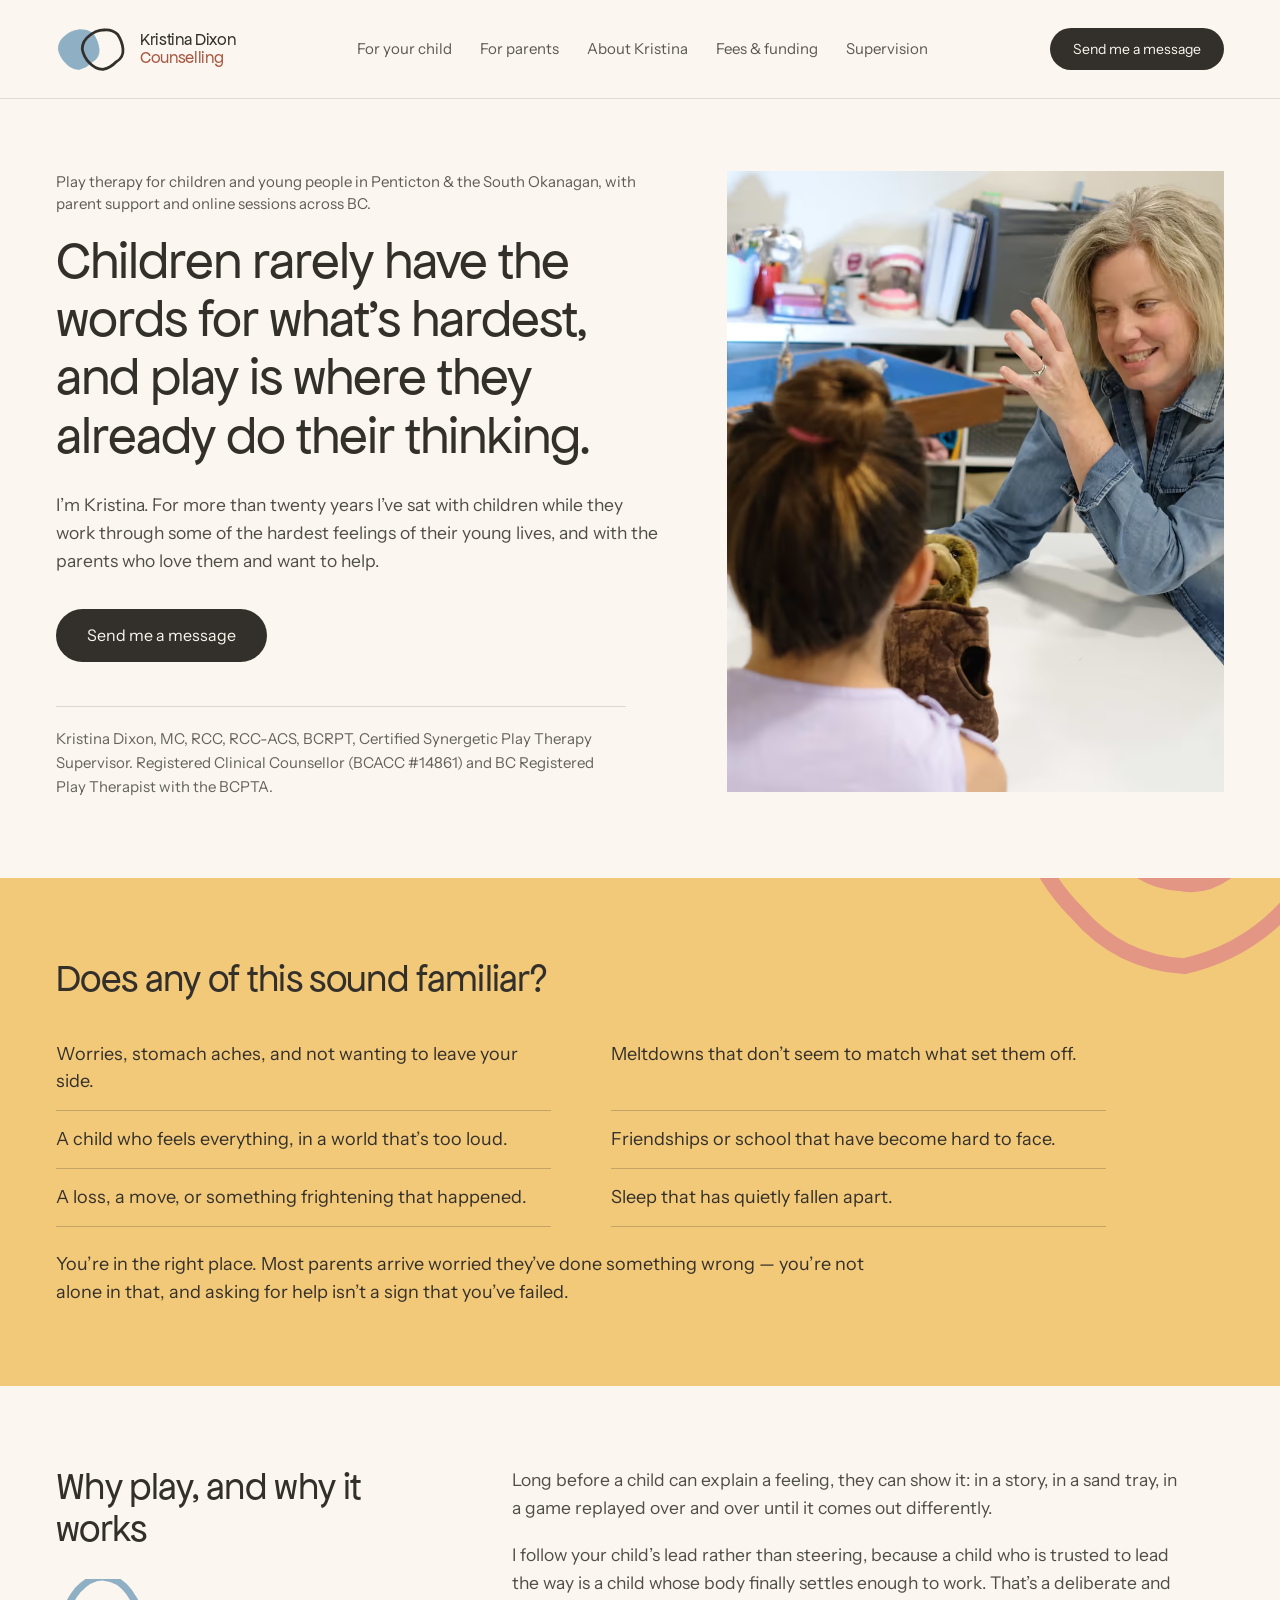
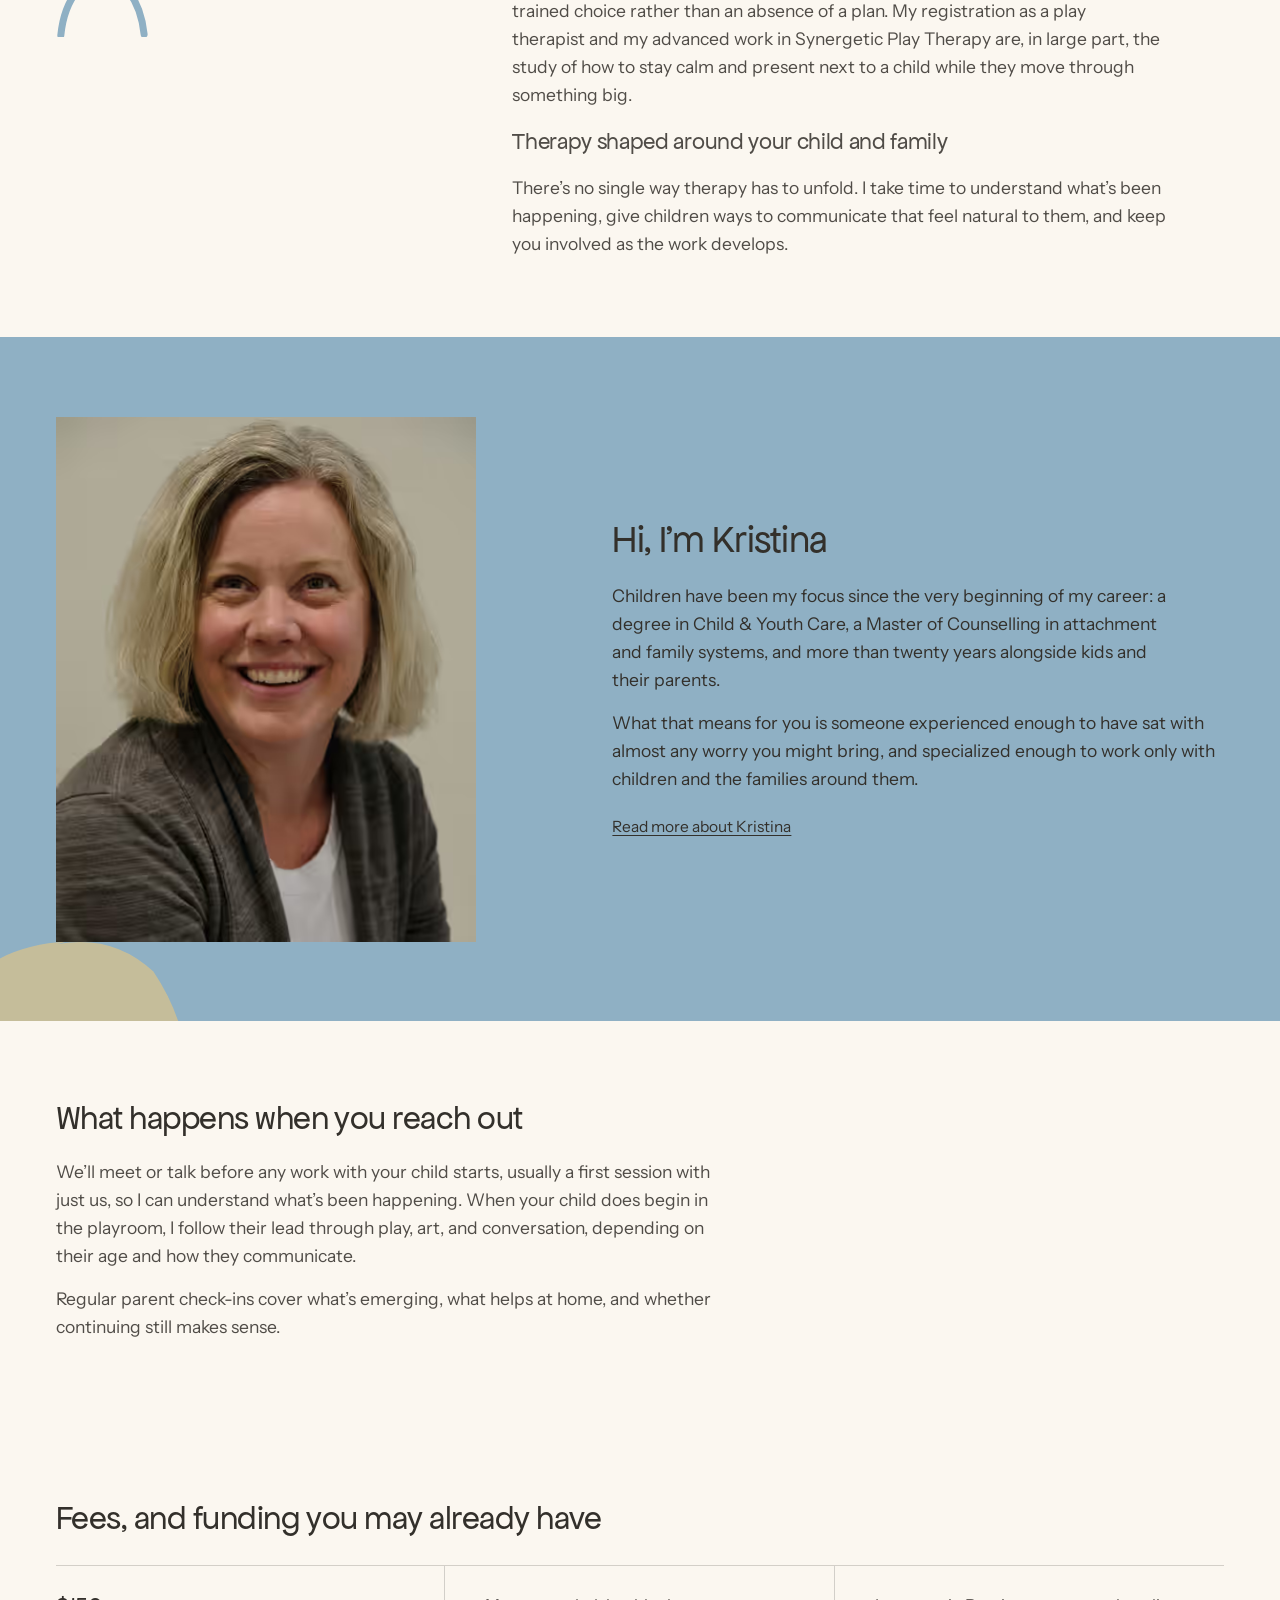
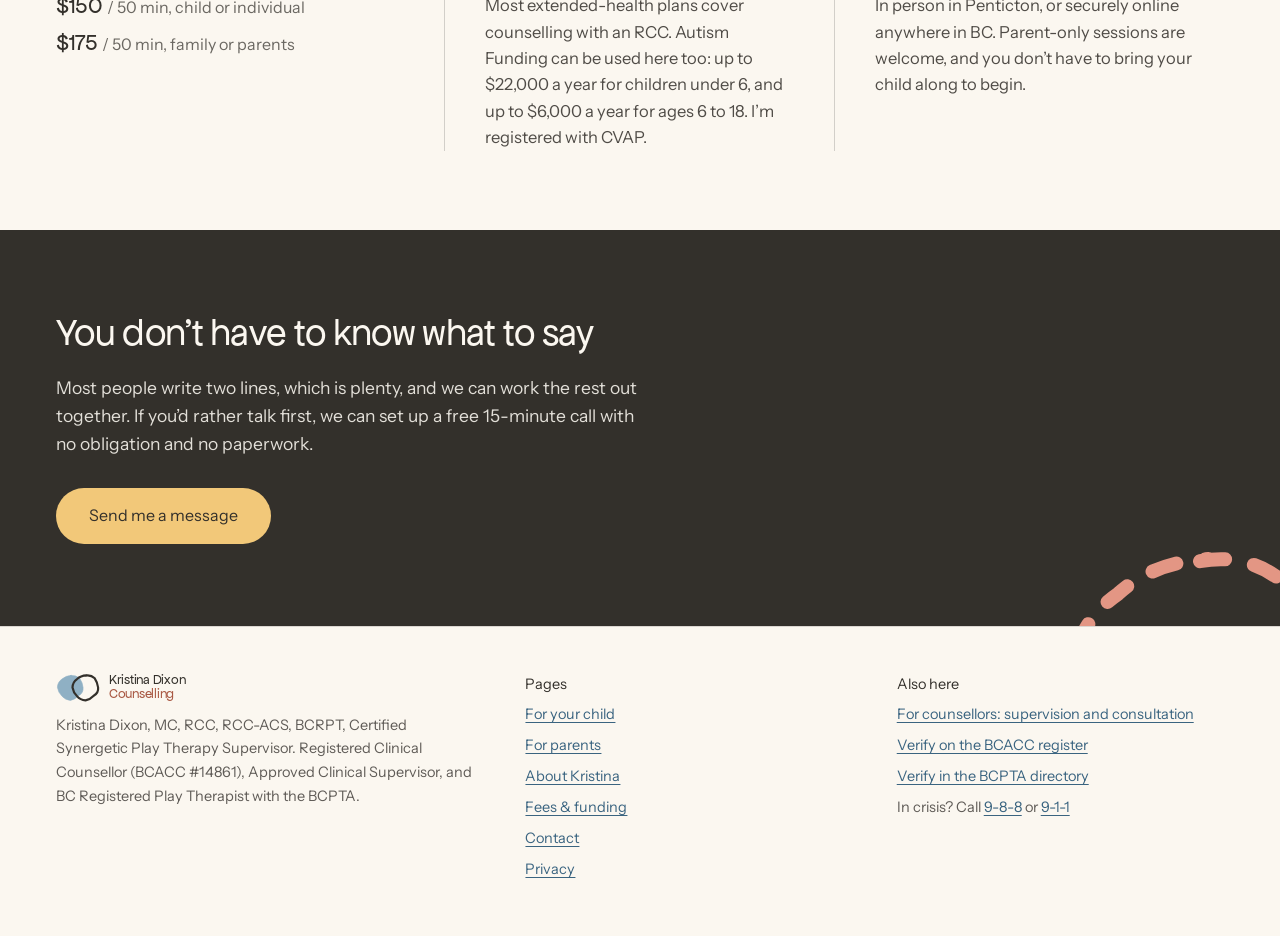
<file: index.html>
<!DOCTYPE html>
<html lang="en-CA">
<head>
<meta charset="utf-8">
<meta name="viewport" content="width=device-width, initial-scale=1">
<title>Play Therapy for Children in Penticton | Kristina Dixon, RCC, BCRPT</title>
<meta name="description" content="Registered Clinical Counsellor and BC Registered Play Therapist with 20+ years' experience, working with children and families in Penticton and the South Okanagan.">
<link rel="canonical" href="https://kristinadixon.ca/">
<meta property="og:type" content="website">
<meta property="og:site_name" content="Kristina Dixon Counselling">
<meta property="og:title" content="Play Therapy for Children in Penticton | Kristina Dixon, RCC, BCRPT">
<meta property="og:description" content="Registered Clinical Counsellor and BC Registered Play Therapist with 20+ years' experience, working with children and families in Penticton and the South Okanagan.">
<meta property="og:url" content="https://kristinadixon.ca/">
<meta property="og:locale" content="en_CA">
<meta property="og:image" content="https://kristinadixon.ca/assets/img/og-home-1200.jpg">
<meta property="og:image:width" content="1200">
<meta property="og:image:height" content="630">
<meta property="og:image:alt" content="A child at the play-room table, seen from over the shoulder, holding a tree-stump puppet among soft toys, with the sand tray behind.">
<meta name="twitter:card" content="summary_large_image">
<meta name="twitter:image" content="https://kristinadixon.ca/assets/img/og-home-1200.jpg">
<meta name="theme-color" content="#FBF7F0">
<link rel="icon" href="favicon.svg" type="image/svg+xml">
<link rel="preload" href="assets/fonts/apfel-grotezk-regular.woff2" as="font" type="font/woff2" crossorigin>
<link rel="preload" href="assets/fonts/instrument-sans-latin.woff2" as="font" type="font/woff2" crossorigin>
<link rel="preload" as="image" type="image/avif" imagesrcset="assets/img/hero-840.avif 840w, assets/img/hero-1700.avif 1700w" imagesizes="(min-width: 901px) 45vw, 92vw" fetchpriority="high">
<link rel="stylesheet" href="assets/css/site.css">
<script async src="https://www.googletagmanager.com/gtag/js?id=G-G0EFPKYL7X"></script>
<script src="assets/js/analytics.js" defer></script>
</head>
<body class="has-sticky-cta">

<a class="skip-link" href="#main">Skip to the main content</a>

<header class="site-header">
  <div class="wrap site-header__inner">
    <a class="lockup" href="index.html" aria-label="Kristina Dixon Counselling, home">
      <svg class="mark" width="70" height="46" viewBox="0 0 152 100" fill="none" stroke-linecap="round" aria-hidden="true" focusable="false"><path d="M50 9 Q68.4 5.7 81.8 18.2 Q91.6 32.8 93.5 50 Q95.3 68.8 78.3 78.3 Q66.8 90.7 50 94.5 Q32 93.4 20.3 79.7 Q7.9 67.4 5 50 Q5.2 31.4 20.7 20.7 Q33.1 9.3 53 8.2 Z" fill="#8FB0C4" stroke="#8FB0C4" stroke-width="1.7"></path><path d="M50 9 Q68.4 5.7 81.8 18.2 Q91.6 32.8 93.5 50 Q95.3 68.8 78.3 78.3 Q66.8 90.7 50 94.5 Q32 93.4 20.3 79.7 Q7.9 67.4 5 50 Q5.2 31.4 20.7 20.7 Q33.1 9.3 53 8.2" fill="none" stroke="#33302B" stroke-width="6" transform="translate(52 0)"></path></svg>
      <span class="lockup__name">Kristina Dixon<span class="lockup__tail"><br>Counselling</span></span>
    </a>

    <nav class="nav" aria-label="Main">
      <a class="nav__link" href="play-therapy.html">For your child</a>
      <a class="nav__link" href="for-parents.html">For parents</a>
      <a class="nav__link" href="about.html">About Kristina</a>
      <a class="nav__link" href="fees.html">Fees &amp; funding</a>
      <a class="nav__link" href="for-counsellors.html">Supervision</a>
    </nav>

    <div class="header__actions">
      <a class="btn btn--header" href="contact.html">Send me a message</a>
      <details class="menu">
        <summary class="menu-toggle">Menu</summary>
        <nav class="menu-sheet" aria-label="Menu">
          <div class="wrap menu-sheet__list">
            <a href="play-therapy.html">For your child</a>
            <a href="for-parents.html">For parents</a>
            <a href="about.html">About Kristina</a>
            <a href="fees.html">Fees &amp; funding</a>
            <a href="for-counsellors.html">Clinical Supervision &amp; Consultation</a>
            <a href="contact.html">Send me a message</a>
          </div>
        </nav>
      </details>
    </div>
  </div>
</header>

<main id="main">

  <section class="section hero">
    <div class="wrap split">
      <div class="hero__enter">
        <p class="hero__eyebrow">Play therapy for children and young people in Penticton &amp; the South Okanagan, with parent support and online sessions across BC.</p>
        <h1 class="d d-53 hero__title balance">Children rarely have the words for what&rsquo;s hardest, and play is where they already do their thinking.</h1>
        <div class="prose">
          <p>I&rsquo;m Kristina. For more than twenty years I&rsquo;ve sat with children while they work through some of the hardest feelings of their young lives, and with the parents who love them and want to help.</p>
        </div>
        <div class="cta-row">
          <a class="btn btn--primary" href="contact.html">Send me a message</a>
        </div>
        <p class="hero__credential">Kristina Dixon, MC, RCC, RCC-ACS, BCRPT, Certified Synergetic Play Therapy Supervisor. Registered Clinical Counsellor (BCACC #14861) and BC Registered Play Therapist with the BCPTA.</p>
      </div>

      <div class="photo-cell">
        <div class="photo photo--4x5">
          <picture>
            <source type="image/avif" srcset="assets/img/hero-840.avif 840w, assets/img/hero-1700.avif 1700w" sizes="(min-width: 901px) 45vw, 92vw">
            <source type="image/webp" srcset="assets/img/hero-840.webp 840w, assets/img/hero-1700.webp 1700w" sizes="(min-width: 901px) 45vw, 92vw">
            <img src="assets/img/hero-840.jpg" width="1700" height="2125" alt="A child, seen from behind, holds a puppet up across the play-room table to Kristina, who smiles back with one hand raised. The sand tray sits on the shelf behind them." fetchpriority="high" decoding="async">
          </picture>
        </div>
      </div>
    </div>
  </section>

  <section class="section block--yellow">
    <svg class="shape shape--recognition" viewBox="0 0 100 100" fill="none" stroke="#E39684" stroke-width="4.4" stroke-linecap="round" aria-hidden="true" focusable="false"><path d="M50 9 Q68.4 5.7 81.8 18.2 Q91.6 32.8 93.5 50 Q95.3 68.8 78.3 78.3 Q66.8 90.7 50 94.5 Q32 93.4 20.3 79.7 Q7.9 67.4 5 50 Q5.2 31.4 20.7 20.7 Q33.1 9.3 53 8.2"></path><path d="M50 28 Q59.5 25.8 66.5 33.5 Q72.5 40 71.5 50 Q72.5 60.5 64 66.5 Q57 72.8 49.5 71.5 Q39.5 71 34 64.5 Q28.2 58 28.5 49.5 Q27.8 39.5 34.5 33.5 Q41.5 27.2 53 27.8"></path></svg>
    <div class="wrap">
      <h2 class="d d-38">Does any of this sound familiar?</h2>
      <ul class="rule-list list-narrow">
        <li>Worries, stomach aches, and not wanting to leave your side.</li>
        <li>Meltdowns that don&rsquo;t seem to match what set them off.</li>
        <li>A child who feels everything, in a world that&rsquo;s too loud.</li>
        <li>Friendships or school that have become hard to face.</li>
        <li>A loss, a move, or something frightening that happened.</li>
        <li>Sleep that has quietly fallen apart.</li>
      </ul>
      <p class="block__coda">You&rsquo;re in the right place. Most parents arrive worried they&rsquo;ve done something wrong &mdash; you&rsquo;re not alone in that, and asking for help isn&rsquo;t a sign that you&rsquo;ve failed.</p>
    </div>
  </section>

  <section class="section">
    <div class="wrap split--aside">
      <div>
        <h2 class="d d-38">Why play, and why it works</h2>
        <svg class="aside-shape" width="92" height="58" viewBox="12 20 76 62" fill="none" stroke="#8FB0C4" stroke-width="7.5" stroke-linecap="round" aria-hidden="true" focusable="false"><path d="M6 80 Q9 50 24 32 Q38 17 52 18 Q68 19 79 34 Q92 51 95 79"></path></svg>
      </div>
      <div class="prose prose--loose">
        <p>Long before a child can explain a feeling, they can show it: in a story, in a sand tray, in a game replayed over and over until it comes out differently.</p>
        <p>I follow your child&rsquo;s lead rather than steering, because a child who is trusted to lead the way is a child whose body finally settles enough to work. That&rsquo;s a deliberate and trained choice rather than an absence of a plan. My registration as a play therapist and my advanced work in Synergetic Play Therapy are, in large part, the study of how to stay calm and present next to a child while they move through something big.</p>
        <h3 class="d d-23">Therapy shaped around your child and family</h3>
          <p>There&rsquo;s no single way therapy has to unfold. I take time to understand what&rsquo;s been happening, give children ways to communicate that feel natural to them, and keep you involved as the work develops.</p>
      </div>
    </div>
  </section>

  <section class="section block--sky">
    <svg class="shape shape--kristina" viewBox="0 0 100 100" fill="none" aria-hidden="true" focusable="false"><path d="M50 9 Q68.4 5.7 81.8 18.2 Q91.6 32.8 93.5 50 Q95.3 68.8 78.3 78.3 Q66.8 90.7 50 94.5 Q32 93.4 20.3 79.7 Q7.9 67.4 5 50 Q5.2 31.4 20.7 20.7 Q33.1 9.3 53 8.2 Z" fill="#F2C879" opacity=".55"></path></svg>
    <div class="wrap split--flip split--middle split--photo-first">
      <div class="photo-cell">
        <div class="photo photo--4x5 photo--inset">
          <picture>
            <source type="image/avif" srcset="assets/img/portrait-440.avif 440w, assets/img/portrait-900.avif 900w" sizes="(min-width: 901px) 420px, 92vw">
            <source type="image/webp" srcset="assets/img/portrait-440.webp 440w, assets/img/portrait-900.webp 900w" sizes="(min-width: 901px) 420px, 92vw">
            <img src="assets/img/portrait-440.jpg" width="900" height="1125" alt="Kristina Dixon, smiling, in a grey cardigan against a plain wall." loading="lazy" decoding="async">
          </picture>
        </div>
      </div>
      <div>
        <h2 class="d d-38">Hi, I&rsquo;m Kristina</h2>
        <div class="prose">
          <p>Children have been my focus since the very beginning of my career: a degree in Child &amp; Youth Care, a Master of Counselling in attachment and family systems, and more than twenty years alongside kids and their parents.</p>
          <p>What that means for you is someone experienced enough to have sat with almost any worry you might bring, and specialized enough to work only with children and the families around them.</p>
        </div>
        <p class="after"><a href="about.html">Read more about Kristina</a></p>
      </div>
    </div>
  </section>

  <section class="section">
    <div class="wrap">
      <h2 class="d d-33">What happens when you reach out</h2>
      <div class="prose">
        <p>We&rsquo;ll meet or talk before any work with your child starts, usually a first session with just us, so I can understand what&rsquo;s been happening. When your child does begin in the playroom, I follow their lead through play, art, and conversation, depending on their age and how they communicate.</p>
        <p>Regular parent check-ins cover what&rsquo;s emerging, what helps at home, and whether continuing still makes sense.</p>
      </div>
    </div>
  </section>


  <section class="section">
    <div class="wrap">
      <h2 class="d d-33">Fees, and funding you may already have</h2>
      <div class="trio">
        <div>
          <p class="price"><span class="d d-23">$150</span> <span class="price__unit">/ 50 min, child or individual</span></p>
          <p class="price"><span class="d d-23">$175</span> <span class="price__unit">/ 50 min, family or parents</span></p>
        </div>
        <div>
          <p class="cell__body">Most extended-health plans cover counselling with an RCC. Autism Funding can be used here too: up to $22,000 a year for children under 6, and up to $6,000 a year for ages 6 to 18. I&rsquo;m registered with CVAP.</p>
        </div>
        <div>
          <p class="cell__body">In person in Penticton, or securely online anywhere in BC. Parent-only sessions are welcome, and you don&rsquo;t have to bring your child along to begin.</p>
        </div>
      </div>
    </div>
  </section>

  <section class="closer on-charcoal">
    <svg class="shape shape--closer" viewBox="0 0 100 100" fill="none" stroke="#E39684" stroke-width="5" stroke-dasharray="9 10.5" stroke-linecap="round" aria-hidden="true" focusable="false"><path d="M50 9 Q68.4 5.7 81.8 18.2 Q91.6 32.8 93.5 50 Q95.3 68.8 78.3 78.3 Q66.8 90.7 50 94.5 Q32 93.4 20.3 79.7 Q7.9 67.4 5 50 Q5.2 31.4 20.7 20.7 Q33.1 9.3 53 8.2"></path></svg>
    <div class="wrap">
      <h2 class="d d-38 closer__title">You don&rsquo;t have to know what to say</h2>
      <p class="closer__body">Most people write two lines, which is plenty, and we can work the rest out together. If you&rsquo;d rather talk first, we can set up a free 15-minute call with no obligation and no paperwork.</p>
      <div class="closer__actions">
        <a class="btn btn--yellow" href="contact.html">Send me a message</a>
      </div>
    </div>
  </section>

</main>

<footer class="site-footer">
  <div class="wrap site-footer__inner">
    <div class="footer-col">
      <a class="footer-lockup" href="index.html">
        <svg class="mark" width="44" height="29" viewBox="0 0 152 100" fill="none" stroke-linecap="round" aria-hidden="true" focusable="false"><path d="M50 9 Q68.4 5.7 81.8 18.2 Q91.6 32.8 93.5 50 Q95.3 68.8 78.3 78.3 Q66.8 90.7 50 94.5 Q32 93.4 20.3 79.7 Q7.9 67.4 5 50 Q5.2 31.4 20.7 20.7 Q33.1 9.3 53 8.2 Z" fill="#8FB0C4" stroke="#8FB0C4" stroke-width="2.1"></path><path d="M50 9 Q68.4 5.7 81.8 18.2 Q91.6 32.8 93.5 50 Q95.3 68.8 78.3 78.3 Q66.8 90.7 50 94.5 Q32 93.4 20.3 79.7 Q7.9 67.4 5 50 Q5.2 31.4 20.7 20.7 Q33.1 9.3 53 8.2" fill="none" stroke="#33302B" stroke-width="7.5" transform="translate(52 0)"></path></svg>
        <span class="footer-lockup__name">Kristina Dixon<span class="footer-lockup__tail"><br>Counselling</span></span>
      </a>
      <p>Kristina Dixon, MC, RCC, RCC-ACS, BCRPT, Certified Synergetic Play Therapy Supervisor. Registered Clinical Counsellor (BCACC #14861), Approved Clinical Supervisor, and BC Registered Play Therapist with the BCPTA.</p>
    </div>
    <nav class="footer-col" aria-label="Pages">
      <span class="footer-col__head">Pages</span>
      <a href="play-therapy.html">For your child</a>
      <a href="for-parents.html">For parents</a>
      <a href="about.html">About Kristina</a>
      <a href="fees.html">Fees &amp; funding</a>
      <a href="contact.html">Contact</a>
        <a href="privacy.html">Privacy</a>
    </nav>
    <nav class="footer-col" aria-label="Also here">
      <span class="footer-col__head">Also here</span>
      <a href="for-counsellors.html">For counsellors: supervision and consultation</a>
      <a href="https://bcacc.ca/counsellors/kristina-dixon/" rel="noopener">Verify on the BCACC register</a>
      <a href="https://www.bcplaytherapy.ca/membership-account/profile/918/" rel="noopener">Verify in the BCPTA directory</a>
      <span>In crisis? Call <a href="tel:988">9-8-8</a> or <a href="tel:911">9-1-1</a></span>
    </nav>
  </div>
</footer>

<div class="sticky-cta">
  <a class="btn btn--primary" href="contact.html">Send me a message</a>
</div>

<script type="application/ld+json">
{
  "@context": "https://schema.org",
  "@type": "LocalBusiness",
  "@id": "https://kristinadixon.ca/#practice",
  "name": "Kristina Dixon Counselling",
  "url": "https://kristinadixon.ca/",
  "description": "Play therapy for children and counselling for the parents around them, in Penticton and online across British Columbia.",
  "address": {
    "@type": "PostalAddress",
    "addressLocality": "Penticton",
    "addressRegion": "BC",
    "addressCountry": "CA"
  },
  "areaServed": ["Penticton", "Summerland", "Oliver", "Osoyoos", "British Columbia"],
  "employee": {
    "@type": "Person",
    "@id": "https://kristinadixon.ca/about.html#kristina",
    "name": "Kristina Dixon",
    "honorificSuffix": "MC, RCC, RCC-ACS, BCRPT",
    "jobTitle": "Registered Clinical Counsellor and BC Registered Play Therapist",
    "hasCredential": ["RCC BCACC #14861", "RCC-ACS BCACC Approved Clinical Supervisor", "BCRPT BCPTA", "Certified Synergetic Play Therapy Supervisor"]
  }
}
</script>

</body>
</html>
</file>
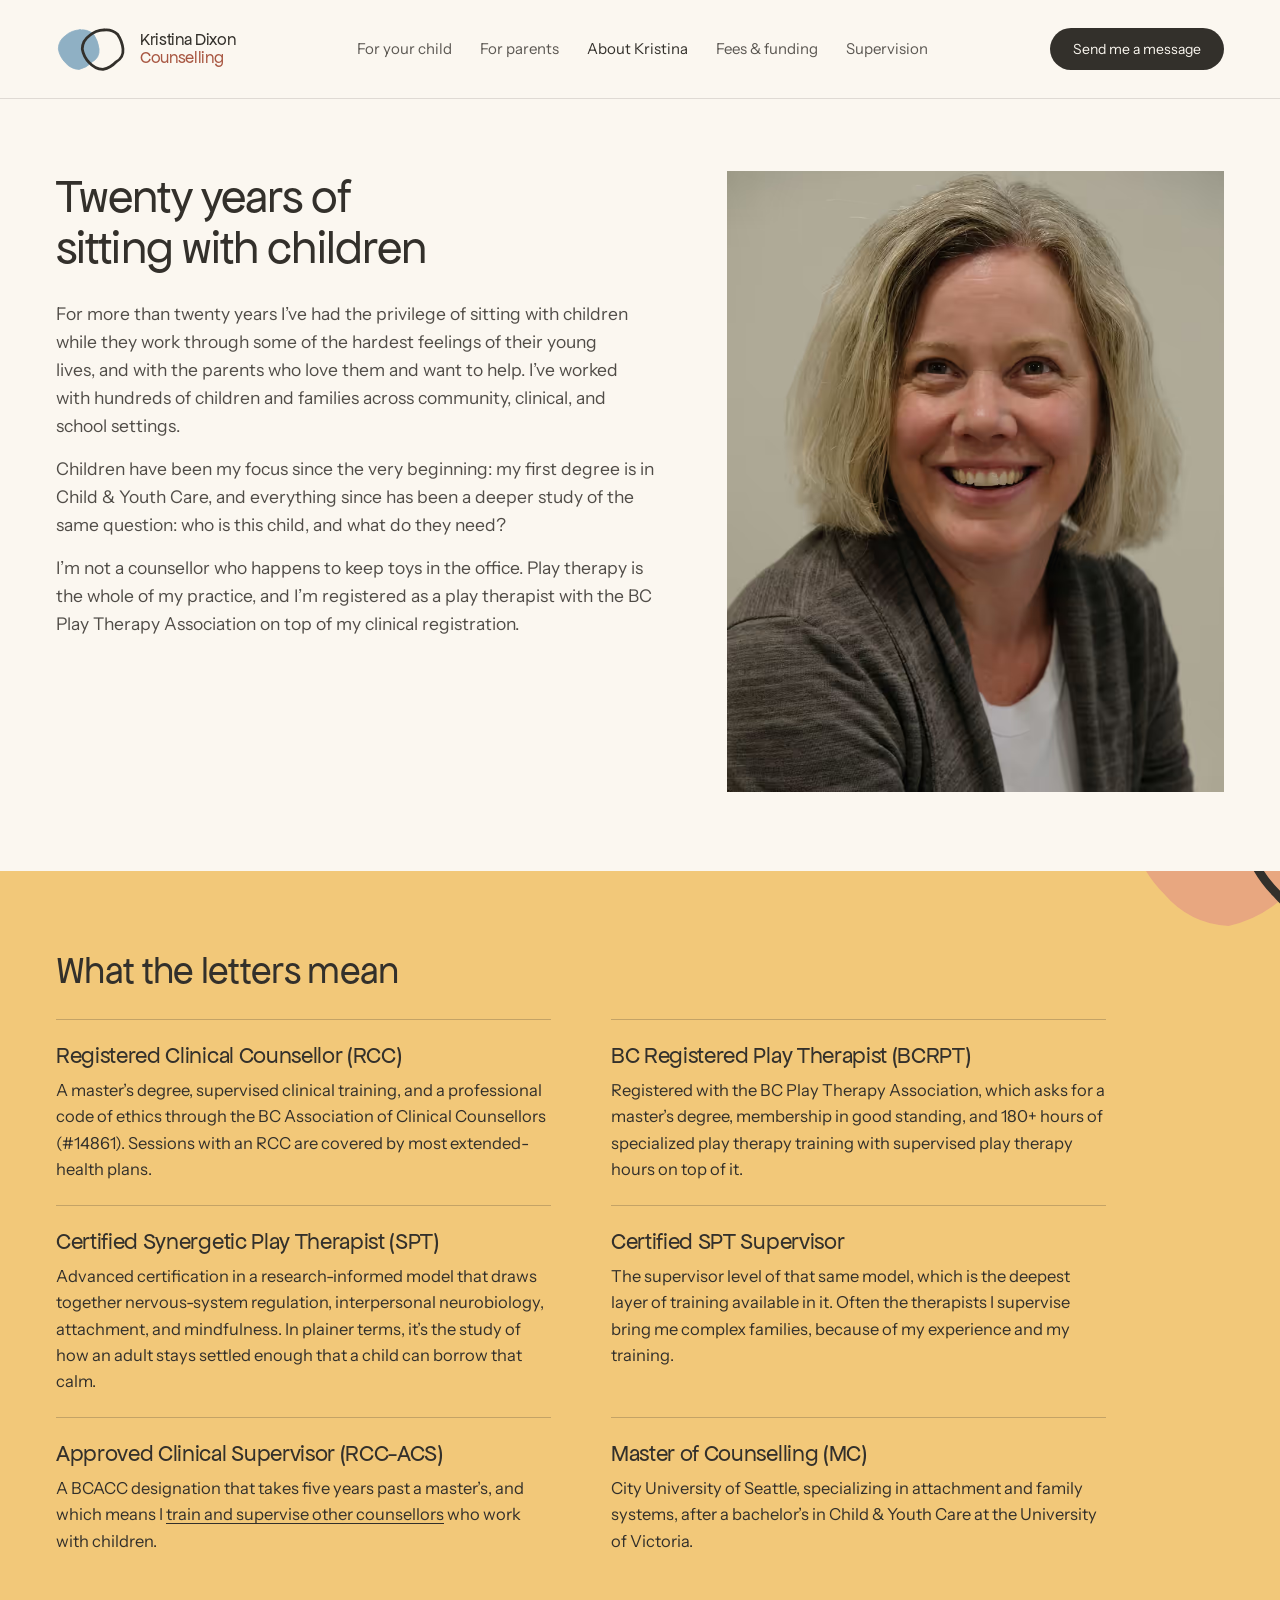
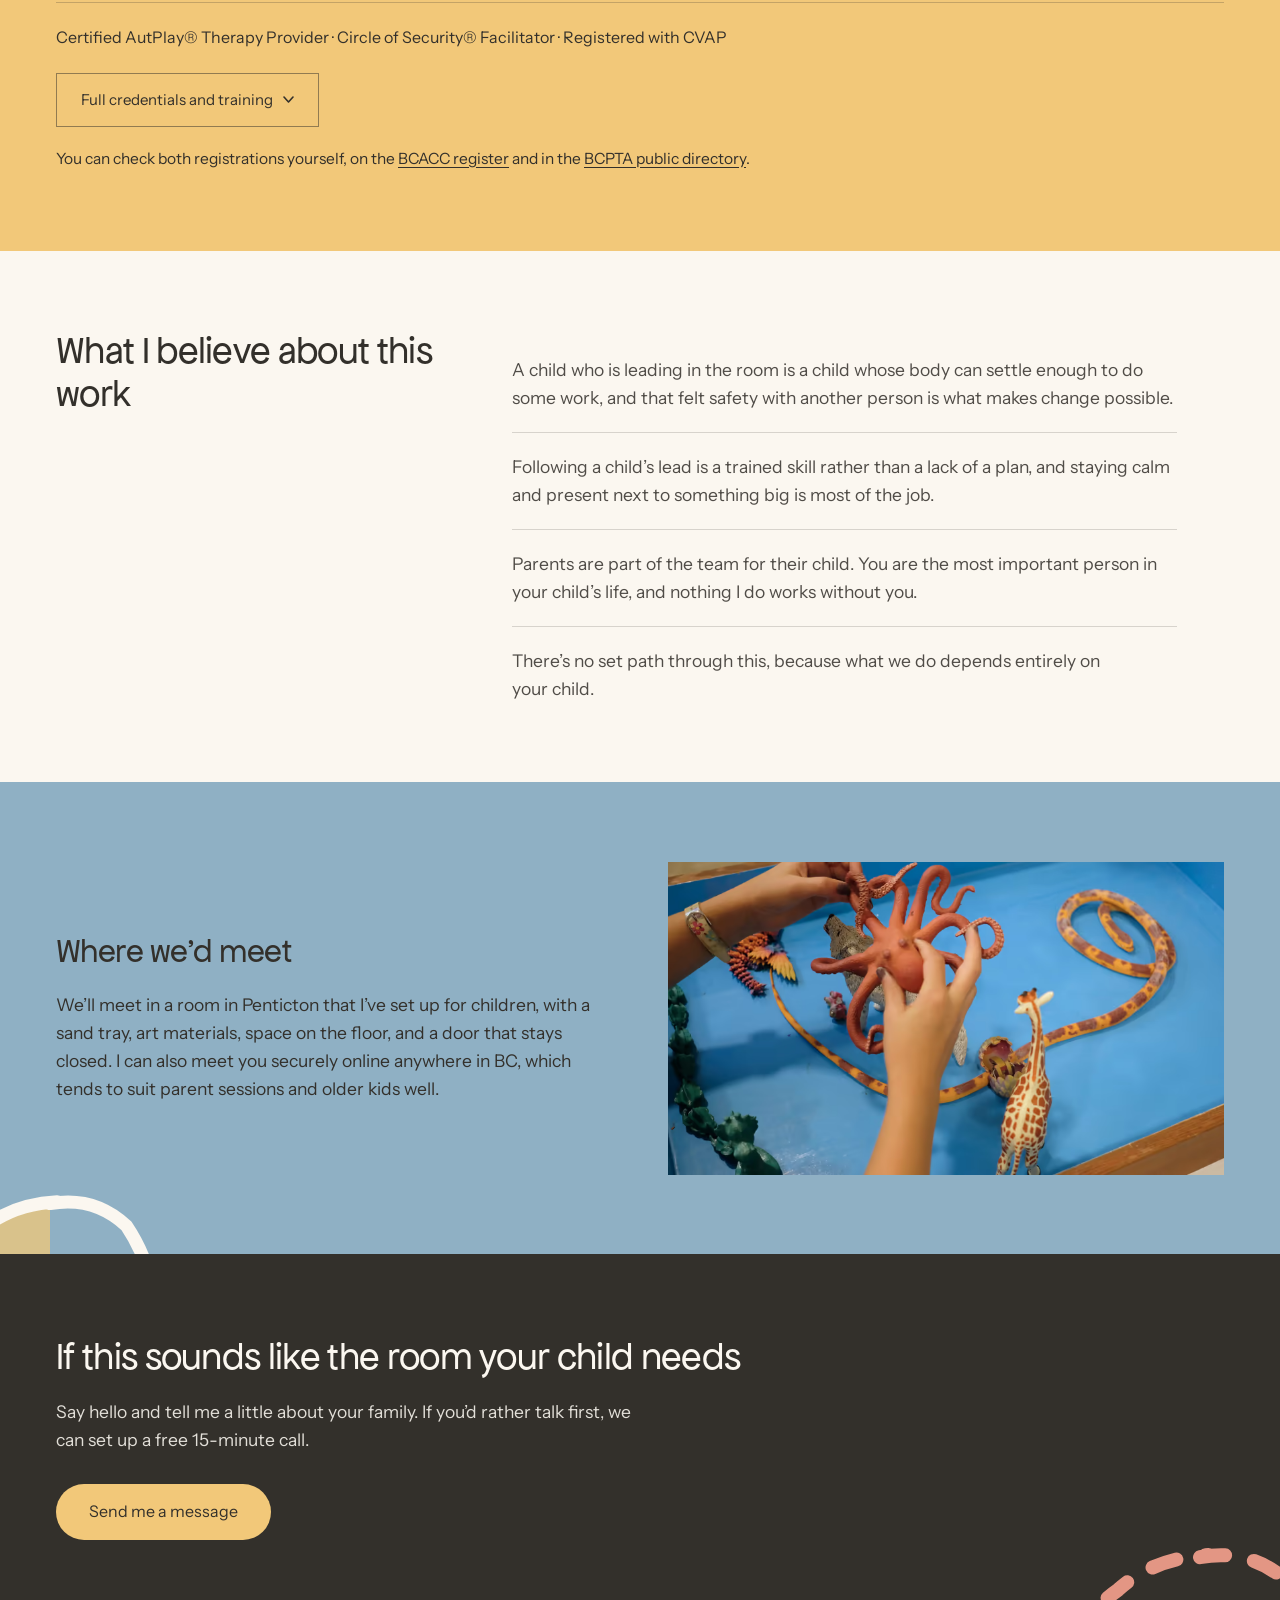
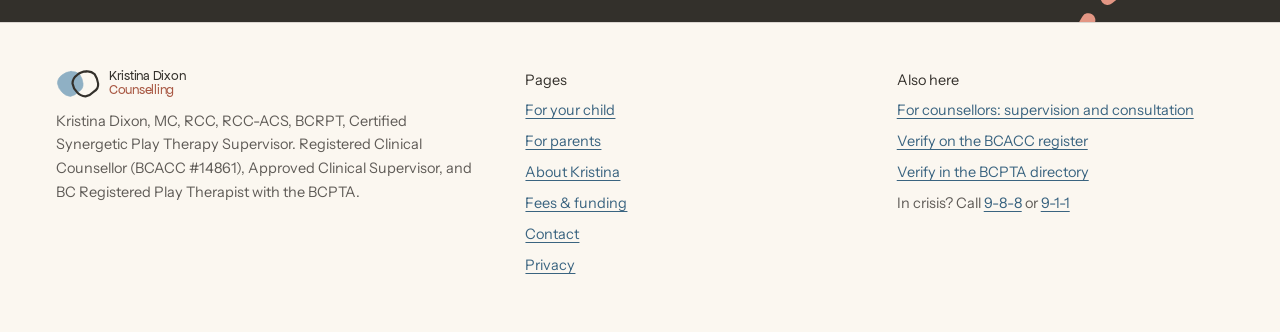
<file: about.html>
<!DOCTYPE html>
<html lang="en-CA">
<head>
<meta charset="utf-8">
<meta name="viewport" content="width=device-width, initial-scale=1">
<title>About Kristina Dixon, RCC, BCRPT | Play Therapist in Penticton</title>
<meta name="description" content="Kristina Dixon, MC, RCC, RCC-ACS, BCRPT — Registered Clinical Counsellor, BCACC Approved Clinical Supervisor and BC Registered Play Therapist in Penticton.">
<link rel="canonical" href="https://kristinadixon.ca/about.html">
<meta property="og:type" content="profile">
<meta property="og:site_name" content="Kristina Dixon Counselling">
<meta property="og:title" content="About Kristina Dixon, RCC, BCRPT | Play Therapist in Penticton">
<meta property="og:description" content="A Registered Clinical Counsellor and BC Registered Play Therapist in Penticton, with more than twenty years alongside children and their families.">
<meta property="og:url" content="https://kristinadixon.ca/about.html">
<meta property="og:locale" content="en_CA">
<meta property="og:image" content="https://kristinadixon.ca/assets/img/og-portrait-1200.jpg">
<meta property="og:image:width" content="1200">
<meta property="og:image:height" content="630">
<meta property="og:image:alt" content="Kristina Dixon, smiling, against a plain wall.">
<meta name="twitter:card" content="summary_large_image">
<meta name="twitter:image" content="https://kristinadixon.ca/assets/img/og-portrait-1200.jpg">
<meta name="theme-color" content="#FBF7F0">
<link rel="icon" href="favicon.svg" type="image/svg+xml">
<link rel="preload" href="assets/fonts/apfel-grotezk-regular.woff2" as="font" type="font/woff2" crossorigin>
<link rel="preload" href="assets/fonts/instrument-sans-latin.woff2" as="font" type="font/woff2" crossorigin>
<link rel="preload" as="image" type="image/avif" imagesrcset="assets/img/portrait-840.avif 840w, assets/img/portrait-1700.avif 1700w" imagesizes="(min-width: 901px) 45vw, 92vw" fetchpriority="high">
<link rel="stylesheet" href="assets/css/site.css">
<script async src="https://www.googletagmanager.com/gtag/js?id=G-G0EFPKYL7X"></script>
<script src="assets/js/analytics.js" defer></script>
</head>
<body class="has-sticky-cta">

<a class="skip-link" href="#main">Skip to the main content</a>

<header class="site-header">
  <div class="wrap site-header__inner">
    <a class="lockup" href="index.html" aria-label="Kristina Dixon Counselling, home">
      <svg class="mark" width="70" height="46" viewBox="0 0 152 100" fill="none" stroke-linecap="round" aria-hidden="true" focusable="false"><path d="M50 9 Q68.4 5.7 81.8 18.2 Q91.6 32.8 93.5 50 Q95.3 68.8 78.3 78.3 Q66.8 90.7 50 94.5 Q32 93.4 20.3 79.7 Q7.9 67.4 5 50 Q5.2 31.4 20.7 20.7 Q33.1 9.3 53 8.2 Z" fill="#8FB0C4" stroke="#8FB0C4" stroke-width="1.7"></path><path d="M50 9 Q68.4 5.7 81.8 18.2 Q91.6 32.8 93.5 50 Q95.3 68.8 78.3 78.3 Q66.8 90.7 50 94.5 Q32 93.4 20.3 79.7 Q7.9 67.4 5 50 Q5.2 31.4 20.7 20.7 Q33.1 9.3 53 8.2" fill="none" stroke="#33302B" stroke-width="6" transform="translate(52 0)"></path></svg>
      <span class="lockup__name">Kristina Dixon<span class="lockup__tail"><br>Counselling</span></span>
    </a>

    <nav class="nav" aria-label="Main">
      <a class="nav__link" href="play-therapy.html">For your child</a>
      <a class="nav__link" href="for-parents.html">For parents</a>
      <a class="nav__link" href="about.html" aria-current="page">About Kristina</a>
      <a class="nav__link" href="fees.html">Fees &amp; funding</a>
      <a class="nav__link" href="for-counsellors.html">Supervision</a>
    </nav>

    <div class="header__actions">
      <a class="btn btn--header" href="contact.html">Send me a message</a>
      <details class="menu">
        <summary class="menu-toggle">Menu</summary>
        <nav class="menu-sheet" aria-label="Menu">
          <div class="wrap menu-sheet__list">
            <a href="play-therapy.html">For your child</a>
            <a href="for-parents.html">For parents</a>
            <a href="about.html" aria-current="page">About Kristina</a>
            <a href="fees.html">Fees &amp; funding</a>
            <a href="for-counsellors.html">Clinical Supervision &amp; Consultation</a>
            <a href="contact.html">Send me a message</a>
          </div>
        </nav>
      </details>
    </div>
  </div>
</header>

<main id="main">

  <section class="section hero">
    <div class="wrap split">
      <div class="hero__enter">
        <h1 class="d d-47 hero__title balance">Twenty years of sitting with children</h1>
        <div class="prose">
          <p>For more than twenty years I&rsquo;ve had the privilege of sitting with children while they work through some of the hardest feelings of their young lives, and with the parents who love them and want to help. I&rsquo;ve worked with hundreds of children and families across community, clinical, and school settings.</p>
          <p>Children have been my focus since the very beginning: my first degree is in Child &amp; Youth Care, and everything since has been a deeper study of the same question: who is this child, and what do they need?</p>
          <p>I&rsquo;m not a counsellor who happens to keep toys in the office. Play therapy is the whole of my practice, and I&rsquo;m registered as a play therapist with the BC Play Therapy Association on top of my clinical registration.</p>
        </div>
      </div>

      <div class="photo-cell">
        <div class="photo photo--4x5">
          <picture>
            <source type="image/avif" srcset="assets/img/portrait-840.avif 840w, assets/img/portrait-1700.avif 1700w" sizes="(min-width: 901px) 45vw, 92vw">
            <source type="image/webp" srcset="assets/img/portrait-840.webp 840w, assets/img/portrait-1700.webp 1700w" sizes="(min-width: 901px) 45vw, 92vw">
            <img src="assets/img/portrait-840.jpg" width="1700" height="2125" alt="Kristina Dixon, smiling, in a grey cardigan against a plain wall." fetchpriority="high" decoding="async">
          </picture>
        </div>
      </div>
    </div>
  </section>

  <section class="section block--yellow">
    <svg class="shape shape--letters" viewBox="0 0 152 100" fill="none" stroke-linecap="round" aria-hidden="true" focusable="false"><path d="M50 9 Q68.4 5.7 81.8 18.2 Q91.6 32.8 93.5 50 Q95.3 68.8 78.3 78.3 Q66.8 90.7 50 94.5 Q32 93.4 20.3 79.7 Q7.9 67.4 5 50 Q5.2 31.4 20.7 20.7 Q33.1 9.3 53 8.2 Z" fill="#E39684" opacity=".65"></path><path d="M50 9 Q68.4 5.7 81.8 18.2 Q91.6 32.8 93.5 50 Q95.3 68.8 78.3 78.3 Q66.8 90.7 50 94.5 Q32 93.4 20.3 79.7 Q7.9 67.4 5 50 Q5.2 31.4 20.7 20.7 Q33.1 9.3 53 8.2" transform="translate(52 0)" stroke="#33302B" stroke-width="4"></path></svg>
    <div class="wrap">
      <h2 class="d d-38">What the letters mean</h2>
      <dl class="defs list-narrow">
        <div>
          <dt class="d d-23">Registered Clinical Counsellor (RCC)</dt>
          <dd>A master&rsquo;s degree, supervised clinical training, and a professional code of ethics through the BC Association of Clinical Counsellors (#14861). Sessions with an RCC are covered by most extended-health plans.</dd>
        </div>
        <div>
          <dt class="d d-23">BC Registered Play Therapist (BCRPT)</dt>
          <dd>Registered with the BC Play Therapy Association, which asks for a master&rsquo;s degree, membership in good standing, and 180+ hours of specialized play therapy training with supervised play therapy hours on top of it.</dd>
        </div>
        <div>
          <dt class="d d-23">Certified Synergetic Play Therapist (SPT)</dt>
          <dd>Advanced certification in a research-informed model that draws together nervous-system regulation, interpersonal neurobiology, attachment, and mindfulness. In plainer terms, it&rsquo;s the study of how an adult stays settled enough that a child can borrow that calm.</dd>
        </div>
        <div>
          <dt class="d d-23">Certified SPT Supervisor</dt>
          <dd>The supervisor level of that same model, which is the deepest layer of training available in it. Often the therapists I supervise bring me complex families, because of my experience and my training.</dd>
        </div>
        <div>
          <dt class="d d-23">Approved Clinical Supervisor (RCC-ACS)</dt>
          <dd>A BCACC designation that takes five years past a master&rsquo;s, and which means I <a href="for-counsellors.html">train and supervise other counsellors</a> who work with children.</dd>
        </div>
        <div>
          <dt class="d d-23">Master of Counselling (MC)</dt>
          <dd>City University of Seattle, specializing in attachment and family systems, after a bachelor&rsquo;s in Child &amp; Youth Care at the University of Victoria.</dd>
        </div>
      </dl>

      <p class="strip">Certified AutPlay&reg; Therapy Provider &middot; Circle of Security&reg; Facilitator &middot; Registered with CVAP</p>

      <details class="disclosure">
        <summary class="disclosure__summary">Full credentials and training <svg class="disclosure__chev" width="11" height="7" viewBox="0 0 11 7" fill="none" stroke="currentColor" stroke-width="1.6" stroke-linecap="round" stroke-linejoin="round" aria-hidden="true" focusable="false"><path d="M1 1 L5.5 6 L10 1"></path></svg></summary>
        <div class="disclosure__body">
          <p>I&rsquo;m a Registered Clinical Counsellor (RCC, BC Association of Clinical Counsellors #14861) and a BC Registered Play Therapist (BCRPT) with the BC Play Therapy Association. I hold a Master of Counselling specializing in attachment and family systems, and a bachelor&rsquo;s degree in Child &amp; Youth Care.</p>
          <p>I also hold advanced certification in Synergetic Play Therapy, including supervisor-level training, am certified in AutPlay&reg; Therapy for neurodivergent children, and am trained in Circle of Security&reg; parenting. As a BCACC Approved Clinical Supervisor, I help train and mentor other counsellors who work with kids.</p>
        </div>
      </details>

      <p class="after">You can check both registrations yourself, on the <a href="https://bcacc.ca/counsellors/kristina-dixon/" rel="noopener">BCACC register</a> and in the <a href="https://www.bcplaytherapy.ca/membership-account/profile/918/" rel="noopener">BCPTA public directory</a>.</p>
    </div>
  </section>

  <section class="section">
    <div class="wrap split--aside">
      <h2 class="d d-38">What I believe about this work</h2>
      <ul class="rule-stack">
        <li>A child who is leading in the room is a child whose body can settle enough to do some work, and that felt safety with another person is what makes change possible.</li>
        <li>Following a child&rsquo;s lead is a trained skill rather than a lack of a plan, and staying calm and present next to something big is most of the job.</li>
        <li>Parents are part of the team for their child. You are the most important person in your child&rsquo;s life, and nothing I do works without you.</li>
        <li>There&rsquo;s no set path through this, because what we do depends entirely on your child.</li>
      </ul>
    </div>
  </section>

  <section class="section block--sky">
    <svg class="shape shape--meet" viewBox="0 0 100 100" fill="none" aria-hidden="true" focusable="false"><path d="M50 9 Q33.1 9.3 20.7 20.7 Q5.2 31.4 5 50 Q7.9 67.4 20.3 79.7 Q32 93.4 50 94.5 Z" fill="#F2C879" opacity=".75"></path><path d="M50 9 Q68.4 5.7 81.8 18.2 Q91.6 32.8 93.5 50 Q95.3 68.8 78.3 78.3 Q66.8 90.7 50 94.5 Q32 93.4 20.3 79.7 Q7.9 67.4 5 50 Q5.2 31.4 20.7 20.7 Q33.1 9.3 53 8.2" stroke="#FBF7F0" stroke-width="5.4" stroke-linecap="round"></path></svg>
    <div class="wrap split--even split--middle">
      <div>
        <h2 class="d d-33">Where we&rsquo;d meet</h2>
        <div class="prose">
          <p>We&rsquo;ll meet in a room in Penticton that I&rsquo;ve set up for children, with a sand tray, art materials, space on the floor, and a door that stays closed. I can also meet you securely online anywhere in BC, which tends to suit parent sessions and older kids well.</p>
        </div>
      </div>
      <div class="photo-cell">
        <div class="photo photo--16x9">
          <picture>
            <source type="image/avif" srcset="assets/img/play-space-840.avif 840w, assets/img/play-space-1700.avif 1700w" sizes="(min-width: 901px) 45vw, 92vw">
            <source type="image/webp" srcset="assets/img/play-space-840.webp 840w, assets/img/play-space-1700.webp 1700w" sizes="(min-width: 901px) 45vw, 92vw">
            <img src="assets/img/play-space-840.jpg" width="1700" height="956" alt="A child's hands lifting a toy octopus out of the blue sand tray, with a coiled snake, a giraffe and a small wolf set out below." loading="lazy" decoding="async">
          </picture>
        </div>
      </div>
    </div>
  </section>

  <section class="closer on-charcoal">
    <svg class="shape shape--closer" viewBox="0 0 100 100" fill="none" stroke="#E39684" stroke-width="5" stroke-dasharray="9 10.5" stroke-linecap="round" aria-hidden="true" focusable="false"><path d="M50 9 Q68.4 5.7 81.8 18.2 Q91.6 32.8 93.5 50 Q95.3 68.8 78.3 78.3 Q66.8 90.7 50 94.5 Q32 93.4 20.3 79.7 Q7.9 67.4 5 50 Q5.2 31.4 20.7 20.7 Q33.1 9.3 53 8.2"></path></svg>
    <div class="wrap">
      <h2 class="d d-38 closer__title">If this sounds like the room your child needs</h2>
      <p class="closer__body">Say hello and tell me a little about your family. If you&rsquo;d rather talk first, we can set up a free 15-minute call.</p>
      <div class="closer__actions">
        <a class="btn btn--yellow" href="contact.html">Send me a message</a>
      </div>
    </div>
  </section>

</main>

<footer class="site-footer">
  <div class="wrap site-footer__inner">
    <div class="footer-col">
      <a class="footer-lockup" href="index.html">
        <svg class="mark" width="44" height="29" viewBox="0 0 152 100" fill="none" stroke-linecap="round" aria-hidden="true" focusable="false"><path d="M50 9 Q68.4 5.7 81.8 18.2 Q91.6 32.8 93.5 50 Q95.3 68.8 78.3 78.3 Q66.8 90.7 50 94.5 Q32 93.4 20.3 79.7 Q7.9 67.4 5 50 Q5.2 31.4 20.7 20.7 Q33.1 9.3 53 8.2 Z" fill="#8FB0C4" stroke="#8FB0C4" stroke-width="2.1"></path><path d="M50 9 Q68.4 5.7 81.8 18.2 Q91.6 32.8 93.5 50 Q95.3 68.8 78.3 78.3 Q66.8 90.7 50 94.5 Q32 93.4 20.3 79.7 Q7.9 67.4 5 50 Q5.2 31.4 20.7 20.7 Q33.1 9.3 53 8.2" fill="none" stroke="#33302B" stroke-width="7.5" transform="translate(52 0)"></path></svg>
        <span class="footer-lockup__name">Kristina Dixon<span class="footer-lockup__tail"><br>Counselling</span></span>
      </a>
      <p>Kristina Dixon, MC, RCC, RCC-ACS, BCRPT, Certified Synergetic Play Therapy Supervisor. Registered Clinical Counsellor (BCACC #14861), Approved Clinical Supervisor, and BC Registered Play Therapist with the BCPTA.</p>
    </div>
    <nav class="footer-col" aria-label="Pages">
      <span class="footer-col__head">Pages</span>
      <a href="play-therapy.html">For your child</a>
      <a href="for-parents.html">For parents</a>
      <a href="about.html" aria-current="page">About Kristina</a>
      <a href="fees.html">Fees &amp; funding</a>
      <a href="contact.html">Contact</a>
        <a href="privacy.html">Privacy</a>
    </nav>
    <nav class="footer-col" aria-label="Also here">
      <span class="footer-col__head">Also here</span>
      <a href="for-counsellors.html">For counsellors: supervision and consultation</a>
      <a href="https://bcacc.ca/counsellors/kristina-dixon/" rel="noopener">Verify on the BCACC register</a>
      <a href="https://www.bcplaytherapy.ca/membership-account/profile/918/" rel="noopener">Verify in the BCPTA directory</a>
      <span>In crisis? Call <a href="tel:988">9-8-8</a> or <a href="tel:911">9-1-1</a></span>
    </nav>
  </div>
</footer>

<div class="sticky-cta">
  <a class="btn btn--primary" href="contact.html">Send me a message</a>
</div>

<script type="application/ld+json">
{
  "@context": "https://schema.org",
  "@type": "Person",
  "@id": "https://kristinadixon.ca/about.html#kristina",
  "name": "Kristina Dixon",
  "honorificSuffix": "MC, RCC, RCC-ACS, BCRPT",
  "jobTitle": "Registered Clinical Counsellor and BC Registered Play Therapist",
  "url": "https://kristinadixon.ca/about.html",
  "knowsAbout": ["Play therapy", "Child counselling", "Synergetic Play Therapy", "AutPlay Therapy", "Circle of Security", "Attachment and family systems"],
  "hasCredential": [
    "RCC BCACC #14861",
    "BCRPT BCPTA",
    "Certified Synergetic Play Therapist",
    "Certified Synergetic Play Therapy Supervisor",
    "RCC-ACS BCACC Approved Clinical Supervisor",
    "Master of Counselling"
  ],
  "alumniOf": [
    { "@type": "CollegeOrUniversity", "name": "City University of Seattle" },
    { "@type": "CollegeOrUniversity", "name": "University of Victoria" }
  ],
  "worksFor": { "@id": "https://kristinadixon.ca/#practice" }
}
</script>

</body>
</html>
</file>
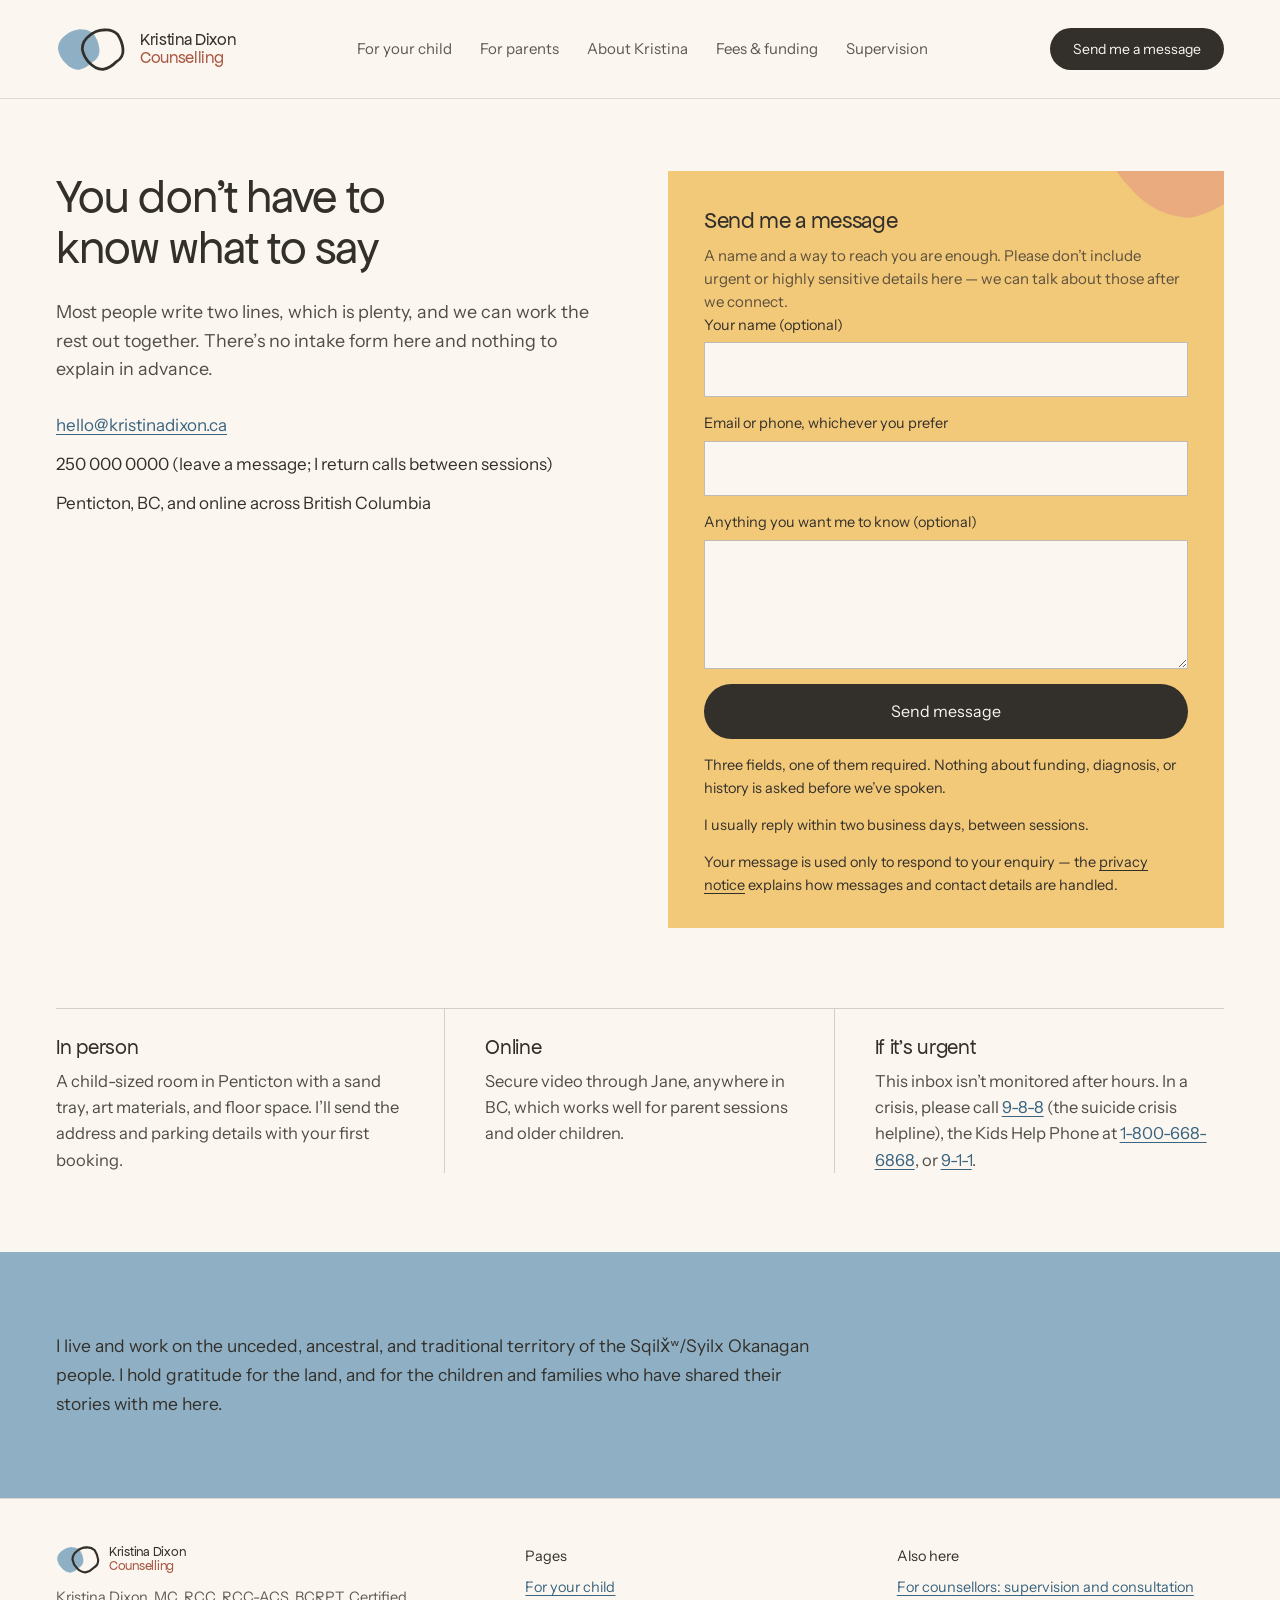
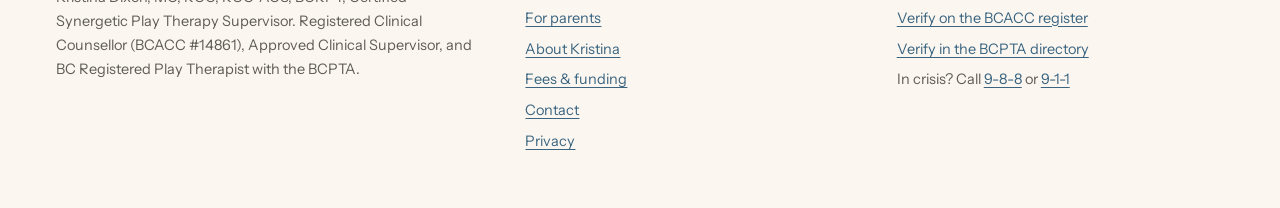
<file: contact.html>
<!DOCTYPE html>
<html lang="en-CA">
<head>
<meta charset="utf-8">
<meta name="viewport" content="width=device-width, initial-scale=1">
<title>Contact | Child Counsellor and Play Therapist in Penticton | Kristina Dixon</title>
<meta name="description" content="Send a short message to Kristina Dixon, RCC, BCRPT. Three fields, one of them required, and no intake form before we've spoken. Penticton and online across BC.">
<link rel="canonical" href="https://kristinadixon.ca/contact.html">
<meta property="og:type" content="website">
<meta property="og:site_name" content="Kristina Dixon Counselling">
<meta property="og:title" content="Contact | Child Counsellor and Play Therapist in Penticton">
<meta property="og:description" content="Send a short message to Kristina Dixon, RCC, BCRPT. Three fields, one of them required, and no intake form before we've spoken.">
<meta property="og:url" content="https://kristinadixon.ca/contact.html">
<meta property="og:locale" content="en_CA">
<meta property="og:image" content="https://kristinadixon.ca/assets/img/og-portrait-1200.jpg">
<meta property="og:image:width" content="1200">
<meta property="og:image:height" content="630">
<meta property="og:image:alt" content="Kristina Dixon, smiling, against a plain wall.">
<meta name="twitter:card" content="summary_large_image">
<meta name="twitter:image" content="https://kristinadixon.ca/assets/img/og-portrait-1200.jpg">
<meta name="theme-color" content="#FBF7F0">
<link rel="icon" href="favicon.svg" type="image/svg+xml">
<link rel="preload" href="assets/fonts/apfel-grotezk-regular.woff2" as="font" type="font/woff2" crossorigin>
<link rel="preload" href="assets/fonts/instrument-sans-latin.woff2" as="font" type="font/woff2" crossorigin>
<link rel="stylesheet" href="assets/css/site.css">
<script async src="https://www.googletagmanager.com/gtag/js?id=G-G0EFPKYL7X"></script>
<script src="assets/js/analytics.js" defer></script>
<script src="assets/js/site.js" defer></script>
</head>
<body>

<a class="skip-link" href="#main">Skip to the main content</a>

<header class="site-header">
  <div class="wrap site-header__inner">
    <a class="lockup" href="index.html" aria-label="Kristina Dixon Counselling, home">
      <svg class="mark" width="70" height="46" viewBox="0 0 152 100" fill="none" stroke-linecap="round" aria-hidden="true" focusable="false"><path d="M50 9 Q68.4 5.7 81.8 18.2 Q91.6 32.8 93.5 50 Q95.3 68.8 78.3 78.3 Q66.8 90.7 50 94.5 Q32 93.4 20.3 79.7 Q7.9 67.4 5 50 Q5.2 31.4 20.7 20.7 Q33.1 9.3 53 8.2 Z" fill="#8FB0C4" stroke="#8FB0C4" stroke-width="1.7"></path><path d="M50 9 Q68.4 5.7 81.8 18.2 Q91.6 32.8 93.5 50 Q95.3 68.8 78.3 78.3 Q66.8 90.7 50 94.5 Q32 93.4 20.3 79.7 Q7.9 67.4 5 50 Q5.2 31.4 20.7 20.7 Q33.1 9.3 53 8.2" fill="none" stroke="#33302B" stroke-width="6" transform="translate(52 0)"></path></svg>
      <span class="lockup__name">Kristina Dixon<span class="lockup__tail"><br>Counselling</span></span>
    </a>

    <nav class="nav" aria-label="Main">
      <a class="nav__link" href="play-therapy.html">For your child</a>
      <a class="nav__link" href="for-parents.html">For parents</a>
      <a class="nav__link" href="about.html">About Kristina</a>
      <a class="nav__link" href="fees.html">Fees &amp; funding</a>
      <a class="nav__link" href="for-counsellors.html">Supervision</a>
    </nav>

    <div class="header__actions">
      <a class="btn btn--header" href="contact.html" aria-current="page">Send me a message</a>
      <details class="menu">
        <summary class="menu-toggle">Menu</summary>
        <nav class="menu-sheet" aria-label="Menu">
          <div class="wrap menu-sheet__list">
            <a href="play-therapy.html">For your child</a>
            <a href="for-parents.html">For parents</a>
            <a href="about.html">About Kristina</a>
            <a href="fees.html">Fees &amp; funding</a>
            <a href="for-counsellors.html">Clinical Supervision &amp; Consultation</a>
            <a href="contact.html" aria-current="page">Send me a message</a>
          </div>
        </nav>
      </details>
    </div>
  </div>
</header>

<main id="main">

  <section class="section hero">
    <div class="wrap split--even">
      <div class="hero__enter">
        <h1 class="d d-47 hero__title--narrow balance">You don&rsquo;t have to know what to say</h1>
        <p class="lede lede--short">Most people write two lines, which is plenty, and we can work the rest out together. There&rsquo;s no intake form here and nothing to explain in advance.</p>

        <ul class="contact-details">
          <li><a href="mailto:hello@kristinadixon.ca">hello@kristinadixon.ca</a></li>
          <!-- TODO before launch: replace the placeholder number with the real one and
               wrap it in <a href="tel:+1250XXXXXXX"> so taps are trackable. Until then it
               is deliberately not a link, so nobody dials a number that isn't hers. -->
          <li>250 000 0000 (leave a message; I return calls between sessions)</li>
          <li>Penticton, BC, and online across British Columbia</li>
        </ul>

      </div>

      <div class="form-panel">
        <svg class="shape shape--form" viewBox="0 0 100 100" fill="none" aria-hidden="true" focusable="false"><path d="M50 9 Q68.4 5.7 81.8 18.2 Q91.6 32.8 93.5 50 Q95.3 68.8 78.3 78.3 Q66.8 90.7 50 94.5 Q32 93.4 20.3 79.7 Q7.9 67.4 5 50 Q5.2 31.4 20.7 20.7 Q33.1 9.3 53 8.2 Z" fill="#E39684" opacity=".55"></path></svg>

        <h2 class="d d-23">Send me a message</h2>
      <p class="form-panel__note">A name and a way to reach you are enough. Please don&rsquo;t include urgent or highly sensitive details here &mdash; we can talk about those after we connect.</p>

        <form class="form" name="message" method="POST" action="/api/contact" data-message-form>
          <p class="honeypot"><label>Leave this field empty if you are a person: <input name="bot-field" tabindex="-1" autocomplete="off"></label></p>

          <div class="field">
            <label class="field__label" for="field-name">Your name (optional)</label>
            <input class="field__control" id="field-name" name="name" type="text" autocomplete="name">
          </div>

          <div class="field">
            <label class="field__label" for="field-reply">Email or phone, whichever you prefer</label>
            <input class="field__control" id="field-reply" name="reply" type="text" autocomplete="email" required aria-describedby="field-reply-error form-helper" data-required-field>
            <p class="field__error" id="field-reply-error" role="alert" data-field-error></p>
          </div>

          <div class="field">
            <label class="field__label" for="field-note">Anything you want me to know (optional)</label>
            <textarea class="field__control" id="field-note" name="note" rows="4"></textarea>
          </div>

          <button class="form__submit" type="submit">Send message</button>

          <p class="form__error" role="alert" data-form-error></p>

          <p class="form__helper" id="form-helper">Three fields, one of them required. Nothing about funding, diagnosis, or history is asked before we&rsquo;ve spoken.</p>
        <p class="form__helper">I usually reply within two business days, between sessions.</p>
        <p class="form__helper">Your message is used only to respond to your enquiry &mdash; the <a href="privacy.html">privacy notice</a> explains how messages and contact details are handled.</p>
        </form>
      </div>
    </div>
  </section>

  <section class="section section--tight-top">
    <div class="wrap">
      <div class="trio">
        <div>
          <p class="d d-21">In person</p>
          <p class="cell__body">A child-sized room in Penticton with a sand tray, art materials, and floor space. I&rsquo;ll send the address and parking details with your first booking.</p>
        </div>
        <div>
          <p class="d d-21">Online</p>
          <p class="cell__body">Secure video through Jane, anywhere in BC, which works well for parent sessions and older children.</p>
        </div>
        <div>
          <p class="d d-21">If it&rsquo;s urgent</p>
          <p class="cell__body">This inbox isn&rsquo;t monitored after hours. In a crisis, please call <a href="tel:988">9-8-8</a> (the suicide crisis helpline), the Kids Help Phone at <a href="tel:18006686868">1-800-668-6868</a>, or <a href="tel:911">9-1-1</a>.</p>
        </div>
      </div>
    </div>
  </section>

  <section class="section block--sky">
    <div class="wrap">
      <p class="land">I live and work on the unceded, ancestral, and traditional territory of the Sqilx̌ʷ/Syilx Okanagan people. I hold gratitude for the land, and for the children and families who have shared their stories with me here.</p>
    </div>
  </section>

</main>

<footer class="site-footer">
  <div class="wrap site-footer__inner">
    <div class="footer-col">
      <a class="footer-lockup" href="index.html">
        <svg class="mark" width="44" height="29" viewBox="0 0 152 100" fill="none" stroke-linecap="round" aria-hidden="true" focusable="false"><path d="M50 9 Q68.4 5.7 81.8 18.2 Q91.6 32.8 93.5 50 Q95.3 68.8 78.3 78.3 Q66.8 90.7 50 94.5 Q32 93.4 20.3 79.7 Q7.9 67.4 5 50 Q5.2 31.4 20.7 20.7 Q33.1 9.3 53 8.2 Z" fill="#8FB0C4" stroke="#8FB0C4" stroke-width="2.1"></path><path d="M50 9 Q68.4 5.7 81.8 18.2 Q91.6 32.8 93.5 50 Q95.3 68.8 78.3 78.3 Q66.8 90.7 50 94.5 Q32 93.4 20.3 79.7 Q7.9 67.4 5 50 Q5.2 31.4 20.7 20.7 Q33.1 9.3 53 8.2" fill="none" stroke="#33302B" stroke-width="7.5" transform="translate(52 0)"></path></svg>
        <span class="footer-lockup__name">Kristina Dixon<span class="footer-lockup__tail"><br>Counselling</span></span>
      </a>
      <p>Kristina Dixon, MC, RCC, RCC-ACS, BCRPT, Certified Synergetic Play Therapy Supervisor. Registered Clinical Counsellor (BCACC #14861), Approved Clinical Supervisor, and BC Registered Play Therapist with the BCPTA.</p>
    </div>
    <nav class="footer-col" aria-label="Pages">
      <span class="footer-col__head">Pages</span>
      <a href="play-therapy.html">For your child</a>
      <a href="for-parents.html">For parents</a>
      <a href="about.html">About Kristina</a>
      <a href="fees.html">Fees &amp; funding</a>
      <a href="contact.html" aria-current="page">Contact</a>
        <a href="privacy.html">Privacy</a>
    </nav>
    <nav class="footer-col" aria-label="Also here">
      <span class="footer-col__head">Also here</span>
      <a href="for-counsellors.html">For counsellors: supervision and consultation</a>
      <a href="https://bcacc.ca/counsellors/kristina-dixon/" rel="noopener">Verify on the BCACC register</a>
      <a href="https://www.bcplaytherapy.ca/membership-account/profile/918/" rel="noopener">Verify in the BCPTA directory</a>
      <span>In crisis? Call <a href="tel:988">9-8-8</a> or <a href="tel:911">9-1-1</a></span>
    </nav>
  </div>
</footer>

</body>
</html>
</file>
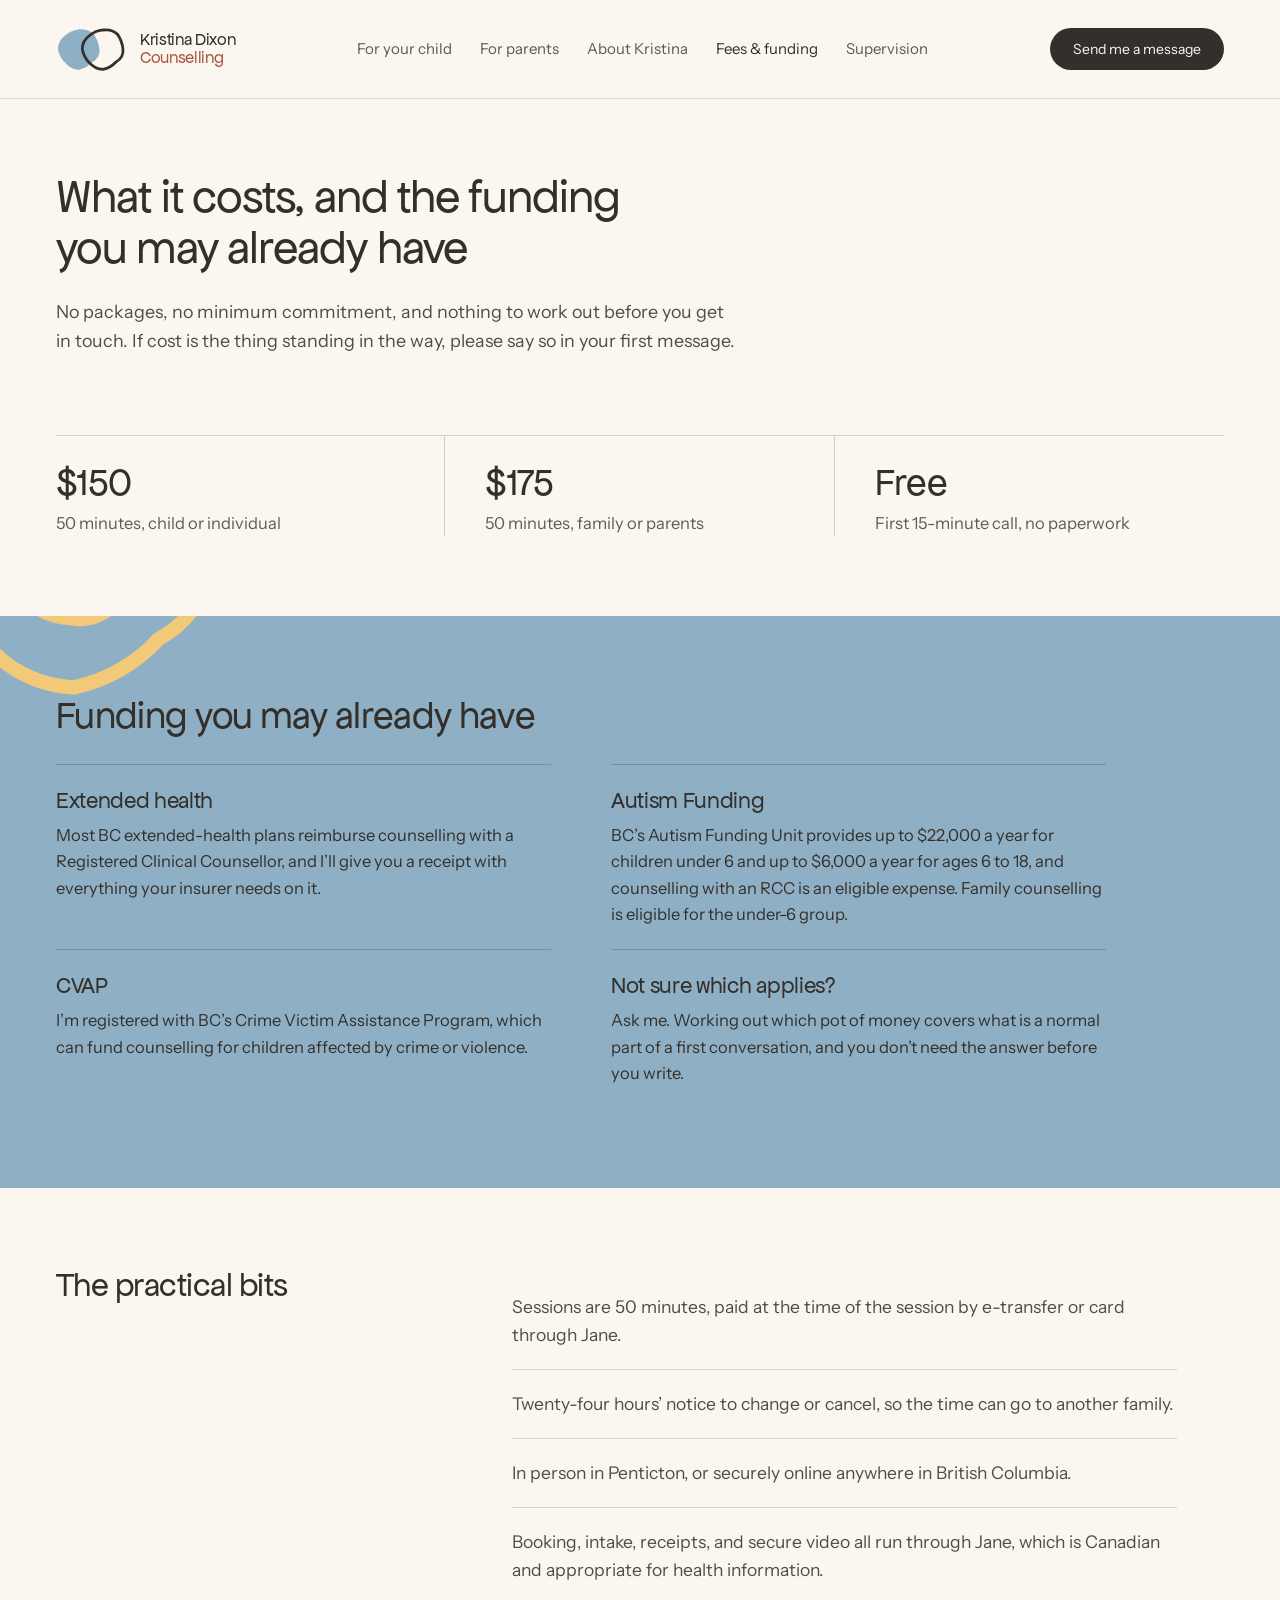
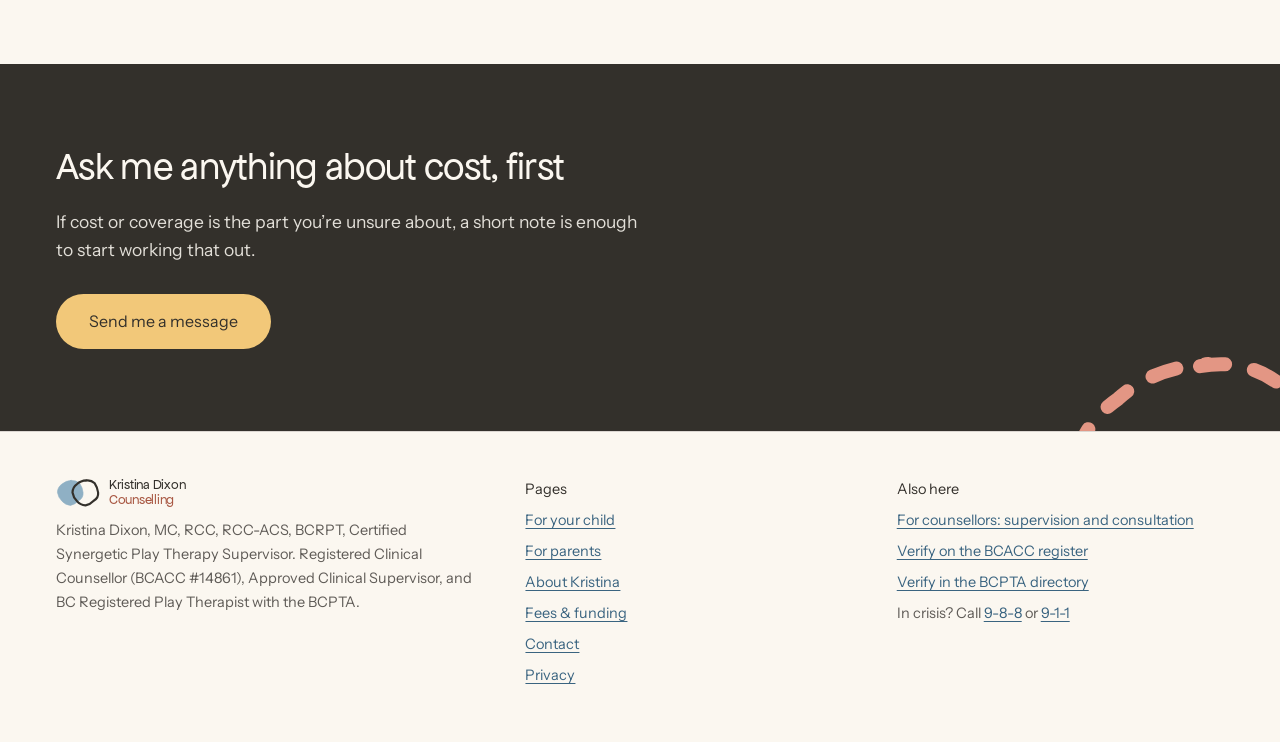
<file: fees.html>
<!DOCTYPE html>
<html lang="en-CA">
<head>
<meta charset="utf-8">
<meta name="viewport" content="width=device-width, initial-scale=1">
<title>Fees &amp; Funding | Child Counsellor in Penticton | Kristina Dixon, RCC</title>
<meta name="description" content="Session fees and the funding that may already cover them: extended health, BC Autism Funding, and CVAP. Play therapy for children in Penticton and online across BC.">
<link rel="canonical" href="https://kristinadixon.ca/fees.html">
<meta property="og:type" content="website">
<meta property="og:site_name" content="Kristina Dixon Counselling">
<meta property="og:title" content="Fees &amp; Funding | Child Counsellor in Penticton">
<meta property="og:description" content="Session fees and the funding that may already cover them: extended health, BC Autism Funding, and CVAP.">
<meta property="og:url" content="https://kristinadixon.ca/fees.html">
<meta property="og:locale" content="en_CA">
<meta property="og:image" content="https://kristinadixon.ca/assets/img/og-portrait-1200.jpg">
<meta property="og:image:width" content="1200">
<meta property="og:image:height" content="630">
<meta property="og:image:alt" content="Kristina Dixon, smiling, against a plain wall.">
<meta name="twitter:card" content="summary_large_image">
<meta name="twitter:image" content="https://kristinadixon.ca/assets/img/og-portrait-1200.jpg">
<meta name="theme-color" content="#FBF7F0">
<link rel="icon" href="favicon.svg" type="image/svg+xml">
<link rel="preload" href="assets/fonts/apfel-grotezk-regular.woff2" as="font" type="font/woff2" crossorigin>
<link rel="preload" href="assets/fonts/instrument-sans-latin.woff2" as="font" type="font/woff2" crossorigin>
<link rel="stylesheet" href="assets/css/site.css">
<script async src="https://www.googletagmanager.com/gtag/js?id=G-G0EFPKYL7X"></script>
<script src="assets/js/analytics.js" defer></script>
</head>
<body class="has-sticky-cta">

<a class="skip-link" href="#main">Skip to the main content</a>

<header class="site-header">
  <div class="wrap site-header__inner">
    <a class="lockup" href="index.html" aria-label="Kristina Dixon Counselling, home">
      <svg class="mark" width="70" height="46" viewBox="0 0 152 100" fill="none" stroke-linecap="round" aria-hidden="true" focusable="false"><path d="M50 9 Q68.4 5.7 81.8 18.2 Q91.6 32.8 93.5 50 Q95.3 68.8 78.3 78.3 Q66.8 90.7 50 94.5 Q32 93.4 20.3 79.7 Q7.9 67.4 5 50 Q5.2 31.4 20.7 20.7 Q33.1 9.3 53 8.2 Z" fill="#8FB0C4" stroke="#8FB0C4" stroke-width="1.7"></path><path d="M50 9 Q68.4 5.7 81.8 18.2 Q91.6 32.8 93.5 50 Q95.3 68.8 78.3 78.3 Q66.8 90.7 50 94.5 Q32 93.4 20.3 79.7 Q7.9 67.4 5 50 Q5.2 31.4 20.7 20.7 Q33.1 9.3 53 8.2" fill="none" stroke="#33302B" stroke-width="6" transform="translate(52 0)"></path></svg>
      <span class="lockup__name">Kristina Dixon<span class="lockup__tail"><br>Counselling</span></span>
    </a>

    <nav class="nav" aria-label="Main">
      <a class="nav__link" href="play-therapy.html">For your child</a>
      <a class="nav__link" href="for-parents.html">For parents</a>
      <a class="nav__link" href="about.html">About Kristina</a>
      <a class="nav__link" href="fees.html" aria-current="page">Fees &amp; funding</a>
      <a class="nav__link" href="for-counsellors.html">Supervision</a>
    </nav>

    <div class="header__actions">
      <a class="btn btn--header" href="contact.html">Send me a message</a>
      <details class="menu">
        <summary class="menu-toggle">Menu</summary>
        <nav class="menu-sheet" aria-label="Menu">
          <div class="wrap menu-sheet__list">
            <a href="play-therapy.html">For your child</a>
            <a href="for-parents.html">For parents</a>
            <a href="about.html">About Kristina</a>
            <a href="fees.html" aria-current="page">Fees &amp; funding</a>
            <a href="for-counsellors.html">Clinical Supervision &amp; Consultation</a>
            <a href="contact.html">Send me a message</a>
          </div>
        </nav>
      </details>
    </div>
  </div>
</header>

<main id="main">

  <section class="section hero">
    <div class="wrap hero__enter">
      <h1 class="d d-47 hero__title balance">What it costs, and the funding you may already have</h1>
      <p class="lede">No packages, no minimum commitment, and nothing to work out before you get in touch. If cost is the thing standing in the way, please say so in your first message.</p>
    </div>
  </section>

  <section class="section section--tight-top">
    <div class="wrap">
      <div class="trio">
        <div>
          <p class="d d-38">$150</p>
          <p class="price-cell__unit">50 minutes, child or individual</p>
        </div>
        <div>
          <p class="d d-38">$175</p>
          <p class="price-cell__unit">50 minutes, family or parents</p>
        </div>
        <div>
          <p class="d d-38">Free</p>
          <p class="price-cell__unit">First 15-minute call, no paperwork</p>
        </div>
      </div>
    </div>
  </section>

  <section class="section block--sky">
    <svg class="shape shape--funding" viewBox="0 0 100 100" fill="none" stroke="#F2C879" stroke-width="4.7" stroke-linecap="round" aria-hidden="true" focusable="false"><path d="M50 9 Q68.4 5.7 81.8 18.2 Q91.6 32.8 93.5 50 Q95.3 68.8 78.3 78.3 Q66.8 90.7 50 94.5 Q32 93.4 20.3 79.7 Q7.9 67.4 5 50 Q5.2 31.4 20.7 20.7 Q33.1 9.3 53 8.2"></path><path d="M50 28 Q59.5 25.8 66.5 33.5 Q72.5 40 71.5 50 Q72.5 60.5 64 66.5 Q57 72.8 49.5 71.5 Q39.5 71 34 64.5 Q28.2 58 28.5 49.5 Q27.8 39.5 34.5 33.5 Q41.5 27.2 53 27.8"></path></svg>
    <div class="wrap">
      <h2 class="d d-38">Funding you may already have</h2>
      <dl class="defs list-narrow">
        <div>
          <dt class="d d-23">Extended health</dt>
          <dd>Most BC extended-health plans reimburse counselling with a Registered Clinical Counsellor, and I&rsquo;ll give you a receipt with everything your insurer needs on it.</dd>
        </div>
        <div>
          <dt class="d d-23">Autism Funding</dt>
          <dd>BC&rsquo;s Autism Funding Unit provides up to $22,000 a year for children under 6 and up to $6,000 a year for ages 6 to 18, and counselling with an RCC is an eligible expense. Family counselling is eligible for the under-6 group.</dd>
        </div>
        <div>
          <dt class="d d-23">CVAP</dt>
          <dd>I&rsquo;m registered with BC&rsquo;s Crime Victim Assistance Program, which can fund counselling for children affected by crime or violence.</dd>
        </div>
        <div>
          <dt class="d d-23">Not sure which applies?</dt>
          <dd>Ask me. Working out which pot of money covers what is a normal part of a first conversation, and you don&rsquo;t need the answer before you write.</dd>
        </div>
      </dl>
    </div>
  </section>

  <section class="section">
    <div class="wrap split--aside">
      <h2 class="d d-33">The practical bits</h2>
      <ul class="rule-stack">
        <li>Sessions are 50 minutes, paid at the time of the session by e-transfer or card through Jane.</li>
        <li>Twenty-four hours&rsquo; notice to change or cancel, so the time can go to another family.</li>
        <li>In person in Penticton, or securely online anywhere in British Columbia.</li>
        <li>Booking, intake, receipts, and secure video all run through Jane, which is Canadian and appropriate for health information.</li>
      </ul>
    </div>
  </section>

  <section class="closer on-charcoal">
    <svg class="shape shape--closer" viewBox="0 0 100 100" fill="none" stroke="#E39684" stroke-width="5" stroke-dasharray="9 10.5" stroke-linecap="round" aria-hidden="true" focusable="false"><path d="M50 9 Q68.4 5.7 81.8 18.2 Q91.6 32.8 93.5 50 Q95.3 68.8 78.3 78.3 Q66.8 90.7 50 94.5 Q32 93.4 20.3 79.7 Q7.9 67.4 5 50 Q5.2 31.4 20.7 20.7 Q33.1 9.3 53 8.2"></path></svg>
    <div class="wrap">
      <h2 class="d d-38 closer__title">Ask me anything about cost, first</h2>
      <p class="closer__body">If cost or coverage is the part you&rsquo;re unsure about, a short note is enough to start working that out.</p>
      <div class="closer__actions">
        <a class="btn btn--yellow" href="contact.html">Send me a message</a>
      </div>
    </div>
  </section>

</main>

<footer class="site-footer">
  <div class="wrap site-footer__inner">
    <div class="footer-col">
      <a class="footer-lockup" href="index.html">
        <svg class="mark" width="44" height="29" viewBox="0 0 152 100" fill="none" stroke-linecap="round" aria-hidden="true" focusable="false"><path d="M50 9 Q68.4 5.7 81.8 18.2 Q91.6 32.8 93.5 50 Q95.3 68.8 78.3 78.3 Q66.8 90.7 50 94.5 Q32 93.4 20.3 79.7 Q7.9 67.4 5 50 Q5.2 31.4 20.7 20.7 Q33.1 9.3 53 8.2 Z" fill="#8FB0C4" stroke="#8FB0C4" stroke-width="2.1"></path><path d="M50 9 Q68.4 5.7 81.8 18.2 Q91.6 32.8 93.5 50 Q95.3 68.8 78.3 78.3 Q66.8 90.7 50 94.5 Q32 93.4 20.3 79.7 Q7.9 67.4 5 50 Q5.2 31.4 20.7 20.7 Q33.1 9.3 53 8.2" fill="none" stroke="#33302B" stroke-width="7.5" transform="translate(52 0)"></path></svg>
        <span class="footer-lockup__name">Kristina Dixon<span class="footer-lockup__tail"><br>Counselling</span></span>
      </a>
      <p>Kristina Dixon, MC, RCC, RCC-ACS, BCRPT, Certified Synergetic Play Therapy Supervisor. Registered Clinical Counsellor (BCACC #14861), Approved Clinical Supervisor, and BC Registered Play Therapist with the BCPTA.</p>
    </div>
    <nav class="footer-col" aria-label="Pages">
      <span class="footer-col__head">Pages</span>
      <a href="play-therapy.html">For your child</a>
      <a href="for-parents.html">For parents</a>
      <a href="about.html">About Kristina</a>
      <a href="fees.html" aria-current="page">Fees &amp; funding</a>
      <a href="contact.html">Contact</a>
        <a href="privacy.html">Privacy</a>
    </nav>
    <nav class="footer-col" aria-label="Also here">
      <span class="footer-col__head">Also here</span>
      <a href="for-counsellors.html">For counsellors: supervision and consultation</a>
      <a href="https://bcacc.ca/counsellors/kristina-dixon/" rel="noopener">Verify on the BCACC register</a>
      <a href="https://www.bcplaytherapy.ca/membership-account/profile/918/" rel="noopener">Verify in the BCPTA directory</a>
      <span>In crisis? Call <a href="tel:988">9-8-8</a> or <a href="tel:911">9-1-1</a></span>
    </nav>
  </div>
</footer>

<div class="sticky-cta">
  <a class="btn btn--primary" href="contact.html">Send me a message</a>
</div>

</body>
</html>
</file>
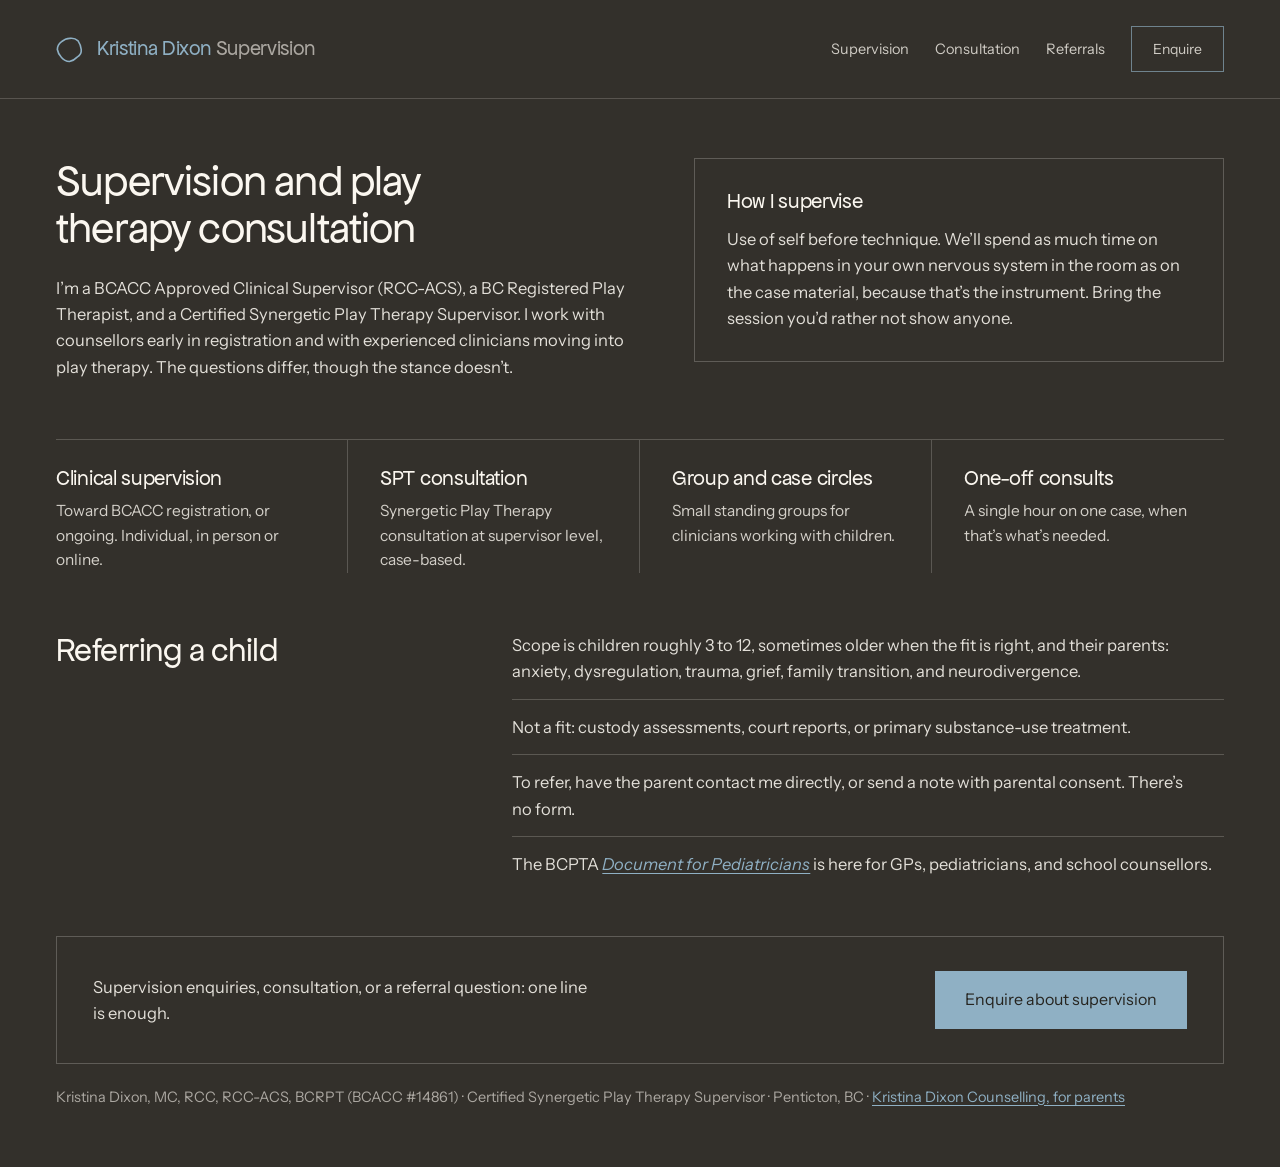
<file: for-counsellors.html>
<!DOCTYPE html>
<html lang="en-CA">
<head>
<meta charset="utf-8">
<meta name="viewport" content="width=device-width, initial-scale=1">
<title>Clinical Supervision and Play Therapy Consultation | Kristina Dixon, RCC-ACS</title>
<meta name="description" content="Clinical supervision toward BCACC registration, Synergetic Play Therapy consultation at supervisor level, group case circles, and referral information for clinicians in BC.">
<link rel="canonical" href="https://kristinadixon.ca/for-counsellors.html">
<meta property="og:type" content="website">
<meta property="og:site_name" content="Kristina Dixon Supervision">
<meta property="og:title" content="Clinical Supervision and Play Therapy Consultation | Kristina Dixon, RCC-ACS">
<meta property="og:description" content="Clinical supervision toward BCACC registration, Synergetic Play Therapy consultation at supervisor level, group case circles, and referral information for clinicians in BC.">
<meta property="og:url" content="https://kristinadixon.ca/for-counsellors.html">
<meta property="og:locale" content="en_CA">
<meta name="theme-color" content="#33302B">
<link rel="icon" href="favicon.svg" type="image/svg+xml">
<link rel="preload" href="assets/fonts/apfel-grotezk-regular.woff2" as="font" type="font/woff2" crossorigin>
<link rel="preload" href="assets/fonts/instrument-sans-latin.woff2" as="font" type="font/woff2" crossorigin>
<link rel="stylesheet" href="assets/css/site.css">
<script async src="https://www.googletagmanager.com/gtag/js?id=G-G0EFPKYL7X"></script>
<script src="assets/js/analytics.js" defer></script>
</head>
<body class="pro">

<a class="skip-link" href="#main">Skip to the main content</a>

<header class="pro-header">
  <div class="wrap pro-header__inner">
    <!-- The single-ring mark in sky, never the two-ring lock-up. -->
    <a class="pro-lockup" href="index.html">
      <svg width="27" height="27" viewBox="0 0 100 100" fill="none" stroke="#8FB0C4" stroke-width="6" stroke-linecap="round" aria-hidden="true" focusable="false"><path d="M50 9 Q68.4 5.7 81.8 18.2 Q91.6 32.8 93.5 50 Q95.3 68.8 78.3 78.3 Q66.8 90.7 50 94.5 Q32 93.4 20.3 79.7 Q7.9 67.4 5 50 Q5.2 31.4 20.7 20.7 Q33.1 9.3 53 8.2" fill="none"></path></svg>
      <span>Kristina Dixon <span class="pro-lockup__suffix">Supervision</span></span>
    </a>

    <nav class="pro-nav" aria-label="Supervision">
      <a href="#supervision">Supervision</a>
      <a href="#consultation">Consultation</a>
      <a href="#referrals">Referrals</a>
      <a class="pro-enquire" href="mailto:hello@kristinadixon.ca?subject=Supervision%20enquiry">Enquire</a>
    </nav>
  </div>
</header>

<main id="main">

  <section class="pro-section" id="supervision">
    <div class="wrap split--pro">
      <div>
        <h1 class="d d-43 hero__title balance">Supervision and play therapy consultation</h1>
        <p class="pro-prose measure-36">I&rsquo;m a BCACC Approved Clinical Supervisor (RCC-ACS), a BC Registered Play Therapist, and a Certified Synergetic Play Therapy Supervisor. I work with counsellors early in registration and with experienced clinicians moving into play therapy. The questions differ, though the stance doesn&rsquo;t.</p>
      </div>
      <div class="pro-panel">
        <p class="d d-21">How I supervise</p>
        <p class="pro-prose">Use of self before technique. We&rsquo;ll spend as much time on what happens in your own nervous system in the room as on the case material, because that&rsquo;s the instrument. Bring the session you&rsquo;d rather not show anyone.</p>
      </div>
    </div>
  </section>

  <section class="pro-section pro-section--tight-top pro-section--tight-bottom" id="consultation">
    <div class="wrap">
      <div class="quad">
        <div>
          <p class="d d-21">Clinical supervision</p>
          <p class="pro-cell__body">Toward BCACC registration, or ongoing. Individual, in person or online.</p>
        </div>
        <div>
          <p class="d d-21">SPT consultation</p>
          <p class="pro-cell__body">Synergetic Play Therapy consultation at supervisor level, case-based.</p>
        </div>
        <div>
          <p class="d d-21">Group and case circles</p>
          <p class="pro-cell__body">Small standing groups for clinicians working with children.</p>
        </div>
        <div>
          <p class="d d-21">One-off consults</p>
          <p class="pro-cell__body">A single hour on one case, when that&rsquo;s what&rsquo;s needed.</p>
        </div>
      </div>
    </div>
  </section>

  <section class="pro-section" id="referrals">
    <div class="wrap split--aside">
      <h2 class="d d-33">Referring a child</h2>
      <ul class="pro-rule-stack">
        <li>Scope is children roughly 3 to 12, sometimes older when the fit is right, and their parents: anxiety, dysregulation, trauma, grief, family transition, and neurodivergence.</li>
        <li>Not a fit: custody assessments, court reports, or primary substance-use treatment.</li>
        <li>To refer, have the parent contact me directly, or send a note with parental consent. There&rsquo;s no form.</li>
        <li>The BCPTA <a href="https://www.bcplaytherapy.ca/wp-content/uploads/BCPTA-Document-for-Pediatricians.pdf" rel="noopener"><em>Document for Pediatricians</em></a> is here for GPs, pediatricians, and school counsellors.</li>
      </ul>
    </div>
  </section>

  <section class="pro-section pro-section--tight-top">
    <div class="wrap">
      <div class="pro-cta">
        <p class="pro-prose measure-34">Supervision enquiries, consultation, or a referral question: one line is enough.</p>
        <a class="pro-cta__btn" href="mailto:hello@kristinadixon.ca?subject=Supervision%20enquiry">Enquire about supervision</a>
      </div>
      <p class="pro-footnote">Kristina Dixon, MC, RCC, RCC-ACS, BCRPT (BCACC #14861) &middot; Certified Synergetic Play Therapy Supervisor &middot; Penticton, BC &middot; <a href="index.html">Kristina Dixon Counselling, for parents</a></p>
    </div>
  </section>

</main>

</body>
</html>
</file>
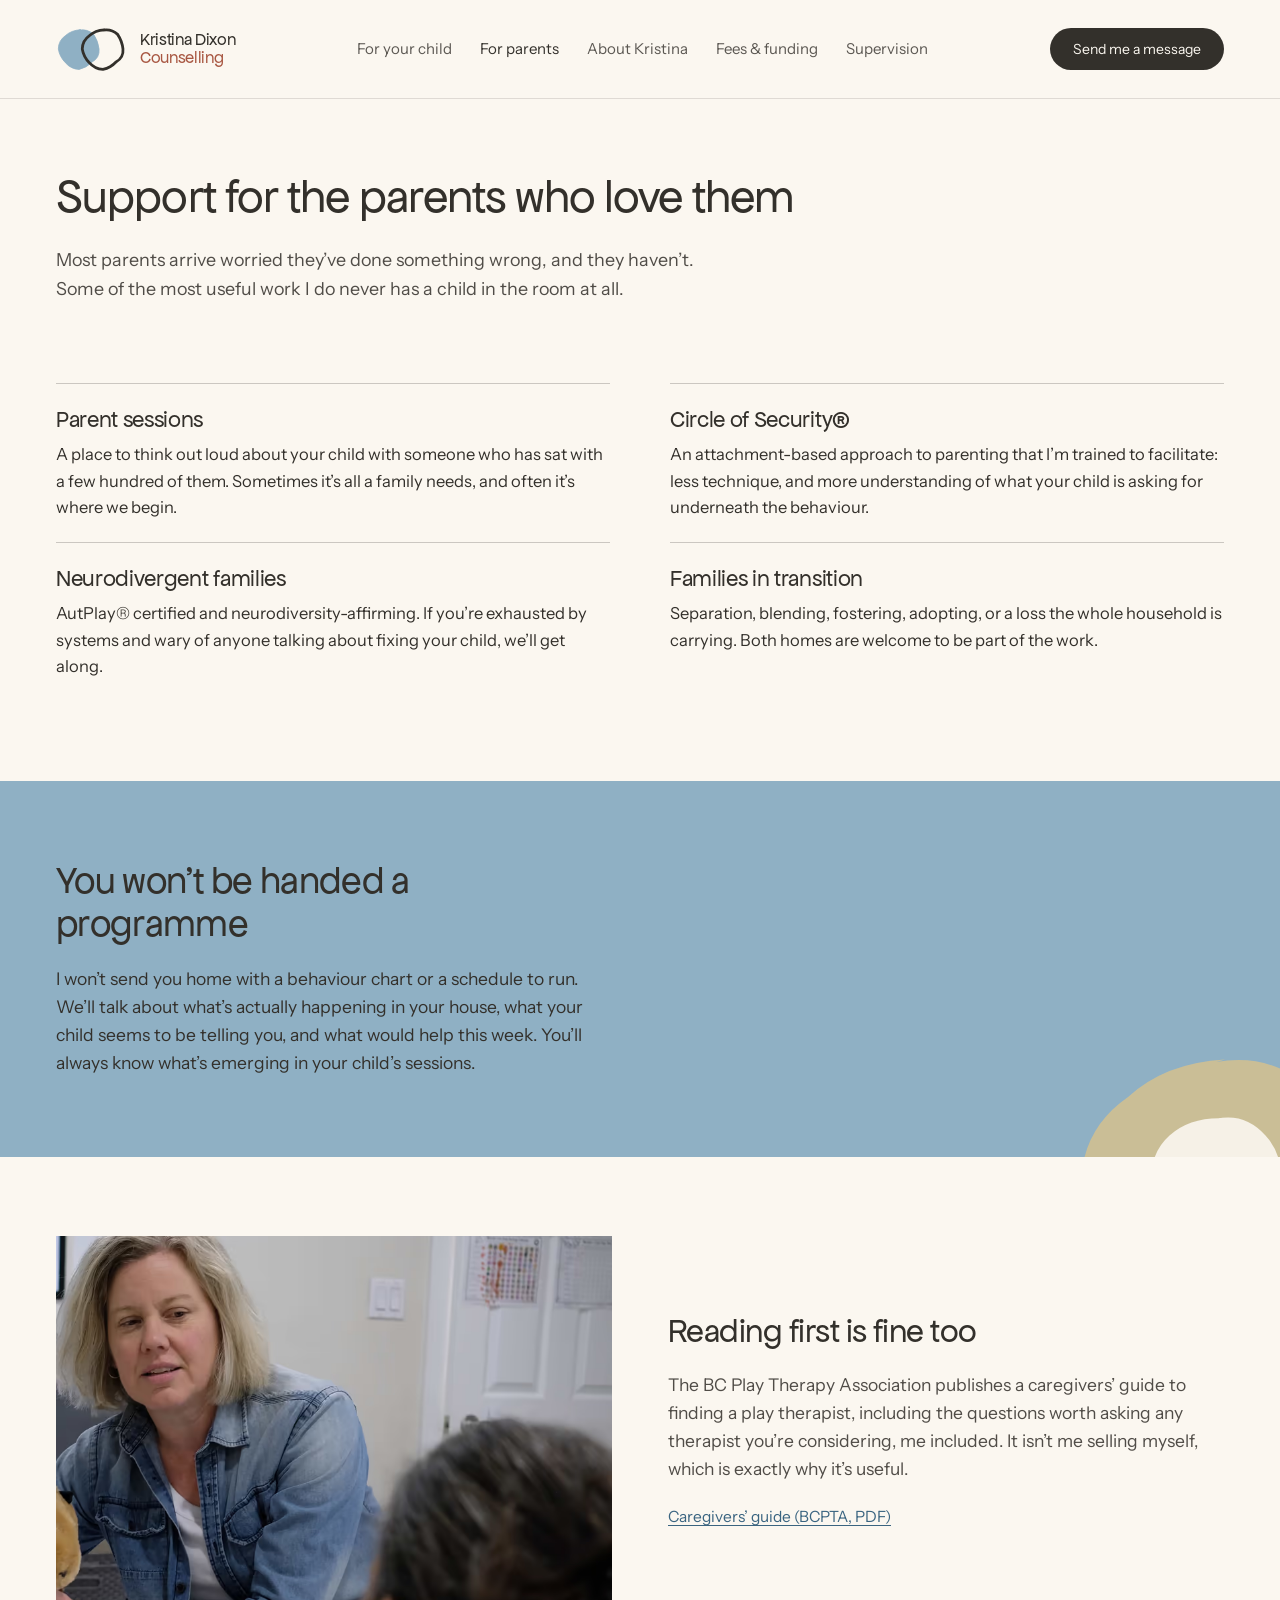
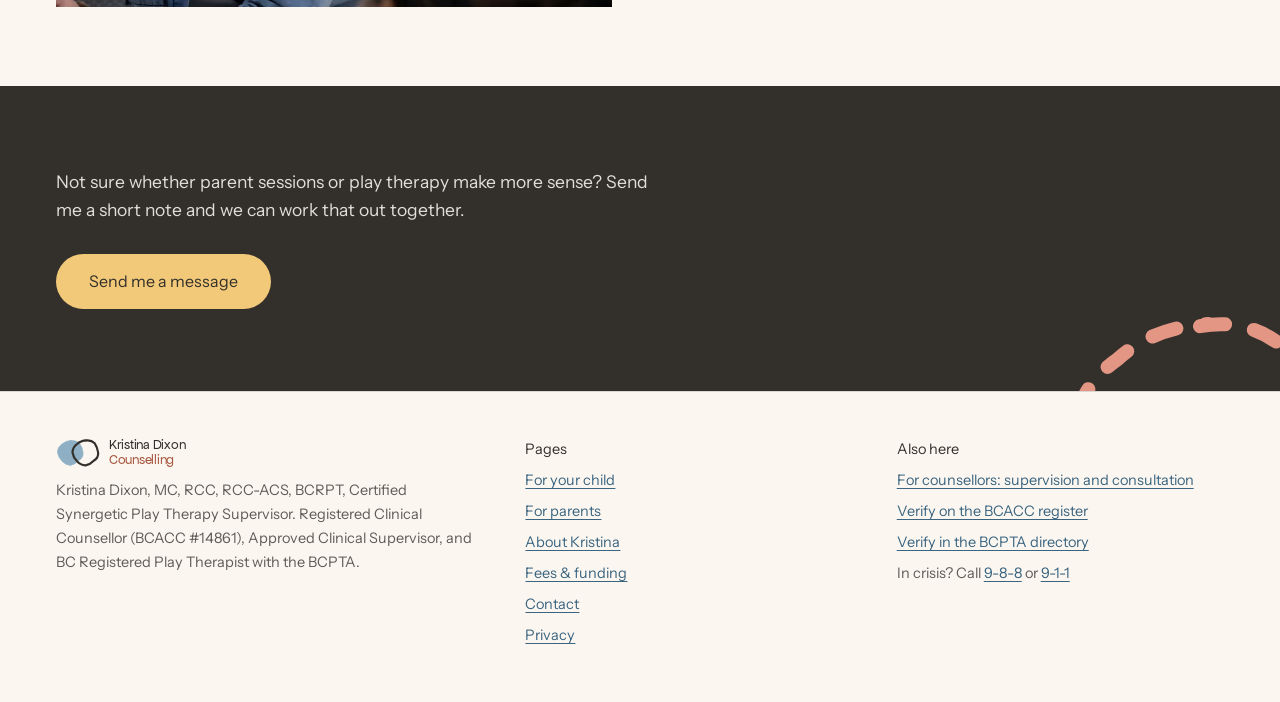
<file: for-parents.html>
<!DOCTYPE html>
<html lang="en-CA">
<head>
<meta charset="utf-8">
<meta name="viewport" content="width=device-width, initial-scale=1">
<title>Support for Parents in Penticton | Kristina Dixon, RCC, BCRPT</title>
<meta name="description" content="Parent sessions, Circle of Security, support for neurodivergent families and families in transition, in Penticton and online across British Columbia.">
<link rel="canonical" href="https://kristinadixon.ca/for-parents.html">
<meta property="og:type" content="website">
<meta property="og:site_name" content="Kristina Dixon Counselling">
<meta property="og:title" content="Support for Parents in Penticton | Kristina Dixon, RCC, BCRPT">
<meta property="og:description" content="Parent sessions, Circle of Security, support for neurodivergent families and families in transition, in Penticton and online across British Columbia.">
<meta property="og:url" content="https://kristinadixon.ca/for-parents.html">
<meta property="og:locale" content="en_CA">
<meta property="og:image" content="https://kristinadixon.ca/assets/img/og-portrait-1200.jpg">
<meta property="og:image:width" content="1200">
<meta property="og:image:height" content="630">
<meta property="og:image:alt" content="Kristina Dixon, smiling, against a plain wall.">
<meta name="twitter:card" content="summary_large_image">
<meta name="twitter:image" content="https://kristinadixon.ca/assets/img/og-portrait-1200.jpg">
<meta name="theme-color" content="#FBF7F0">
<link rel="icon" href="favicon.svg" type="image/svg+xml">
<link rel="preload" href="assets/fonts/apfel-grotezk-regular.woff2" as="font" type="font/woff2" crossorigin>
<link rel="preload" href="assets/fonts/instrument-sans-latin.woff2" as="font" type="font/woff2" crossorigin>
<link rel="stylesheet" href="assets/css/site.css">
<script async src="https://www.googletagmanager.com/gtag/js?id=G-G0EFPKYL7X"></script>
<script src="assets/js/analytics.js" defer></script>
</head>
<body class="has-sticky-cta">

<a class="skip-link" href="#main">Skip to the main content</a>

<header class="site-header">
  <div class="wrap site-header__inner">
    <a class="lockup" href="index.html" aria-label="Kristina Dixon Counselling, home">
      <svg class="mark" width="70" height="46" viewBox="0 0 152 100" fill="none" stroke-linecap="round" aria-hidden="true" focusable="false"><path d="M50 9 Q68.4 5.7 81.8 18.2 Q91.6 32.8 93.5 50 Q95.3 68.8 78.3 78.3 Q66.8 90.7 50 94.5 Q32 93.4 20.3 79.7 Q7.9 67.4 5 50 Q5.2 31.4 20.7 20.7 Q33.1 9.3 53 8.2 Z" fill="#8FB0C4" stroke="#8FB0C4" stroke-width="1.7"></path><path d="M50 9 Q68.4 5.7 81.8 18.2 Q91.6 32.8 93.5 50 Q95.3 68.8 78.3 78.3 Q66.8 90.7 50 94.5 Q32 93.4 20.3 79.7 Q7.9 67.4 5 50 Q5.2 31.4 20.7 20.7 Q33.1 9.3 53 8.2" fill="none" stroke="#33302B" stroke-width="6" transform="translate(52 0)"></path></svg>
      <span class="lockup__name">Kristina Dixon<span class="lockup__tail"><br>Counselling</span></span>
    </a>

    <nav class="nav" aria-label="Main">
      <a class="nav__link" href="play-therapy.html">For your child</a>
      <a class="nav__link" href="for-parents.html" aria-current="page">For parents</a>
      <a class="nav__link" href="about.html">About Kristina</a>
      <a class="nav__link" href="fees.html">Fees &amp; funding</a>
      <a class="nav__link" href="for-counsellors.html">Supervision</a>
    </nav>

    <div class="header__actions">
      <a class="btn btn--header" href="contact.html">Send me a message</a>
      <details class="menu">
        <summary class="menu-toggle">Menu</summary>
        <nav class="menu-sheet" aria-label="Menu">
          <div class="wrap menu-sheet__list">
            <a href="play-therapy.html">For your child</a>
            <a href="for-parents.html" aria-current="page">For parents</a>
            <a href="about.html">About Kristina</a>
            <a href="fees.html">Fees &amp; funding</a>
            <a href="for-counsellors.html">Clinical Supervision &amp; Consultation</a>
            <a href="contact.html">Send me a message</a>
          </div>
        </nav>
      </details>
    </div>
  </div>
</header>

<main id="main">

  <section class="section hero">
    <div class="wrap hero__enter">
      <h1 class="d d-47 hero__title balance">Support for the parents who love them</h1>
      <p class="lede">Most parents arrive worried they&rsquo;ve done something wrong, and they haven&rsquo;t. Some of the most useful work I do never has a child in the room at all.</p>
    </div>
  </section>

  <section class="section section--tight-top">
    <div class="wrap">
      <dl class="defs">
        <div>
          <dt class="d d-23">Parent sessions</dt>
          <dd>A place to think out loud about your child with someone who has sat with a few hundred of them. Sometimes it&rsquo;s all a family needs, and often it&rsquo;s where we begin.</dd>
        </div>
        <div>
          <dt class="d d-23">Circle of Security&reg;</dt>
          <dd>An attachment-based approach to parenting that I&rsquo;m trained to facilitate: less technique, and more understanding of what your child is asking for underneath the behaviour.</dd>
        </div>
        <div>
          <dt class="d d-23">Neurodivergent families</dt>
          <dd>AutPlay&reg; certified and neurodiversity-affirming. If you&rsquo;re exhausted by systems and wary of anyone talking about fixing your child, we&rsquo;ll get along.</dd>
        </div>
        <div>
          <dt class="d d-23">Families in transition</dt>
          <dd>Separation, blending, fostering, adopting, or a loss the whole household is carrying. Both homes are welcome to be part of the work.</dd>
        </div>
      </dl>
    </div>
  </section>

  <section class="section block--sky">
    <svg class="shape shape--programme" viewBox="0 0 100 100" fill="none" aria-hidden="true" focusable="false"><path d="M50 9 Q68.4 5.7 81.8 18.2 Q91.6 32.8 93.5 50 Q95.3 68.8 78.3 78.3 Q66.8 90.7 50 94.5 Q32 93.4 20.3 79.7 Q7.9 67.4 5 50 Q5.2 31.4 20.7 20.7 Q33.1 9.3 53 8.2 Z" fill="#F2C879" opacity=".6"></path><path d="M50 28 Q59.5 25.8 66.5 33.5 Q72.5 40 71.5 50 Q72.5 60.5 64 66.5 Q57 72.8 49.5 71.5 Q39.5 71 34 64.5 Q28.2 58 28.5 49.5 Q27.8 39.5 34.5 33.5 Q41.5 27.2 53 27.8 Z" fill="#FBF7F0" opacity=".9"></path></svg>
    <div class="wrap">
      <div class="measure-31">
        <h2 class="d d-38">You won&rsquo;t be handed a programme</h2>
        <div class="prose">
          <p>I won&rsquo;t send you home with a behaviour chart or a schedule to run. We&rsquo;ll talk about what&rsquo;s actually happening in your house, what your child seems to be telling you, and what would help this week. You&rsquo;ll always know what&rsquo;s emerging in your child&rsquo;s sessions.</p>
        </div>
      </div>
    </div>
  </section>

  <section class="section">
    <div class="wrap split--even split--middle split--photo-first">
      <div class="photo-cell">
        <div class="photo photo--3x2">
          <picture>
            <source type="image/avif" srcset="assets/img/parents-840.avif 840w, assets/img/parents-1700.avif 1700w" sizes="(min-width: 901px) 45vw, 92vw">
            <source type="image/webp" srcset="assets/img/parents-840.webp 840w, assets/img/parents-1700.webp 1700w" sizes="(min-width: 901px) 45vw, 92vw">
            <img src="assets/img/parents-840.jpg" width="1700" height="1133" alt="Kristina leaning in across the table, mid-conversation with a parent who is seen from behind." loading="lazy" decoding="async">
          </picture>
        </div>
      </div>
      <div>
        <h2 class="d d-33">Reading first is fine too</h2>
        <div class="prose">
          <p>The BC Play Therapy Association publishes a caregivers&rsquo; guide to finding a play therapist, including the questions worth asking any therapist you&rsquo;re considering, me included. It isn&rsquo;t me selling myself, which is exactly why it&rsquo;s useful.</p>
        </div>
        <p class="after"><a href="https://www.bcplaytherapy.ca/wp-content/uploads/BCPTA-A-Caregivers-Guide-to-Finding-a-Play-Therapist.pdf" rel="noopener">Caregivers&rsquo; guide (BCPTA, PDF)</a></p>
      </div>
    </div>
  </section>

  <section class="closer on-charcoal closer--no-title">
    <svg class="shape shape--closer" viewBox="0 0 100 100" fill="none" stroke="#E39684" stroke-width="5" stroke-dasharray="9 10.5" stroke-linecap="round" aria-hidden="true" focusable="false"><path d="M50 9 Q68.4 5.7 81.8 18.2 Q91.6 32.8 93.5 50 Q95.3 68.8 78.3 78.3 Q66.8 90.7 50 94.5 Q32 93.4 20.3 79.7 Q7.9 67.4 5 50 Q5.2 31.4 20.7 20.7 Q33.1 9.3 53 8.2"></path></svg>
    <div class="wrap">
      <p class="closer__body">Not sure whether parent sessions or play therapy make more sense? Send me a short note and we can work that out together.</p>
      <div class="closer__actions">
        <a class="btn btn--yellow" href="contact.html">Send me a message</a>
      </div>
    </div>
  </section>

</main>

<footer class="site-footer">
  <div class="wrap site-footer__inner">
    <div class="footer-col">
      <a class="footer-lockup" href="index.html">
        <svg class="mark" width="44" height="29" viewBox="0 0 152 100" fill="none" stroke-linecap="round" aria-hidden="true" focusable="false"><path d="M50 9 Q68.4 5.7 81.8 18.2 Q91.6 32.8 93.5 50 Q95.3 68.8 78.3 78.3 Q66.8 90.7 50 94.5 Q32 93.4 20.3 79.7 Q7.9 67.4 5 50 Q5.2 31.4 20.7 20.7 Q33.1 9.3 53 8.2 Z" fill="#8FB0C4" stroke="#8FB0C4" stroke-width="2.1"></path><path d="M50 9 Q68.4 5.7 81.8 18.2 Q91.6 32.8 93.5 50 Q95.3 68.8 78.3 78.3 Q66.8 90.7 50 94.5 Q32 93.4 20.3 79.7 Q7.9 67.4 5 50 Q5.2 31.4 20.7 20.7 Q33.1 9.3 53 8.2" fill="none" stroke="#33302B" stroke-width="7.5" transform="translate(52 0)"></path></svg>
        <span class="footer-lockup__name">Kristina Dixon<span class="footer-lockup__tail"><br>Counselling</span></span>
      </a>
      <p>Kristina Dixon, MC, RCC, RCC-ACS, BCRPT, Certified Synergetic Play Therapy Supervisor. Registered Clinical Counsellor (BCACC #14861), Approved Clinical Supervisor, and BC Registered Play Therapist with the BCPTA.</p>
    </div>
    <nav class="footer-col" aria-label="Pages">
      <span class="footer-col__head">Pages</span>
      <a href="play-therapy.html">For your child</a>
      <a href="for-parents.html" aria-current="page">For parents</a>
      <a href="about.html">About Kristina</a>
      <a href="fees.html">Fees &amp; funding</a>
      <a href="contact.html">Contact</a>
        <a href="privacy.html">Privacy</a>
    </nav>
    <nav class="footer-col" aria-label="Also here">
      <span class="footer-col__head">Also here</span>
      <a href="for-counsellors.html">For counsellors: supervision and consultation</a>
      <a href="https://bcacc.ca/counsellors/kristina-dixon/" rel="noopener">Verify on the BCACC register</a>
      <a href="https://www.bcplaytherapy.ca/membership-account/profile/918/" rel="noopener">Verify in the BCPTA directory</a>
      <span>In crisis? Call <a href="tel:988">9-8-8</a> or <a href="tel:911">9-1-1</a></span>
    </nav>
  </div>
</footer>

<div class="sticky-cta">
  <a class="btn btn--primary" href="contact.html">Send me a message</a>
</div>

</body>
</html>
</file>
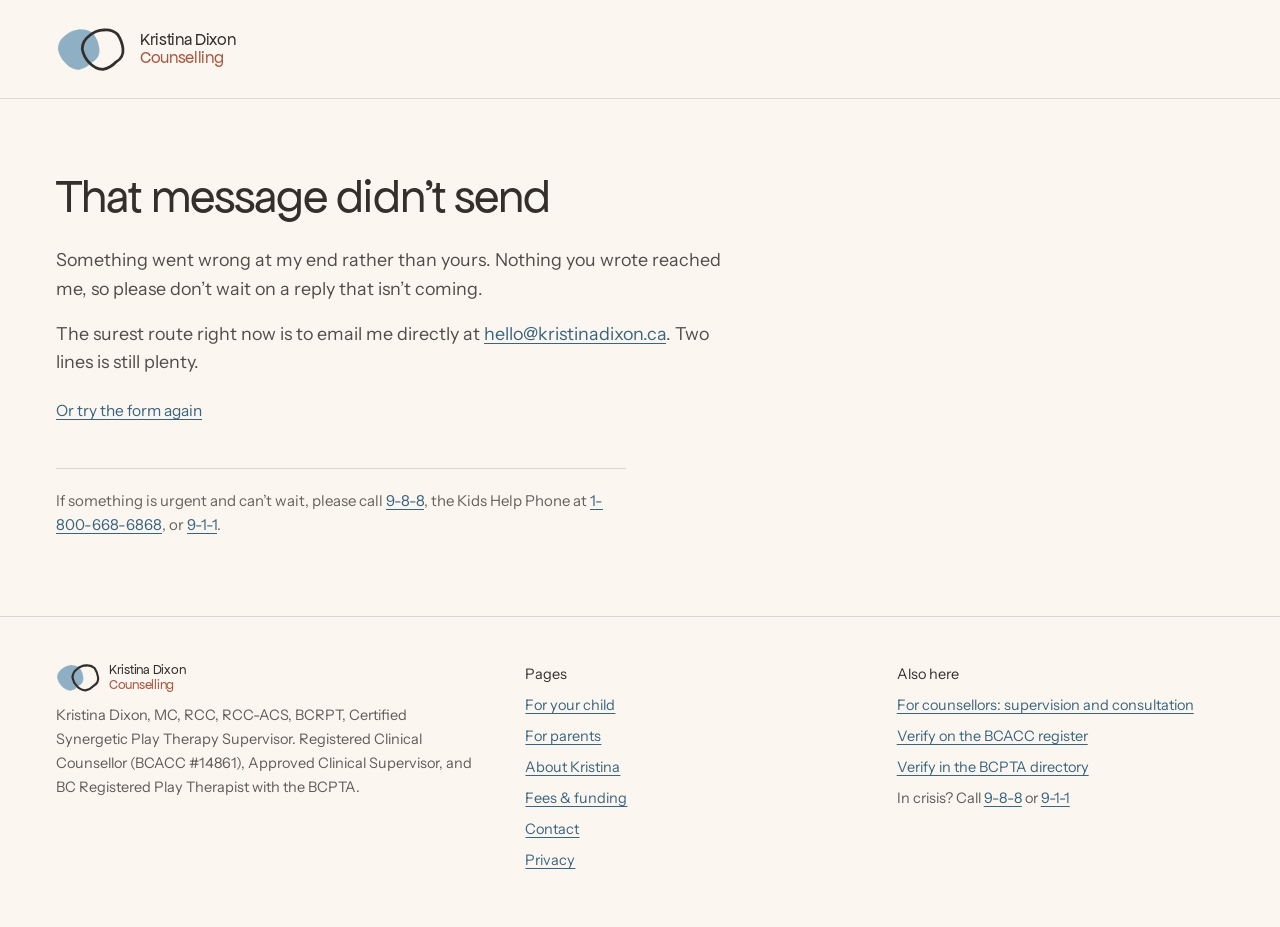
<file: message-not-sent.html>
<!DOCTYPE html>
<html lang="en-CA">
<head>
<meta charset="utf-8">
<meta name="viewport" content="width=device-width, initial-scale=1">
<title>That message didn’t send | Kristina Dixon Counselling</title>
<meta name="description" content="The message form ran into a problem. Kristina’s email address is here so nothing is lost.">
<meta name="robots" content="noindex">
<link rel="icon" href="favicon.svg" type="image/svg+xml">
<link rel="preload" href="assets/fonts/apfel-grotezk-regular.woff2" as="font" type="font/woff2" crossorigin>
<link rel="preload" href="assets/fonts/instrument-sans-latin.woff2" as="font" type="font/woff2" crossorigin>
<link rel="stylesheet" href="assets/css/site.css">
<script async src="https://www.googletagmanager.com/gtag/js?id=G-G0EFPKYL7X"></script>
<script src="assets/js/analytics.js" defer></script>
</head>
<body>

<a class="skip-link" href="#main">Skip to the main content</a>

<header class="site-header">
  <div class="wrap site-header__inner">
    <a class="lockup" href="index.html" aria-label="Kristina Dixon Counselling, home">
      <svg class="mark" width="70" height="46" viewBox="0 0 152 100" fill="none" stroke-linecap="round" aria-hidden="true" focusable="false"><path d="M50 9 Q68.4 5.7 81.8 18.2 Q91.6 32.8 93.5 50 Q95.3 68.8 78.3 78.3 Q66.8 90.7 50 94.5 Q32 93.4 20.3 79.7 Q7.9 67.4 5 50 Q5.2 31.4 20.7 20.7 Q33.1 9.3 53 8.2 Z" fill="#8FB0C4" stroke="#8FB0C4" stroke-width="1.7"></path><path d="M50 9 Q68.4 5.7 81.8 18.2 Q91.6 32.8 93.5 50 Q95.3 68.8 78.3 78.3 Q66.8 90.7 50 94.5 Q32 93.4 20.3 79.7 Q7.9 67.4 5 50 Q5.2 31.4 20.7 20.7 Q33.1 9.3 53 8.2" fill="none" stroke="#33302B" stroke-width="6" transform="translate(52 0)"></path></svg>
      <span class="lockup__name">Kristina Dixon<span class="lockup__tail"><br>Counselling</span></span>
    </a>
  </div>
</header>

<main id="main">
  <section class="section hero">
    <div class="wrap hero__enter">
      <h1 class="d d-47 hero__title--narrow balance">That message didn&rsquo;t send</h1>
      <p class="lede">Something went wrong at my end rather than yours. Nothing you wrote reached me, so please don&rsquo;t wait on a reply that isn&rsquo;t coming.</p>
      <p class="lede">The surest route right now is to email me directly at <a href="mailto:hello@kristinadixon.ca">hello@kristinadixon.ca</a>. Two lines is still plenty.</p>
      <p class="after"><a href="contact.html">Or try the form again</a></p>

      <p class="hero__credential">If something is urgent and can&rsquo;t wait, please call <a href="tel:988">9-8-8</a>, the Kids Help Phone at <a href="tel:18006686868">1-800-668-6868</a>, or <a href="tel:911">9-1-1</a>.</p>
    </div>
  </section>
</main>

<footer class="site-footer">
  <div class="wrap site-footer__inner">
    <div class="footer-col">
      <a class="footer-lockup" href="index.html">
        <svg class="mark" width="44" height="29" viewBox="0 0 152 100" fill="none" stroke-linecap="round" aria-hidden="true" focusable="false"><path d="M50 9 Q68.4 5.7 81.8 18.2 Q91.6 32.8 93.5 50 Q95.3 68.8 78.3 78.3 Q66.8 90.7 50 94.5 Q32 93.4 20.3 79.7 Q7.9 67.4 5 50 Q5.2 31.4 20.7 20.7 Q33.1 9.3 53 8.2 Z" fill="#8FB0C4" stroke="#8FB0C4" stroke-width="2.1"></path><path d="M50 9 Q68.4 5.7 81.8 18.2 Q91.6 32.8 93.5 50 Q95.3 68.8 78.3 78.3 Q66.8 90.7 50 94.5 Q32 93.4 20.3 79.7 Q7.9 67.4 5 50 Q5.2 31.4 20.7 20.7 Q33.1 9.3 53 8.2" fill="none" stroke="#33302B" stroke-width="7.5" transform="translate(52 0)"></path></svg>
        <span class="footer-lockup__name">Kristina Dixon<span class="footer-lockup__tail"><br>Counselling</span></span>
      </a>
      <p>Kristina Dixon, MC, RCC, RCC-ACS, BCRPT, Certified Synergetic Play Therapy Supervisor. Registered Clinical Counsellor (BCACC #14861), Approved Clinical Supervisor, and BC Registered Play Therapist with the BCPTA.</p>
    </div>
    <nav class="footer-col" aria-label="Pages">
      <span class="footer-col__head">Pages</span>
      <a href="play-therapy.html">For your child</a>
      <a href="for-parents.html">For parents</a>
      <a href="about.html">About Kristina</a>
      <a href="fees.html">Fees &amp; funding</a>
      <a href="contact.html">Contact</a>
        <a href="privacy.html">Privacy</a>
    </nav>
    <nav class="footer-col" aria-label="Also here">
      <span class="footer-col__head">Also here</span>
      <a href="for-counsellors.html">For counsellors: supervision and consultation</a>
      <a href="https://bcacc.ca/counsellors/kristina-dixon/" rel="noopener">Verify on the BCACC register</a>
      <a href="https://www.bcplaytherapy.ca/membership-account/profile/918/" rel="noopener">Verify in the BCPTA directory</a>
      <span>In crisis? Call <a href="tel:988">9-8-8</a> or <a href="tel:911">9-1-1</a></span>
    </nav>
  </div>
</footer>

</body>
</html>
</file>
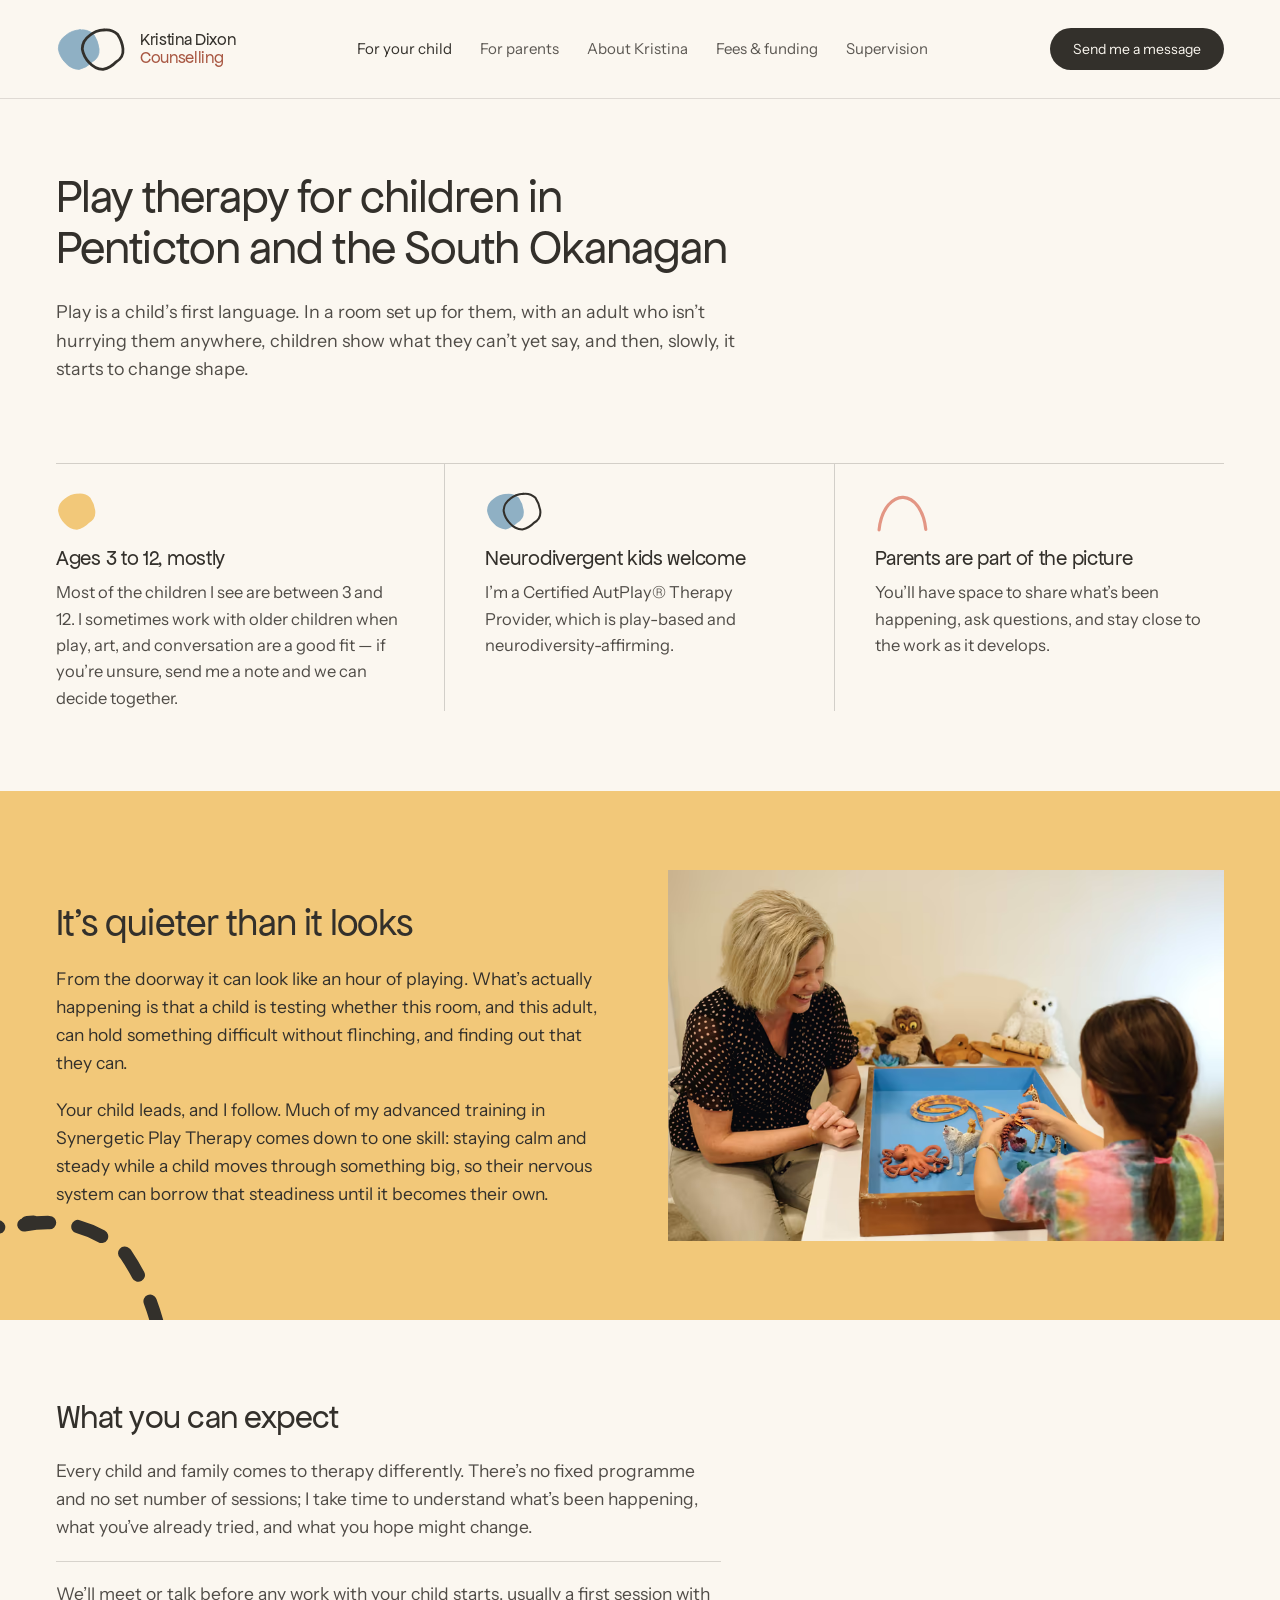
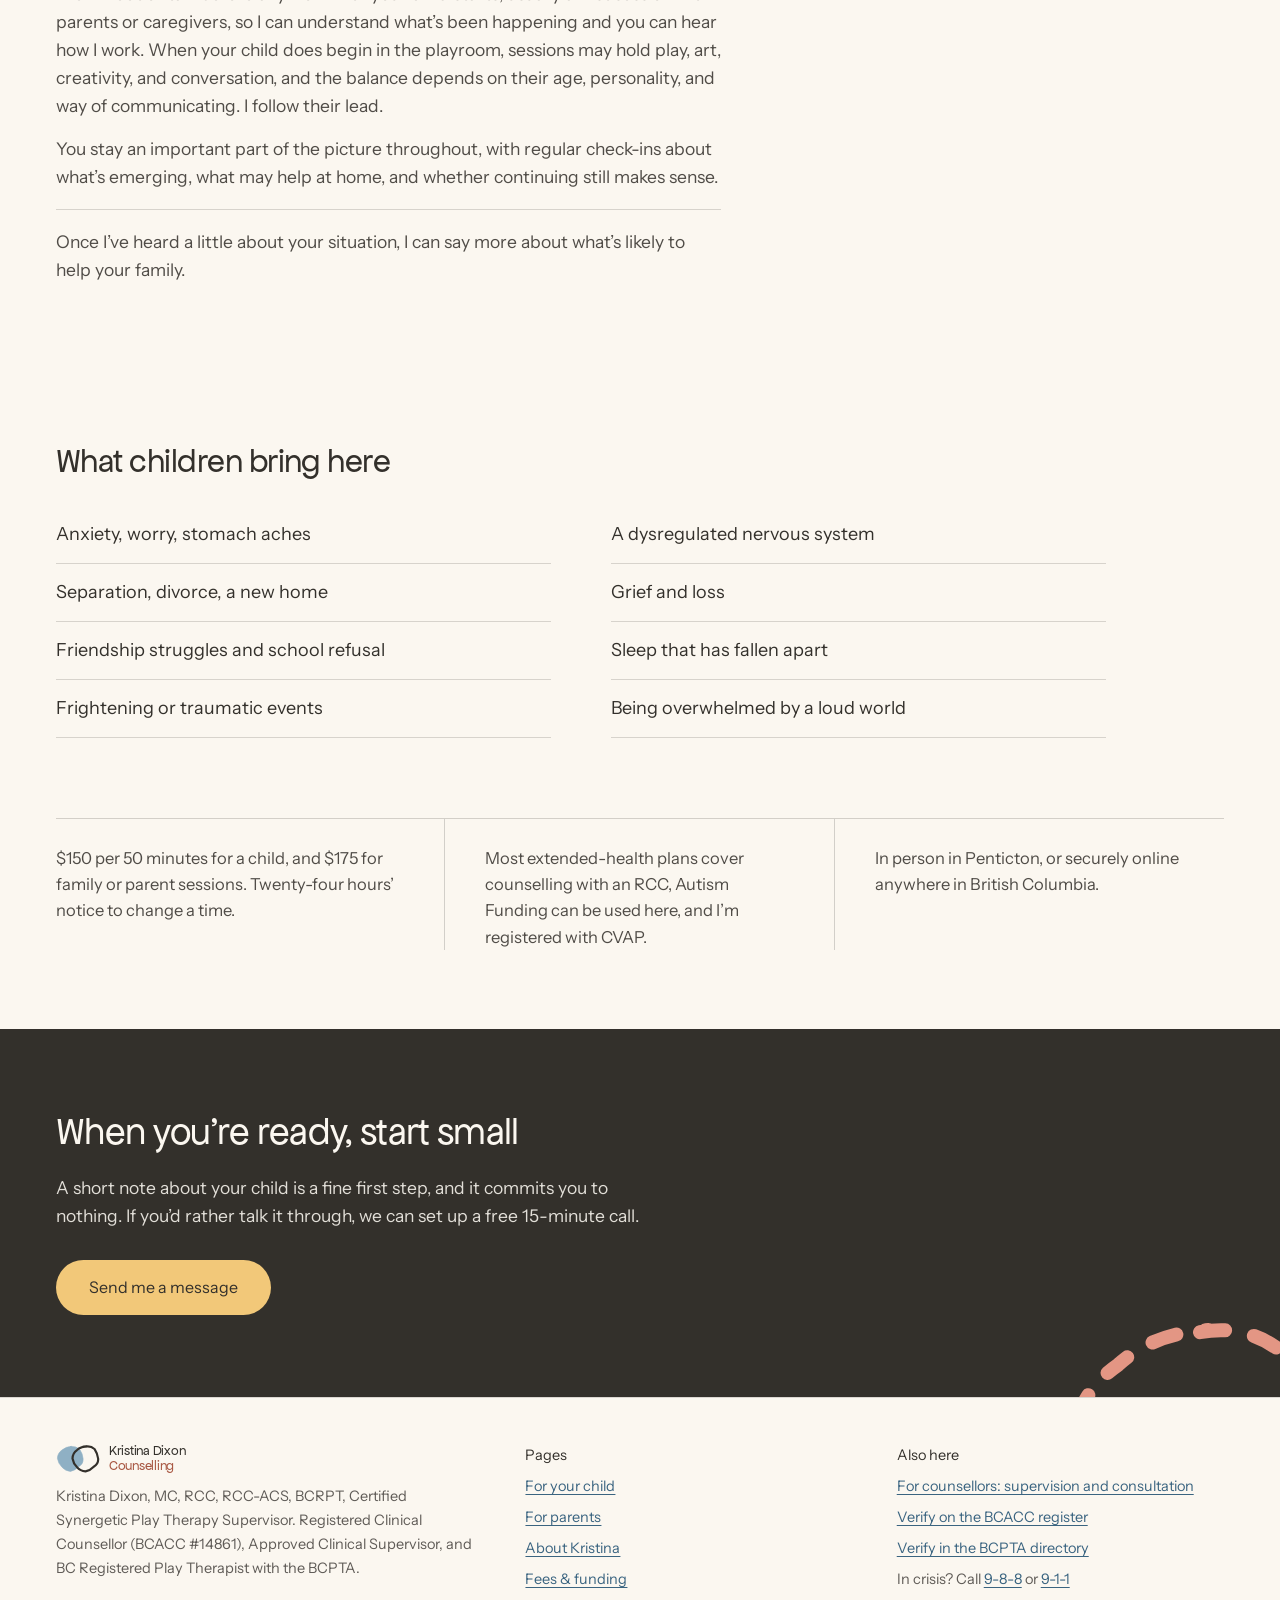
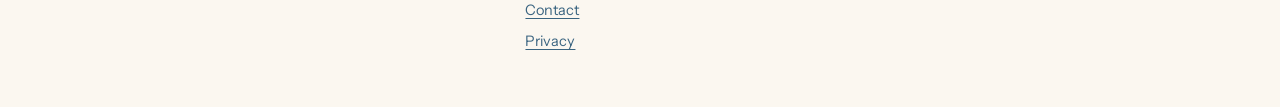
<file: play-therapy.html>
<!DOCTYPE html>
<html lang="en-CA">
<head>
<meta charset="utf-8">
<meta name="viewport" content="width=device-width, initial-scale=1">
<title>Play Therapy for Children in Penticton and the South Okanagan | Kristina Dixon</title>
<meta name="description" content="Play therapy for children roughly 3 to 12 in Penticton and online across BC, with a BC Registered Play Therapist. Anxiety, big feelings, grief, transition, and neurodivergent kids welcome.">
<link rel="canonical" href="https://kristinadixon.ca/play-therapy.html">
<meta property="og:type" content="website">
<meta property="og:site_name" content="Kristina Dixon Counselling">
<meta property="og:title" content="Play Therapy for Children in Penticton and the South Okanagan">
<meta property="og:description" content="Play therapy for children roughly 3 to 12 in Penticton and online across BC, with a BC Registered Play Therapist.">
<meta property="og:url" content="https://kristinadixon.ca/play-therapy.html">
<meta property="og:locale" content="en_CA">
<meta property="og:image" content="https://kristinadixon.ca/assets/img/og-play-space-1200.jpg">
<meta property="og:image:width" content="1200">
<meta property="og:image:height" content="630">
<meta property="og:image:alt" content="Kristina in the play room, holding a sea-otter puppet at a table of soft toys, with the sand tray behind.">
<meta name="twitter:card" content="summary_large_image">
<meta name="twitter:image" content="https://kristinadixon.ca/assets/img/og-play-space-1200.jpg">
<meta name="theme-color" content="#FBF7F0">
<link rel="icon" href="favicon.svg" type="image/svg+xml">
<link rel="preload" href="assets/fonts/apfel-grotezk-regular.woff2" as="font" type="font/woff2" crossorigin>
<link rel="preload" href="assets/fonts/instrument-sans-latin.woff2" as="font" type="font/woff2" crossorigin>
<link rel="stylesheet" href="assets/css/site.css">
<script async src="https://www.googletagmanager.com/gtag/js?id=G-G0EFPKYL7X"></script>
<script src="assets/js/analytics.js" defer></script>
</head>
<body class="has-sticky-cta">

<a class="skip-link" href="#main">Skip to the main content</a>

<header class="site-header">
  <div class="wrap site-header__inner">
    <a class="lockup" href="index.html" aria-label="Kristina Dixon Counselling, home">
      <svg class="mark" width="70" height="46" viewBox="0 0 152 100" fill="none" stroke-linecap="round" aria-hidden="true" focusable="false"><path d="M50 9 Q68.4 5.7 81.8 18.2 Q91.6 32.8 93.5 50 Q95.3 68.8 78.3 78.3 Q66.8 90.7 50 94.5 Q32 93.4 20.3 79.7 Q7.9 67.4 5 50 Q5.2 31.4 20.7 20.7 Q33.1 9.3 53 8.2 Z" fill="#8FB0C4" stroke="#8FB0C4" stroke-width="1.7"></path><path d="M50 9 Q68.4 5.7 81.8 18.2 Q91.6 32.8 93.5 50 Q95.3 68.8 78.3 78.3 Q66.8 90.7 50 94.5 Q32 93.4 20.3 79.7 Q7.9 67.4 5 50 Q5.2 31.4 20.7 20.7 Q33.1 9.3 53 8.2" fill="none" stroke="#33302B" stroke-width="6" transform="translate(52 0)"></path></svg>
      <span class="lockup__name">Kristina Dixon<span class="lockup__tail"><br>Counselling</span></span>
    </a>

    <nav class="nav" aria-label="Main">
      <a class="nav__link" href="play-therapy.html" aria-current="page">For your child</a>
      <a class="nav__link" href="for-parents.html">For parents</a>
      <a class="nav__link" href="about.html">About Kristina</a>
      <a class="nav__link" href="fees.html">Fees &amp; funding</a>
      <a class="nav__link" href="for-counsellors.html">Supervision</a>
    </nav>

    <div class="header__actions">
      <a class="btn btn--header" href="contact.html">Send me a message</a>
      <details class="menu">
        <summary class="menu-toggle">Menu</summary>
        <nav class="menu-sheet" aria-label="Menu">
          <div class="wrap menu-sheet__list">
            <a href="play-therapy.html" aria-current="page">For your child</a>
            <a href="for-parents.html">For parents</a>
            <a href="about.html">About Kristina</a>
            <a href="fees.html">Fees &amp; funding</a>
            <a href="for-counsellors.html">Clinical Supervision &amp; Consultation</a>
            <a href="contact.html">Send me a message</a>
          </div>
        </nav>
      </details>
    </div>
  </div>
</header>

<main id="main">

  <section class="section hero">
    <div class="wrap hero__enter">
      <h1 class="d d-47 hero__title hero__title--wide balance">Play therapy for children in Penticton and the South Okanagan</h1>
      <p class="lede">Play is a child&rsquo;s first language. In a room set up for them, with an adult who isn&rsquo;t hurrying them anywhere, children show what they can&rsquo;t yet say, and then, slowly, it starts to change shape.</p>
    </div>
  </section>

  <section class="section section--tight-top">
    <div class="wrap">
      <div class="trio">
        <div>
          <svg class="cell__shape" width="42" height="42" viewBox="0 0 100 100" fill="none" aria-hidden="true" focusable="false"><path d="M50 9 Q68.4 5.7 81.8 18.2 Q91.6 32.8 93.5 50 Q95.3 68.8 78.3 78.3 Q66.8 90.7 50 94.5 Q32 93.4 20.3 79.7 Q7.9 67.4 5 50 Q5.2 31.4 20.7 20.7 Q33.1 9.3 53 8.2 Z" fill="#F2C879"></path></svg>
          <p class="d d-21">Ages 3 to 12, mostly</p>
          <p class="cell__body">Most of the children I see are between 3 and 12. I sometimes work with older children when play, art, and conversation are a good fit &mdash; if you&rsquo;re unsure, send me a note and we can decide together.</p>
        </div>
        <div>
          <svg class="cell__shape" width="58" height="42" viewBox="0 0 140 100" fill="none" stroke-linecap="round" aria-hidden="true" focusable="false"><path d="M50 9 Q68.4 5.7 81.8 18.2 Q91.6 32.8 93.5 50 Q95.3 68.8 78.3 78.3 Q66.8 90.7 50 94.5 Q32 93.4 20.3 79.7 Q7.9 67.4 5 50 Q5.2 31.4 20.7 20.7 Q33.1 9.3 53 8.2 Z" fill="#8FB0C4"></path><path d="M50 9 Q68.4 5.7 81.8 18.2 Q91.6 32.8 93.5 50 Q95.3 68.8 78.3 78.3 Q66.8 90.7 50 94.5 Q32 93.4 20.3 79.7 Q7.9 67.4 5 50 Q5.2 31.4 20.7 20.7 Q33.1 9.3 53 8.2" transform="translate(40 0)" stroke="#33302B" stroke-width="5"></path></svg>
          <p class="d d-21">Neurodivergent kids welcome</p>
          <p class="cell__body">I&rsquo;m a Certified AutPlay&reg; Therapy Provider, which is play-based and neurodiversity-affirming.</p>
        </div>
        <div>
          <svg class="cell__shape" width="44" height="34" viewBox="0 4 100 80" fill="none" stroke="#E39684" stroke-width="6" stroke-linecap="round" aria-hidden="true" focusable="false"><path d="M6 80 Q9 50 24 32 Q38 17 52 18 Q68 19 79 34 Q92 51 95 79"></path></svg>
          <p class="d d-21">Parents are part of the picture</p>
          <p class="cell__body">You&rsquo;ll have space to share what&rsquo;s been happening, ask questions, and stay close to the work as it develops.</p>
        </div>
      </div>
    </div>
  </section>

  <section class="section block--yellow">
    <svg class="shape shape--quieter" viewBox="0 0 100 100" fill="none" stroke="#33302B" stroke-width="4.2" stroke-dasharray="8 9" stroke-linecap="round" aria-hidden="true" focusable="false"><path d="M50 9 Q68.4 5.7 81.8 18.2 Q91.6 32.8 93.5 50 Q95.3 68.8 78.3 78.3 Q66.8 90.7 50 94.5 Q32 93.4 20.3 79.7 Q7.9 67.4 5 50 Q5.2 31.4 20.7 20.7 Q33.1 9.3 53 8.2"></path></svg>
    <div class="wrap split--even split--middle">
      <div>
        <h2 class="d d-38">It&rsquo;s quieter than it looks</h2>
        <div class="prose prose--loose">
          <p>From the doorway it can look like an hour of playing. What&rsquo;s actually happening is that a child is testing whether this room, and this adult, can hold something difficult without flinching, and finding out that they can.</p>
          <p>Your child leads, and I follow. Much of my advanced training in Synergetic Play Therapy comes down to one skill: staying calm and steady while a child moves through something big, so their nervous system can borrow that steadiness until it becomes their own.</p>
        </div>
      </div>
      <div class="photo-cell">
        <div class="photo photo--3x2">
          <picture>
            <source type="image/avif" srcset="assets/img/child-leads-840.avif 840w, assets/img/child-leads-1700.avif 1700w" sizes="(min-width: 901px) 45vw, 92vw">
            <source type="image/webp" srcset="assets/img/child-leads-840.webp 840w, assets/img/child-leads-1700.webp 1700w" sizes="(min-width: 901px) 45vw, 92vw">
            <img src="assets/img/child-leads-840.jpg" width="1700" height="1133" alt="Kristina laughs, hands folded on the table, as a child seen from behind sets a wolf, a giraffe and a winged dragon into the sand tray." loading="lazy" decoding="async">
          </picture>
        </div>
      </div>
    </div>
  </section>

  <section class="section">
    <div class="wrap">
      <h2 class="d d-33">What you can expect</h2>
      <div class="prose">
        <p>Every child and family comes to therapy differently. There&rsquo;s no fixed programme and no set number of sessions; I take time to understand what&rsquo;s been happening, what you&rsquo;ve already tried, and what you hope might change.</p>
      </div>
      <div class="prose prose--ruled">
        <p>We&rsquo;ll meet or talk before any work with your child starts, usually a first session with parents or caregivers, so I can understand what&rsquo;s been happening and you can hear how I work. When your child does begin in the playroom, sessions may hold play, art, creativity, and conversation, and the balance depends on their age, personality, and way of communicating. I follow their lead.</p>
        <p>You stay an important part of the picture throughout, with regular check-ins about what&rsquo;s emerging, what may help at home, and whether continuing still makes sense.</p>
      </div>
      <div class="prose">
        <p>Once I&rsquo;ve heard a little about your situation, I can say more about what&rsquo;s likely to help your family.</p>
      </div>
    </div>
  </section>

  <section class="section">
    <div class="wrap">
      <h2 class="d d-33">What children bring here</h2>
      <ul class="rule-list list-narrow">
        <li>Anxiety, worry, stomach aches</li>
        <li>A dysregulated nervous system</li>
        <li>Separation, divorce, a new home</li>
        <li>Grief and loss</li>
        <li>Friendship struggles and school refusal</li>
        <li>Sleep that has fallen apart</li>
        <li>Frightening or traumatic events</li>
        <li>Being overwhelmed by a loud world</li>
      </ul>
    </div>
  </section>

  <section class="section section--tight-top">
    <div class="wrap">
      <div class="trio">
        <div><p class="cell__body">$150 per 50 minutes for a child, and $175 for family or parent sessions. Twenty-four hours&rsquo; notice to change a time.</p></div>
        <div><p class="cell__body">Most extended-health plans cover counselling with an RCC, Autism Funding can be used here, and I&rsquo;m registered with CVAP.</p></div>
        <div><p class="cell__body">In person in Penticton, or securely online anywhere in British Columbia.</p></div>
      </div>
    </div>
  </section>

  <section class="closer on-charcoal">
    <svg class="shape shape--closer" viewBox="0 0 100 100" fill="none" stroke="#E39684" stroke-width="5" stroke-dasharray="9 10.5" stroke-linecap="round" aria-hidden="true" focusable="false"><path d="M50 9 Q68.4 5.7 81.8 18.2 Q91.6 32.8 93.5 50 Q95.3 68.8 78.3 78.3 Q66.8 90.7 50 94.5 Q32 93.4 20.3 79.7 Q7.9 67.4 5 50 Q5.2 31.4 20.7 20.7 Q33.1 9.3 53 8.2"></path></svg>
    <div class="wrap">
      <h2 class="d d-38 closer__title">When you&rsquo;re ready, start small</h2>
      <p class="closer__body">A short note about your child is a fine first step, and it commits you to nothing. If you&rsquo;d rather talk it through, we can set up a free 15-minute call.</p>
      <div class="closer__actions">
        <a class="btn btn--yellow" href="contact.html">Send me a message</a>
      </div>
    </div>
  </section>

</main>

<footer class="site-footer">
  <div class="wrap site-footer__inner">
    <div class="footer-col">
      <a class="footer-lockup" href="index.html">
        <svg class="mark" width="44" height="29" viewBox="0 0 152 100" fill="none" stroke-linecap="round" aria-hidden="true" focusable="false"><path d="M50 9 Q68.4 5.7 81.8 18.2 Q91.6 32.8 93.5 50 Q95.3 68.8 78.3 78.3 Q66.8 90.7 50 94.5 Q32 93.4 20.3 79.7 Q7.9 67.4 5 50 Q5.2 31.4 20.7 20.7 Q33.1 9.3 53 8.2 Z" fill="#8FB0C4" stroke="#8FB0C4" stroke-width="2.1"></path><path d="M50 9 Q68.4 5.7 81.8 18.2 Q91.6 32.8 93.5 50 Q95.3 68.8 78.3 78.3 Q66.8 90.7 50 94.5 Q32 93.4 20.3 79.7 Q7.9 67.4 5 50 Q5.2 31.4 20.7 20.7 Q33.1 9.3 53 8.2" fill="none" stroke="#33302B" stroke-width="7.5" transform="translate(52 0)"></path></svg>
        <span class="footer-lockup__name">Kristina Dixon<span class="footer-lockup__tail"><br>Counselling</span></span>
      </a>
      <p>Kristina Dixon, MC, RCC, RCC-ACS, BCRPT, Certified Synergetic Play Therapy Supervisor. Registered Clinical Counsellor (BCACC #14861), Approved Clinical Supervisor, and BC Registered Play Therapist with the BCPTA.</p>
    </div>
    <nav class="footer-col" aria-label="Pages">
      <span class="footer-col__head">Pages</span>
      <a href="play-therapy.html" aria-current="page">For your child</a>
      <a href="for-parents.html">For parents</a>
      <a href="about.html">About Kristina</a>
      <a href="fees.html">Fees &amp; funding</a>
      <a href="contact.html">Contact</a>
        <a href="privacy.html">Privacy</a>
    </nav>
    <nav class="footer-col" aria-label="Also here">
      <span class="footer-col__head">Also here</span>
      <a href="for-counsellors.html">For counsellors: supervision and consultation</a>
      <a href="https://bcacc.ca/counsellors/kristina-dixon/" rel="noopener">Verify on the BCACC register</a>
      <a href="https://www.bcplaytherapy.ca/membership-account/profile/918/" rel="noopener">Verify in the BCPTA directory</a>
      <span>In crisis? Call <a href="tel:988">9-8-8</a> or <a href="tel:911">9-1-1</a></span>
    </nav>
  </div>
</footer>

<div class="sticky-cta">
  <a class="btn btn--primary" href="contact.html">Send me a message</a>
</div>

<script type="application/ld+json">
{
  "@context": "https://schema.org",
  "@type": "Service",
  "@id": "https://kristinadixon.ca/play-therapy.html#service",
  "name": "Play therapy for children",
  "serviceType": "Play therapy",
  "url": "https://kristinadixon.ca/play-therapy.html",
  "description": "Play therapy for children roughly 3 to 12 and the parents around them, in person in Penticton and securely online across British Columbia.",
  "provider": { "@id": "https://kristinadixon.ca/#practice" },
  "areaServed": ["Penticton", "Summerland", "Oliver", "Osoyoos", "British Columbia"],
  "audience": { "@type": "PeopleAudience", "suggestedMinAge": 3, "suggestedMaxAge": 12 },
  "availableChannel": [
    { "@type": "ServiceChannel", "serviceLocation": { "@type": "Place", "address": { "@type": "PostalAddress", "addressLocality": "Penticton", "addressRegion": "BC", "addressCountry": "CA" } } }
  ]
}
</script>

</body>
</html>
</file>
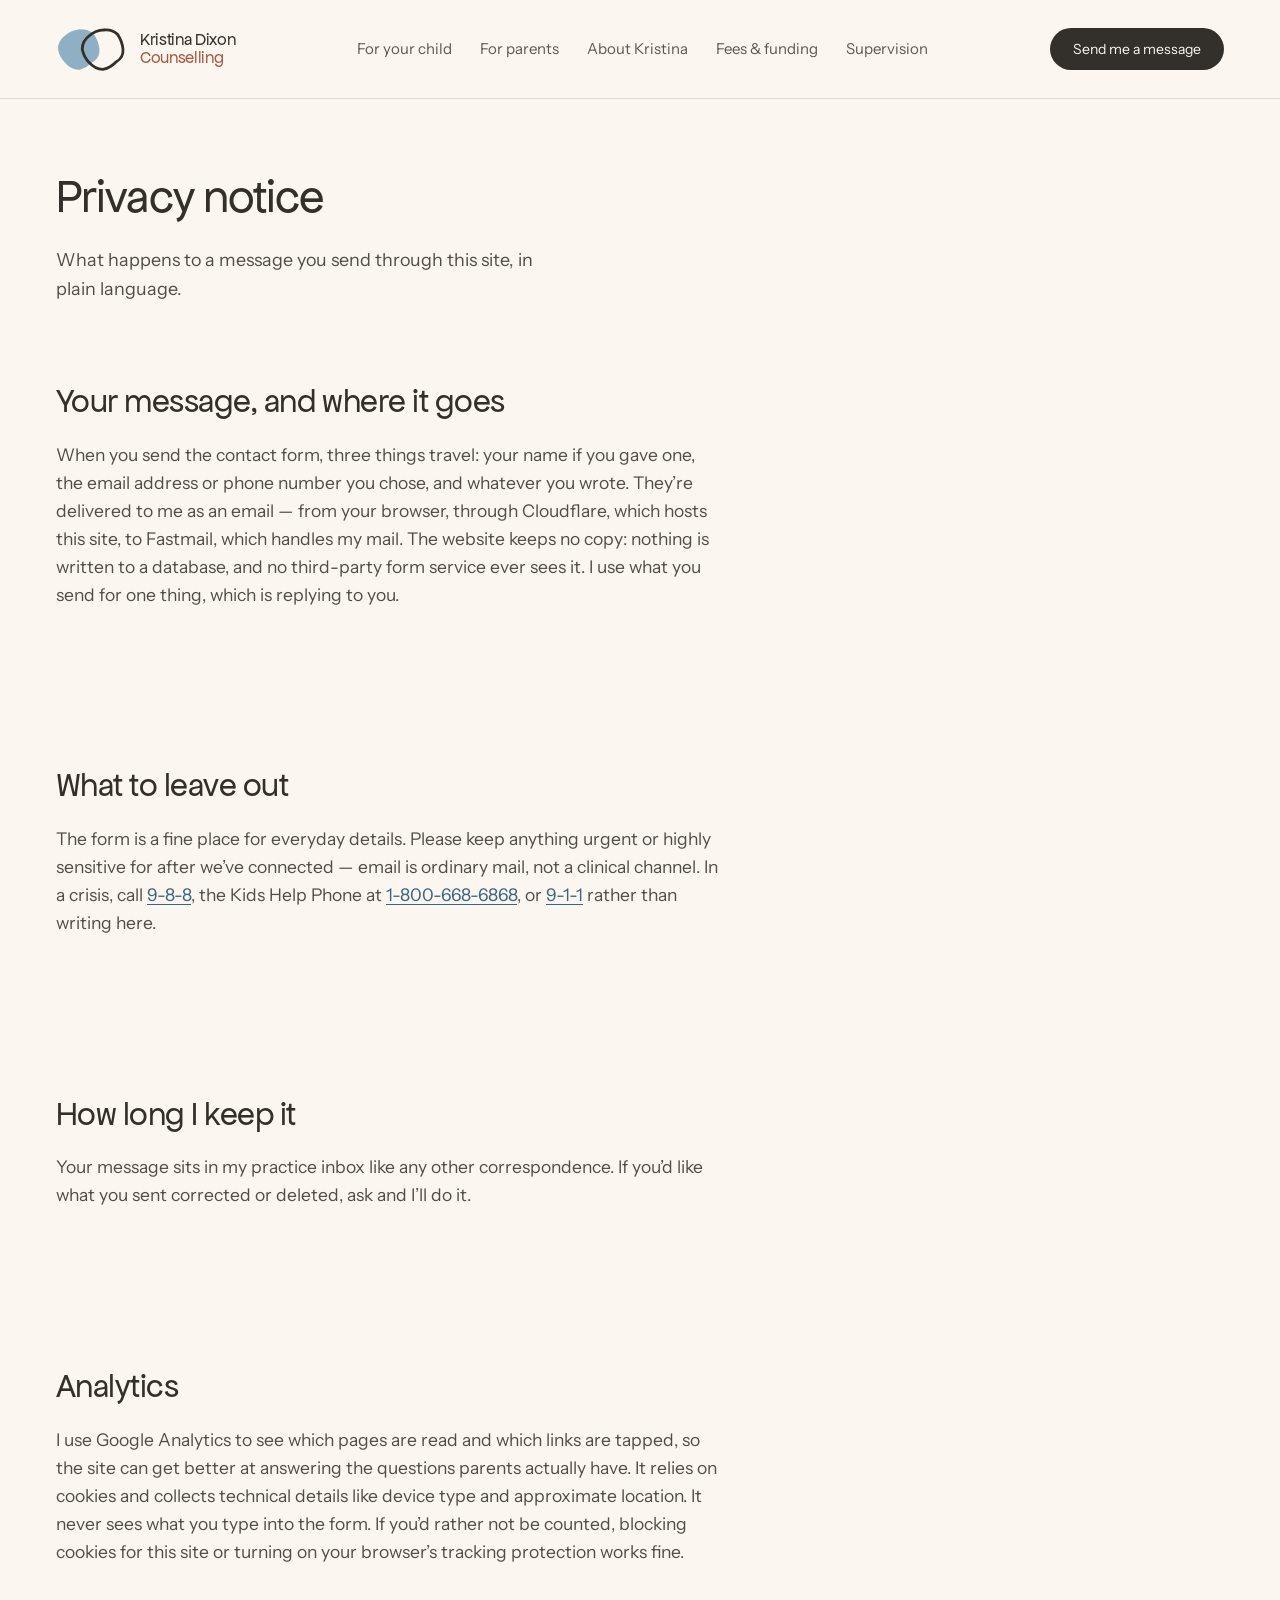
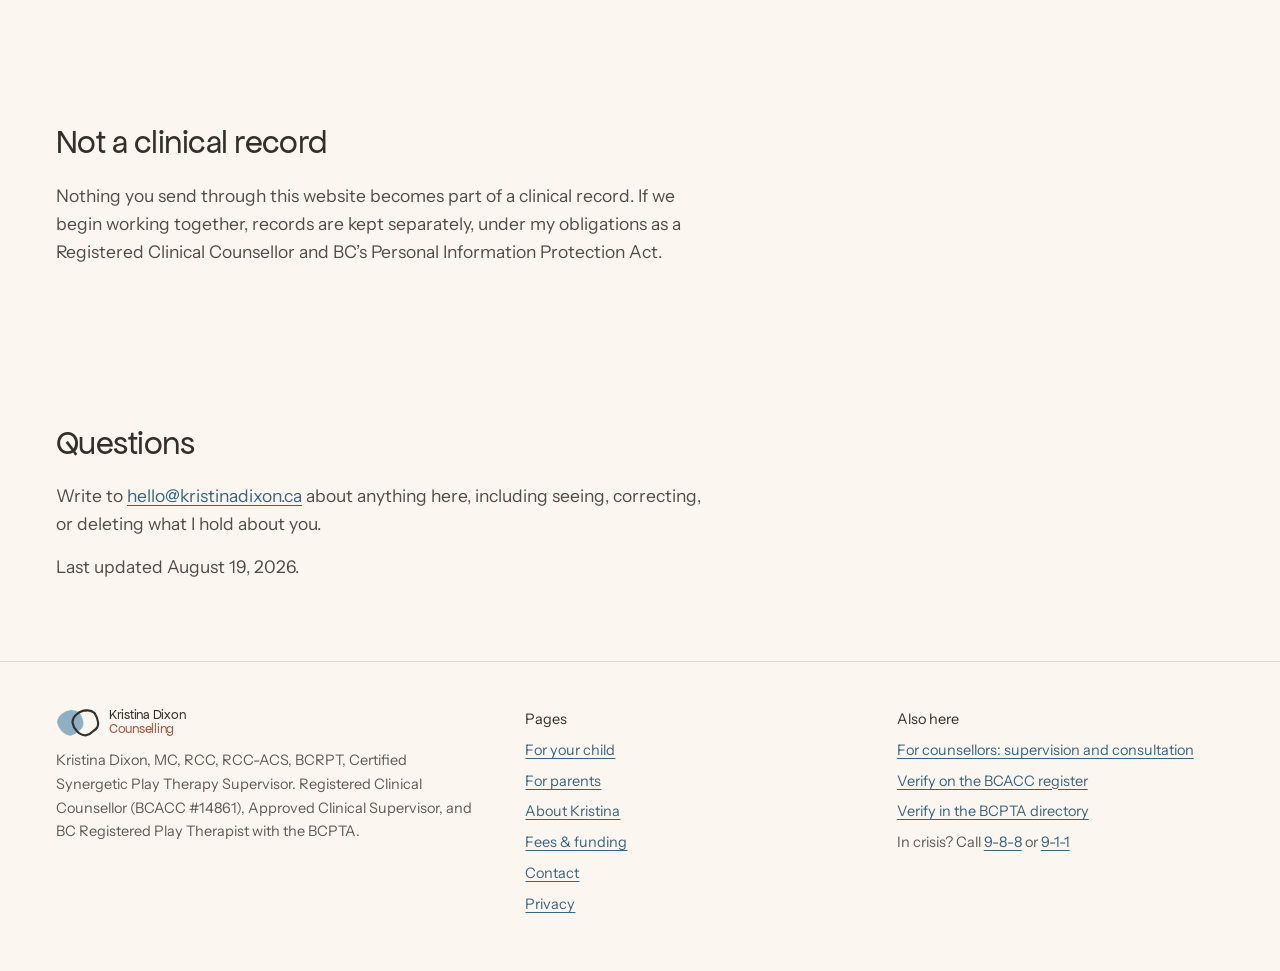
<file: privacy.html>
<!DOCTYPE html>
<html lang="en-CA">
<head>
<meta charset="utf-8">
<meta name="viewport" content="width=device-width, initial-scale=1">
<title>Privacy notice | Kristina Dixon Counselling</title>
<meta name="description" content="How messages, contact details, and analytics are handled at kristinadixon.ca, in plain language.">
<link rel="canonical" href="https://kristinadixon.ca/privacy.html">
<meta name="theme-color" content="#FBF7F0">
<link rel="icon" href="favicon.svg" type="image/svg+xml">
<link rel="preload" href="assets/fonts/apfel-grotezk-regular.woff2" as="font" type="font/woff2" crossorigin>
<link rel="preload" href="assets/fonts/instrument-sans-latin.woff2" as="font" type="font/woff2" crossorigin>
<link rel="stylesheet" href="assets/css/site.css">
<script async src="https://www.googletagmanager.com/gtag/js?id=G-G0EFPKYL7X"></script>
<script src="assets/js/analytics.js" defer></script>
</head>
<body>

<a class="skip-link" href="#main">Skip to the main content</a>

<header class="site-header">
  <div class="wrap site-header__inner">
    <a class="lockup" href="index.html" aria-label="Kristina Dixon Counselling, home">
      <svg class="mark" width="70" height="46" viewBox="0 0 152 100" fill="none" stroke-linecap="round" aria-hidden="true" focusable="false"><path d="M50 9 Q68.4 5.7 81.8 18.2 Q91.6 32.8 93.5 50 Q95.3 68.8 78.3 78.3 Q66.8 90.7 50 94.5 Q32 93.4 20.3 79.7 Q7.9 67.4 5 50 Q5.2 31.4 20.7 20.7 Q33.1 9.3 53 8.2 Z" fill="#8FB0C4" stroke="#8FB0C4" stroke-width="1.7"></path><path d="M50 9 Q68.4 5.7 81.8 18.2 Q91.6 32.8 93.5 50 Q95.3 68.8 78.3 78.3 Q66.8 90.7 50 94.5 Q32 93.4 20.3 79.7 Q7.9 67.4 5 50 Q5.2 31.4 20.7 20.7 Q33.1 9.3 53 8.2" fill="none" stroke="#33302B" stroke-width="6" transform="translate(52 0)"></path></svg>
      <span class="lockup__name">Kristina Dixon<span class="lockup__tail"><br>Counselling</span></span>
    </a>

    <nav class="nav" aria-label="Main">
      <a class="nav__link" href="play-therapy.html">For your child</a>
      <a class="nav__link" href="for-parents.html">For parents</a>
      <a class="nav__link" href="about.html">About Kristina</a>
      <a class="nav__link" href="fees.html">Fees &amp; funding</a>
      <a class="nav__link" href="for-counsellors.html">Supervision</a>
    </nav>

    <div class="header__actions">
      <a class="btn btn--header" href="contact.html">Send me a message</a>
      <details class="menu">
        <summary class="menu-toggle">Menu</summary>
        <nav class="menu-sheet" aria-label="Menu">
          <div class="wrap menu-sheet__list">
            <a href="play-therapy.html">For your child</a>
            <a href="for-parents.html">For parents</a>
            <a href="about.html">About Kristina</a>
            <a href="fees.html">Fees &amp; funding</a>
            <a href="for-counsellors.html">Clinical Supervision &amp; Consultation</a>
            <a href="contact.html">Send me a message</a>
          </div>
        </nav>
      </details>
    </div>
  </div>
</header>

<main id="main">

  <section class="section hero">
    <div class="wrap hero__enter">
      <h1 class="d d-47 hero__title--narrow balance">Privacy notice</h1>
      <p class="lede lede--short">What happens to a message you send through this site, in plain language.</p>
    </div>
  </section>

  <section class="section section--tight-top">
    <div class="wrap">
      <h2 class="d d-33">Your message, and where it goes</h2>
      <div class="prose">
        <p>When you send the contact form, three things travel: your name if you gave one, the email address or phone number you chose, and whatever you wrote. They&rsquo;re delivered to me as an email &mdash; from your browser, through Cloudflare, which hosts this site, to Fastmail, which handles my mail. The website keeps no copy: nothing is written to a database, and no third-party form service ever sees it. I use what you send for one thing, which is replying to you.</p>
      </div>
    </div>
  </section>

  <section class="section">
    <div class="wrap">
      <h2 class="d d-33">What to leave out</h2>
      <div class="prose">
        <p>The form is a fine place for everyday details. Please keep anything urgent or highly sensitive for after we&rsquo;ve connected &mdash; email is ordinary mail, not a clinical channel. In a crisis, call <a href="tel:988">9-8-8</a>, the Kids Help Phone at <a href="tel:18006686868">1-800-668-6868</a>, or <a href="tel:911">9-1-1</a> rather than writing here.</p>
      </div>
    </div>
  </section>

  <section class="section">
    <div class="wrap">
      <h2 class="d d-33">How long I keep it</h2>
      <div class="prose">
        <p>Your message sits in my practice inbox like any other correspondence. If you&rsquo;d like what you sent corrected or deleted, ask and I&rsquo;ll do it.</p>
      </div>
    </div>
  </section>

  <section class="section">
    <div class="wrap">
      <h2 class="d d-33">Analytics</h2>
      <div class="prose">
        <p>I use Google Analytics to see which pages are read and which links are tapped, so the site can get better at answering the questions parents actually have. It relies on cookies and collects technical details like device type and approximate location. It never sees what you type into the form. If you&rsquo;d rather not be counted, blocking cookies for this site or turning on your browser&rsquo;s tracking protection works fine.</p>
      </div>
    </div>
  </section>

  <section class="section">
    <div class="wrap">
      <h2 class="d d-33">Not a clinical record</h2>
      <div class="prose">
        <p>Nothing you send through this website becomes part of a clinical record. If we begin working together, records are kept separately, under my obligations as a Registered Clinical Counsellor and BC&rsquo;s Personal Information Protection Act.</p>
      </div>
    </div>
  </section>

  <section class="section">
    <div class="wrap">
      <h2 class="d d-33">Questions</h2>
      <div class="prose">
        <p>Write to <a href="mailto:hello@kristinadixon.ca">hello@kristinadixon.ca</a> about anything here, including seeing, correcting, or deleting what I hold about you.</p>
        <p>Last updated August 19, 2026.</p>
      </div>
    </div>
  </section>

</main>

<footer class="site-footer">
  <div class="wrap site-footer__inner">
    <div class="footer-col">
      <a class="footer-lockup" href="index.html">
        <svg class="mark" width="44" height="29" viewBox="0 0 152 100" fill="none" stroke-linecap="round" aria-hidden="true" focusable="false"><path d="M50 9 Q68.4 5.7 81.8 18.2 Q91.6 32.8 93.5 50 Q95.3 68.8 78.3 78.3 Q66.8 90.7 50 94.5 Q32 93.4 20.3 79.7 Q7.9 67.4 5 50 Q5.2 31.4 20.7 20.7 Q33.1 9.3 53 8.2 Z" fill="#8FB0C4" stroke="#8FB0C4" stroke-width="2.1"></path><path d="M50 9 Q68.4 5.7 81.8 18.2 Q91.6 32.8 93.5 50 Q95.3 68.8 78.3 78.3 Q66.8 90.7 50 94.5 Q32 93.4 20.3 79.7 Q7.9 67.4 5 50 Q5.2 31.4 20.7 20.7 Q33.1 9.3 53 8.2" fill="none" stroke="#33302B" stroke-width="7.5" transform="translate(52 0)"></path></svg>
        <span class="footer-lockup__name">Kristina Dixon<span class="footer-lockup__tail"><br>Counselling</span></span>
      </a>
      <p>Kristina Dixon, MC, RCC, RCC-ACS, BCRPT, Certified Synergetic Play Therapy Supervisor. Registered Clinical Counsellor (BCACC #14861), Approved Clinical Supervisor, and BC Registered Play Therapist with the BCPTA.</p>
    </div>
    <nav class="footer-col" aria-label="Pages">
      <span class="footer-col__head">Pages</span>
      <a href="play-therapy.html">For your child</a>
      <a href="for-parents.html">For parents</a>
      <a href="about.html">About Kristina</a>
      <a href="fees.html">Fees &amp; funding</a>
      <a href="contact.html">Contact</a>
        <a href="privacy.html" aria-current="page">Privacy</a>
    </nav>
    <nav class="footer-col" aria-label="Also here">
      <span class="footer-col__head">Also here</span>
      <a href="for-counsellors.html">For counsellors: supervision and consultation</a>
      <a href="https://bcacc.ca/counsellors/kristina-dixon/" rel="noopener">Verify on the BCACC register</a>
      <a href="https://www.bcplaytherapy.ca/membership-account/profile/918/" rel="noopener">Verify in the BCPTA directory</a>
      <span>In crisis? Call <a href="tel:988">9-8-8</a> or <a href="tel:911">9-1-1</a></span>
    </nav>
  </div>
</footer>

</body>
</html>
</file>
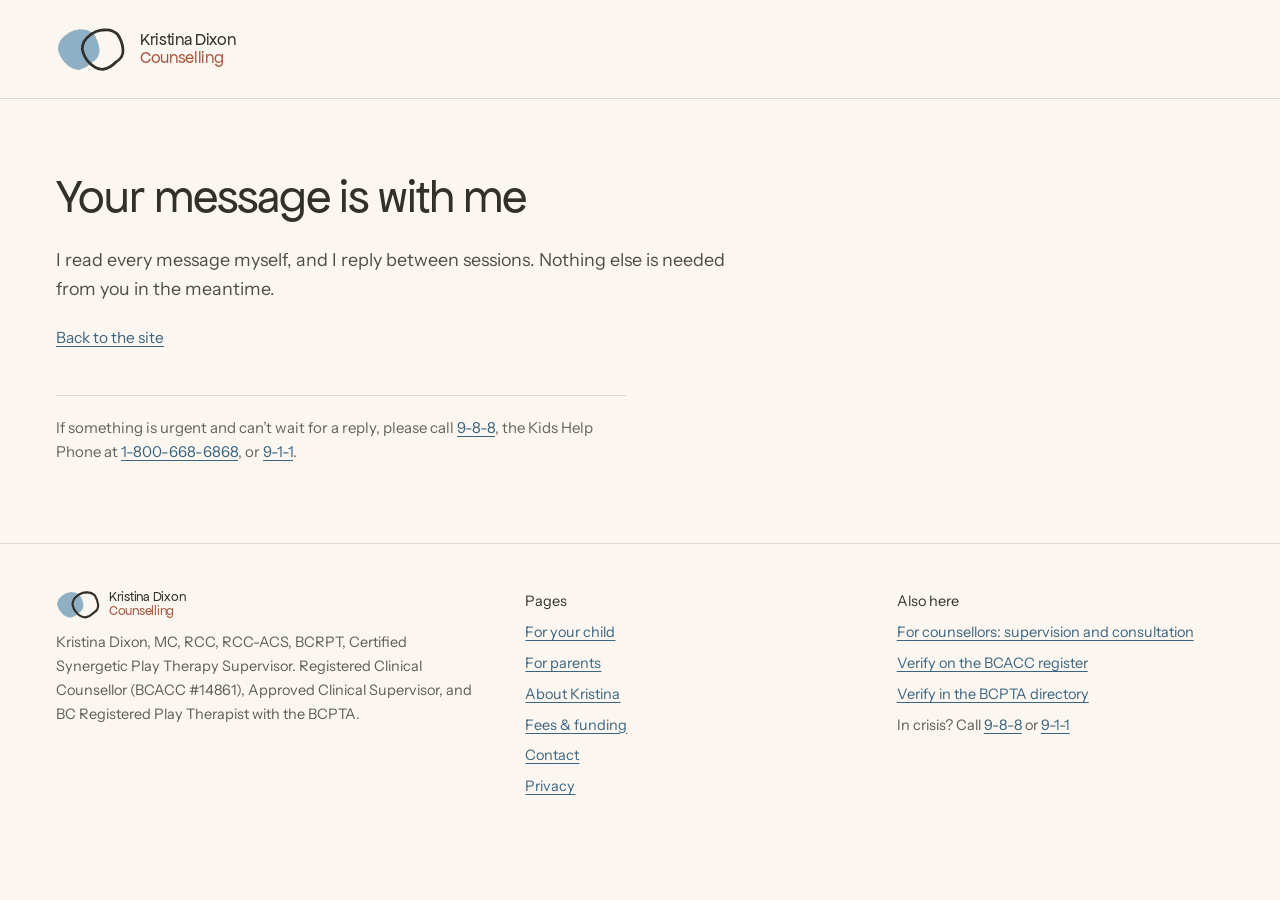
<file: thanks.html>
<!DOCTYPE html>
<html lang="en-CA">
<head>
<meta charset="utf-8">
<meta name="viewport" content="width=device-width, initial-scale=1">
<title>Your message is with me | Kristina Dixon Counselling</title>
<meta name="description" content="Your message has been sent to Kristina Dixon, RCC, BCRPT.">
<meta name="robots" content="noindex">
<link rel="icon" href="favicon.svg" type="image/svg+xml">
<link rel="preload" href="assets/fonts/apfel-grotezk-regular.woff2" as="font" type="font/woff2" crossorigin>
<link rel="preload" href="assets/fonts/instrument-sans-latin.woff2" as="font" type="font/woff2" crossorigin>
<link rel="stylesheet" href="assets/css/site.css">
<script async src="https://www.googletagmanager.com/gtag/js?id=G-G0EFPKYL7X"></script>
<script src="assets/js/analytics.js" defer></script>
</head>
<body data-ga-event="generate_lead">

<a class="skip-link" href="#main">Skip to the main content</a>

<header class="site-header">
  <div class="wrap site-header__inner">
    <a class="lockup" href="index.html" aria-label="Kristina Dixon Counselling, home">
      <svg class="mark" width="70" height="46" viewBox="0 0 152 100" fill="none" stroke-linecap="round" aria-hidden="true" focusable="false"><path d="M50 9 Q68.4 5.7 81.8 18.2 Q91.6 32.8 93.5 50 Q95.3 68.8 78.3 78.3 Q66.8 90.7 50 94.5 Q32 93.4 20.3 79.7 Q7.9 67.4 5 50 Q5.2 31.4 20.7 20.7 Q33.1 9.3 53 8.2 Z" fill="#8FB0C4" stroke="#8FB0C4" stroke-width="1.7"></path><path d="M50 9 Q68.4 5.7 81.8 18.2 Q91.6 32.8 93.5 50 Q95.3 68.8 78.3 78.3 Q66.8 90.7 50 94.5 Q32 93.4 20.3 79.7 Q7.9 67.4 5 50 Q5.2 31.4 20.7 20.7 Q33.1 9.3 53 8.2" fill="none" stroke="#33302B" stroke-width="6" transform="translate(52 0)"></path></svg>
      <span class="lockup__name">Kristina Dixon<span class="lockup__tail"><br>Counselling</span></span>
    </a>
  </div>
</header>

<main id="main">
  <section class="section hero">
    <div class="wrap hero__enter">
      <!-- COPY TO CONFIRM WITH KRISTINA — this page has no counterpart in the
           design document, so the wording follows the voice of the rest of the
           site rather than a supplied line. See LAUNCH-CHECKLIST.md. -->
      <h1 class="d d-47 hero__title--narrow balance">Your message is with me</h1>
      <p class="lede">I read every message myself, and I reply between sessions. Nothing else is needed from you in the meantime.</p>
      <p class="after"><a href="index.html">Back to the site</a></p>

      <p class="hero__credential">If something is urgent and can&rsquo;t wait for a reply, please call <a href="tel:988">9-8-8</a>, the Kids Help Phone at <a href="tel:18006686868">1-800-668-6868</a>, or <a href="tel:911">9-1-1</a>.</p>
    </div>
  </section>
</main>

<footer class="site-footer">
  <div class="wrap site-footer__inner">
    <div class="footer-col">
      <a class="footer-lockup" href="index.html">
        <svg class="mark" width="44" height="29" viewBox="0 0 152 100" fill="none" stroke-linecap="round" aria-hidden="true" focusable="false"><path d="M50 9 Q68.4 5.7 81.8 18.2 Q91.6 32.8 93.5 50 Q95.3 68.8 78.3 78.3 Q66.8 90.7 50 94.5 Q32 93.4 20.3 79.7 Q7.9 67.4 5 50 Q5.2 31.4 20.7 20.7 Q33.1 9.3 53 8.2 Z" fill="#8FB0C4" stroke="#8FB0C4" stroke-width="2.1"></path><path d="M50 9 Q68.4 5.7 81.8 18.2 Q91.6 32.8 93.5 50 Q95.3 68.8 78.3 78.3 Q66.8 90.7 50 94.5 Q32 93.4 20.3 79.7 Q7.9 67.4 5 50 Q5.2 31.4 20.7 20.7 Q33.1 9.3 53 8.2" fill="none" stroke="#33302B" stroke-width="7.5" transform="translate(52 0)"></path></svg>
        <span class="footer-lockup__name">Kristina Dixon<span class="footer-lockup__tail"><br>Counselling</span></span>
      </a>
      <p>Kristina Dixon, MC, RCC, RCC-ACS, BCRPT, Certified Synergetic Play Therapy Supervisor. Registered Clinical Counsellor (BCACC #14861), Approved Clinical Supervisor, and BC Registered Play Therapist with the BCPTA.</p>
    </div>
    <nav class="footer-col" aria-label="Pages">
      <span class="footer-col__head">Pages</span>
      <a href="play-therapy.html">For your child</a>
      <a href="for-parents.html">For parents</a>
      <a href="about.html">About Kristina</a>
      <a href="fees.html">Fees &amp; funding</a>
      <a href="contact.html">Contact</a>
        <a href="privacy.html">Privacy</a>
    </nav>
    <nav class="footer-col" aria-label="Also here">
      <span class="footer-col__head">Also here</span>
      <a href="for-counsellors.html">For counsellors: supervision and consultation</a>
      <a href="https://bcacc.ca/counsellors/kristina-dixon/" rel="noopener">Verify on the BCACC register</a>
      <a href="https://www.bcplaytherapy.ca/membership-account/profile/918/" rel="noopener">Verify in the BCPTA directory</a>
      <span>In crisis? Call <a href="tel:988">9-8-8</a> or <a href="tel:911">9-1-1</a></span>
    </nav>
  </div>
</footer>

</body>
</html>
</file>
<file: assets/css/site.css>
/* =============================================================================
   Kristina Dixon Counselling
   Territory 2, "Big Feelings". Hand-built static CSS. No framework, no build.

   Non-negotiables encoded here, from design-handback-type-and-colour.md:
   - No gradients. Anywhere. Section separation is a hard colour change,
     a 1px rule, or space.
   - No box-shadows. Anywhere.
   - border-radius: 999px on buttons only. Everything else is square.
   - All text is charcoal (or warm white on charcoal). Yellow and sky are block
     and shape colours only and never carry text. Coral has one exception, the
     lock-up descriptor, and only in the darkened cut that clears AA.
   - Hierarchy is size and space. Never a weight jump. Display face is 400 only.
   ========================================================================== */

/* 1. Fonts — self-hosted, latin subsets, font-display:swap
   ------------------------------------------------------------------------- */

/* Body face. Instrument Sans ships variable, so one file covers 400 and 500. */
@font-face {
  font-family: 'Instrument Sans';
  font-style: normal;
  font-weight: 400 500;
  font-display: swap;
  src: url('../fonts/instrument-sans-latin.woff2') format('woff2');
  unicode-range: U+0000-00FF, U+0131, U+0152-0153, U+02BB-02BC, U+02C6, U+02DA,
    U+02DC, U+0304, U+0308, U+0329, U+2000-206F, U+20AC, U+2122, U+2191, U+2193,
    U+2212, U+2215, U+FEFF, U+FFFD;
}
@font-face {
  font-family: 'Instrument Sans';
  font-style: normal;
  font-weight: 400 500;
  font-display: swap;
  src: url('../fonts/instrument-sans-latin-ext.woff2') format('woff2');
  unicode-range: U+0100-02BA, U+02BD-02C5, U+02C7-02CC, U+02CE-02D7, U+02DD-02FF,
    U+0304, U+0308, U+0329, U+1D00-1DBF, U+1E00-1E9F, U+1EF2-1EFF, U+2020,
    U+20A0-20AB, U+20AD-20C0, U+2113, U+2C60-2C7F, U+A720-A7FF;
}
@font-face {
  font-family: 'Instrument Sans';
  font-style: italic;
  font-weight: 400;
  font-display: swap;
  src: url('../fonts/instrument-sans-italic-latin.woff2') format('woff2');
  unicode-range: U+0000-00FF, U+0131, U+0152-0153, U+02BB-02BC, U+02C6, U+02DA,
    U+02DC, U+0304, U+0308, U+0329, U+2000-206F, U+20AC, U+2122, U+2191, U+2193,
    U+2212, U+2215, U+FEFF, U+FFFD;
}

/* Display face — Apfel Grotezk (Collletttivo), the handoff's first choice.
   SIL Open Font License 1.1; the licence travels with the file, in
   assets/fonts/ApfelGrotezk-OFL.txt.

   Weight 400 only, deliberately. The family also ships Fett, Satt and Brukt;
   none of them is here, so nothing can accidentally reach for a heavier cut
   and reintroduce the weight-jump hierarchy the handback ruled out. */
@font-face {
  font-family: 'Apfel Grotezk';
  font-style: normal;
  font-weight: 400;
  font-display: swap;
  src: url('../fonts/apfel-grotezk-regular.woff2') format('woff2');
}

/* 2. Tokens
   ------------------------------------------------------------------------- */

:root {
  --warm-white: #FBF7F0;
  --charcoal: #33302B;
  --yellow: #F2C879;
  --sky: #8FB0C4;

  /* Coral carries the lock-up descriptor, and the value flips with the ground
     because no single one clears AA on both. --coral is the palette value and
     is only ever type on charcoal (5.6:1); --coral-ink is the darkened cut and
     is only ever type on warm white (4.8:1). Swapped, both fail: #E39684 on
     warm white measures about 2:1, #A85742 on charcoal about 2.4:1. Yellow is
     not a third option — it is unusable as type on warm white at any size. */
  --coral: #E39684;
  --coral-ink: #A85742;
  --link: #3A6480;
  --link-hover: #2A4B60;
  --placeholder-ground: #E8E2D6;

  /* Softened charcoal for running prose. 7.7:1 on warm white. */
  --ink-soft: rgba(51, 48, 43, .86);
  --ink-quiet: rgba(51, 48, 43, .78);
  --ink-faint: rgba(51, 48, 43, .72);

  --rule: rgba(51, 48, 43, .18);
  --rule-mid: rgba(51, 48, 43, .2);
  --rule-strong: rgba(51, 48, 43, .24);

  /* Reversed, for the charcoal closer and the supervision sub-brand. */
  --paper-soft: rgba(251, 247, 240, .88);
  --paper-quiet: rgba(251, 247, 240, .8);
  --paper-rule: rgba(251, 247, 240, .2);

  --font-display: 'Apfel Grotezk', system-ui, sans-serif;
  --font-body: 'Instrument Sans', system-ui, -apple-system, 'Segoe UI', sans-serif;
  --font-mono: ui-monospace, SFMono-Regular, Menlo, Consolas, monospace;

  --page: 1280px;
  --gutter: clamp(20px, 4.4vw, 56px);
  --section-pad: clamp(56px, 6.2vw, 80px);

  --ease: cubic-bezier(.2, .6, .35, 1);
}

/* 3. Base
   ------------------------------------------------------------------------- */

*, *::before, *::after { box-sizing: border-box; }

html { -webkit-text-size-adjust: 100%; }

body {
  margin: 0;
  background: var(--warm-white);
  color: var(--charcoal);
  font-family: var(--font-body);
  font-size: 17.5px;
  line-height: 1.58;
  -webkit-font-smoothing: antialiased;
  text-rendering: optimizeLegibility;
  overflow-x: hidden;
}

h1, h2, h3, p, ul, ol, figure, blockquote { margin: 0; }
ul { padding: 0; list-style: none; }
img, svg { display: block; max-width: 100%; }
img { height: auto; }

a { color: var(--link); text-underline-offset: .18em; }
a:hover { color: var(--link-hover); }

/* On a colour block the link is charcoal and carries an underline, because
   the affordance must not be colour alone and #3A6480 measures 4.02:1 on
   yellow and 2.74:1 on sky — both short of AA. Charcoal is 9.4:1 and 5.7:1. */
.block--yellow a,
.block--sky a,
.form-panel a {
  color: var(--charcoal);
  text-decoration: underline;
}
.block--yellow a:hover,
.block--sky a:hover,
.form-panel a:hover { color: var(--charcoal); text-decoration-thickness: 2px; }

/* Focus is never removed. 2px at 2px offset, always ≥3:1 on its own ground. */
:focus-visible {
  outline: 2px solid var(--link);
  outline-offset: 2px;
}
.block--sky :focus-visible { outline-color: var(--charcoal); }
.on-charcoal :focus-visible,
.closer :focus-visible,
.pro :focus-visible { outline-color: var(--sky); }

[hidden] { display: none !important; }

button { font: inherit; color: inherit; cursor: pointer; }

::selection { background: var(--yellow); color: var(--charcoal); }

.visually-hidden {
  position: absolute;
  width: 1px; height: 1px;
  margin: -1px; padding: 0; border: 0;
  clip-path: inset(50%);
  overflow: hidden;
  white-space: nowrap;
}

.skip-link {
  position: absolute;
  left: 12px; top: -100px;
  z-index: 100;
  padding: 14px 20px;
  background: var(--charcoal);
  color: var(--warm-white);
  font-size: 15px;
  text-decoration: none;
  transition: top .15s var(--ease);
}
.skip-link:focus {
  top: 12px;
  color: var(--warm-white);
}

/* 4. Type scale — display 53 / 47 / 43 / 38 / 33 / 23 / 21, weight 400 only
   ------------------------------------------------------------------------- */

.d {
  font-family: var(--font-display);
  font-weight: 400;
  letter-spacing: -.016em;
  line-height: 1.14;
}
.d-53 { font-size: clamp(30px, 4.15vw, 53px); line-height: 1.1;  letter-spacing: -.019em; }
.d-47 { font-size: clamp(29px, 3.7vw, 47px);  line-height: 1.1;  letter-spacing: -.019em; }
.d-43 { font-size: clamp(28px, 3.4vw, 43px);  line-height: 1.1;  letter-spacing: -.019em; }
.d-38 { font-size: clamp(25px, 3vw, 38px);    line-height: 1.12; letter-spacing: -.018em; }
.d-33 { font-size: clamp(23px, 2.6vw, 33px);  line-height: 1.14; letter-spacing: -.016em; }
.d-23 { font-size: clamp(20px, 1.8vw, 23px);  line-height: 1.18; letter-spacing: -.014em; }
.d-21 { font-size: clamp(19px, 1.65vw, 21px); line-height: 1.18; letter-spacing: -.014em; }

/* Space above a heading is generous, space below it is tight. The space is
   what separates; there is never a weight jump. */
.lede {
  font-size: clamp(16.5px, 1.4vw, 18px);
  line-height: 1.6;
  color: var(--ink-soft);
  max-width: 38em;
  text-wrap: pretty;
}
.lede--short { max-width: 32em; }
.lede + .lede { margin-top: 16px; }

/* Contact details, and the land acknowledgement that closes the Contact page. */
.contact-details {
  display: flex;
  flex-direction: column;
  gap: 12px;
  margin-top: 28px;
  font-size: 17px;
  color: var(--charcoal);
}
.land {
  max-width: 44em;
  font-size: 17.5px;
  line-height: 1.65;
  color: var(--charcoal);
  text-wrap: pretty;
}

.prose {
  display: flex;
  flex-direction: column;
  gap: 15px;
  max-width: 38em;
  line-height: 1.6;
  color: var(--ink-soft);
}
.prose p { text-wrap: pretty; }
.prose--loose { gap: 19px; }

/* The single crayon shape that sits in an aside column, in normal flow rather
   than cropped off an edge. */
.aside-shape { margin-top: 28px; }

.note {
  font-size: 15.5px;
  line-height: 1.6;
  color: var(--ink-quiet);
}

/* Small labels, captions and credential lines are the body face at small size
   with slightly wider tracking. There is no third family. */
.meta {
  font-size: 15px;
  line-height: 1.6;
  letter-spacing: .005em;
  color: var(--ink-quiet);
}

.balance { text-wrap: balance; }

/* Vertical rhythm lives in sibling selectors rather than in the markup, so
   the rule "generous space above a heading, tight space below it" is stated
   once and holds on every page. */
.hero__title + .prose { margin-top: 26px; }
h1 + .lede { margin-top: 24px; }
h2 + .prose,
h2 + .pro-prose { margin-top: 20px; }
h2 + .rule-list,
h2 + .defs,
h2 + .rule-stack,
.lede + .rule-list { margin-top: 26px; }
h2 + .trio,
h2 + .quad { margin-top: 28px; }
.prose + .cta-row,
.lede + .cta-row { margin-top: 34px; }
.rule-list + .block__coda { margin-top: 24px; }
.defs + .strip { margin-top: 26px; }

.block__coda {
  max-width: 46em;
  font-size: 18px;
  line-height: 1.55;
}
.list-narrow { max-width: 60em; }
.measure-31 { max-width: 31em; }
.measure-34 { max-width: 34em; }
.measure-36 { max-width: 36em; }

/* A single following line — "Read more about Kristina", the verification
   sentence — set at the small body size. */
.after {
  margin-top: 22px;
  font-size: 15.5px;
  line-height: 1.6;
}

/* One rule, one line: the AutPlay / Circle of Security strip under the
   credential grid. The disclosure control sits on the line below it, so that
   opening it expands into full width instead of into a narrow column. */
.strip {
  padding-top: 22px;
  border-top: 1px solid var(--rule-strong);
  font-size: 16px;
  line-height: 1.6;
}
.strip + .disclosure { margin-top: 22px; }
.disclosure + .after { margin-top: 20px; }

/* 5. Layout
   ------------------------------------------------------------------------- */

.wrap {
  max-width: var(--page);
  margin-inline: auto;
  padding-inline: var(--gutter);
}

.section {
  position: relative;
  padding-block: var(--section-pad);
  overflow: hidden; /* shapes crop against this */
}
.section--tight-top { padding-block-start: 0; }
.section--tight-bottom { padding-block-end: 0; }

/* One colour block per section. Never two colour blocks adjacent. */
.block--yellow { background: var(--yellow); }
.block--sky { background: var(--sky); }
.block--charcoal { background: var(--charcoal); color: var(--warm-white); }

/* Text on a colour block is full-strength charcoal, never the softened value. */
.block--yellow .prose,
.block--sky .prose,
.block--yellow .lede,
.block--sky .lede { color: var(--charcoal); }

.grid { display: grid; }

/* Every split is a grid in its own right, so a modifier can be used alone. */
.split,
.split--even,
.split--flip,
.split--aside {
  display: grid;
  gap: 64px;
  align-items: start;
}
.split { grid-template-columns: 1.1fr .9fr; }
.split--even { grid-template-columns: 1fr 1fr; gap: 56px; }
.split--flip { grid-template-columns: .9fr 1.1fr; gap: 56px; }
.split--aside { grid-template-columns: .36fr .64fr; gap: 56px; }
.split--middle { align-items: center; }

/* 6. Header
   ------------------------------------------------------------------------- */

.site-header {
  position: relative;
  border-bottom: 1px solid rgba(51, 48, 43, .14);
}
.site-header__inner {
  display: flex;
  align-items: center;
  justify-content: space-between;
  gap: 24px;
  padding-block: 26px;
}

.lockup {
  display: inline-flex;
  align-items: center;
  gap: 14px;
  color: var(--charcoal);
  text-decoration: none;
}
.lockup__name {
  font-family: var(--font-display);
  font-weight: 400;
  font-size: 17px;
  /* Absolute leading: the two-line block (36px) must stay shorter than the
     46px mark, or the lock-up reads as an icon beside a heading. */
  line-height: 18px;
  letter-spacing: -.019em;
  white-space: nowrap;
}
/* The name reads first, the descriptor second — the same relationship
   "Supervision" already has in the sub-brand. */
.lockup__tail { color: var(--coral-ink); }

.nav {
  display: flex;
  align-items: center;
  gap: 28px;
}
.nav__link {
  font-size: 15px;
  color: rgba(51, 48, 43, .8);
  text-decoration: none;
}
.nav__link:hover { color: var(--charcoal); text-decoration: underline; }
.nav__link[aria-current='page'] { color: var(--charcoal); }

.header__actions {
  display: flex;
  align-items: center;
  gap: 22px;
}

/* The mobile menu is a native <details>, so it needs no script and keeps its
   keyboard and screen-reader behaviour for free. */
.menu { display: none; }

.menu-toggle {
  display: flex;
  align-items: center;
  justify-content: center;
  min-width: 54px;
  min-height: 54px;
  font-size: 16px;
  color: rgba(51, 48, 43, .8);
  cursor: pointer;
  list-style: none;
}
.menu-toggle::-webkit-details-marker { display: none; }

/* A plain sheet under the header. Not a drawer, not an overlay. */
.menu-sheet {
  position: absolute;
  left: 0; right: 0;
  top: 100%;
  z-index: 25;
  background: var(--warm-white);
  border-top: 1px solid var(--rule);
  border-bottom: 1px solid var(--rule);
}
.menu-sheet__list { display: flex; flex-direction: column; }
.menu-sheet__list a {
  display: flex;
  align-items: center;
  min-height: 54px;
  padding-block: 4px;
  border-bottom: 1px solid var(--rule);
  font-size: 17px;
  color: var(--charcoal);
  text-decoration: none;
}
.menu-sheet__list a:last-child { border-bottom: 0; }

/* 7. Buttons and plain links
   ------------------------------------------------------------------------- */

/* The pill is the one rounded thing on the site, and it belongs to buttons. */
.btn {
  display: inline-flex;
  align-items: center;
  justify-content: center;
  border-radius: 999px;
  border: 1px solid transparent;
  font-size: 16px;
  line-height: 1.2;
  text-align: center;
  text-decoration: none;
  transition: background-color .16s var(--ease), color .16s var(--ease),
              border-color .16s var(--ease), transform .16s var(--ease);
}
.btn:hover { transform: translateY(-1px); }
.btn:active { transform: translateY(0); }

.btn--primary {
  padding: 16px 30px;
  background: var(--charcoal);
  color: var(--warm-white);
}
.btn--primary:hover { background: #26241F; color: var(--warm-white); }

.btn--yellow {
  padding: 17px 32px;
  background: var(--yellow);
  color: var(--charcoal);
}
.btn--yellow:hover { background: #E9B95F; color: var(--charcoal); }

.btn--header {
  padding: 12px 22px;
  background: var(--charcoal);
  color: var(--warm-white);
  font-size: 14px;
  white-space: nowrap;
}
.btn--header:hover { background: #26241F; color: var(--warm-white); }

.cta-row {
  display: flex;
  align-items: center;
  flex-wrap: wrap;
  gap: 24px;
}
.cta-row__reassurance {
  font-size: 15.5px;
  color: var(--ink-faint);
}

/* 8. Hero
   ------------------------------------------------------------------------- */

.hero { padding-block-start: clamp(40px, 5.6vw, 84px); }

.hero__title { max-width: 19em; }
.hero__title--wide { max-width: 23em; }
.hero__title--narrow { max-width: 17em; }

.hero__credential {
  margin-top: 44px;
  padding-top: 20px;
  border-top: 1px solid rgba(51, 48, 43, .16);
  max-width: 38em;
  font-size: 15px;
  line-height: 1.6;
  color: rgba(51, 48, 43, .75);
}

/* 9. Rule lists, trios and cells
   ------------------------------------------------------------------------- */

/* Two columns of plain lines separated by hairlines. No bullets, no icons. */
.rule-list {
  display: grid;
  grid-template-columns: 1fr 1fr;
  gap: 0 60px;
}
.rule-list > li,
.rule-list > p {
  margin: 0;
  padding: 15px 0;
  border-bottom: 1px solid var(--rule);
  font-size: 18px;
  line-height: 1.5;
}
.block--yellow .rule-list > li,
.block--sky .rule-list > li { border-bottom-color: var(--rule-strong); }

/* Stacked variant: a single column of beliefs or practical lines. */
.rule-stack {
  display: flex;
  flex-direction: column;
  max-width: 38em;
  line-height: 1.6;
  color: var(--ink-soft);
}
.rule-stack > li {
  padding: 20px 0;
  border-bottom: 1px solid var(--rule);
  text-wrap: pretty;
}
.rule-stack > li:first-child { padding-top: 0; }
.rule-stack > li:last-child { padding-bottom: 0; border-bottom: 0; }

/* A definition list: a display-face term over its plain-language translation.
   Used for the credentials, the four services, and the funding levers. */
.defs {
  display: grid;
  grid-template-columns: 1fr 1fr;
  gap: 0 60px;
  margin: 0;
}
.defs > div {
  padding: 22px 0;
  border-top: 1px solid var(--rule-strong);
}
.defs dt { margin: 0; }
.defs dd {
  margin: 8px 0 0;
  font-size: 16.5px;
  line-height: 1.6;
}

/* Three cells divided by vertical rules. No cards, no shadows. */
.trio {
  display: grid;
  grid-template-columns: repeat(3, 1fr);
  border-top: 1px solid var(--rule-mid);
}
.trio > * {
  padding: 26px 40px 0 40px;
  border-right: 1px solid var(--rule-mid);
}
.trio > *:first-child { padding-left: 0; }
.trio > *:last-child { padding-right: 0; border-right: 0; }

.quad {
  display: grid;
  grid-template-columns: repeat(4, 1fr);
  border-top: 1px solid var(--paper-rule);
}
.quad > * {
  padding: 26px 32px 0 32px;
  border-right: 1px solid var(--paper-rule);
}
.quad > *:first-child { padding-left: 0; }
.quad > *:last-child { padding-right: 0; border-right: 0; }

.cell__body {
  margin-top: 8px;
  font-size: 16.5px;
  line-height: 1.6;
  color: var(--ink-soft);
}
.cell__body:first-child { margin-top: 0; }
/* Fixed height across the trio so the three titles sit on one line, whatever
   the shape's own proportions. */
.cell__shape {
  height: 42px;
  width: auto;
  margin-bottom: 14px;
}

/* Home: figure and unit share a line. */
.price + .price { margin-top: 8px; }
.price__unit { font-size: 16px; color: var(--ink-faint); }

/* Fees: a large figure with its unit on the line below. */
.price-cell__unit {
  margin-top: 6px;
  font-size: 16.5px;
  color: var(--ink-quiet);
}

/* 10. Photography
   -------------------------------------------------------------------------
   Each slot's ratio class governs the crop; the <picture> inside fills it. The
   ground colour shows only while the image loads. See PHOTOGRAPHY.md for the
   shot list and the export sizes. Do not substitute stock. */

.photo {
  position: relative;
  display: block;
  background: var(--placeholder-ground);
  overflow: hidden;
}
.photo > picture { display: block; height: 100%; }
.photo img {
  width: 100%;
  height: 100%;
  object-fit: cover;
}
.photo--4x5 { aspect-ratio: 4 / 5; }
.photo--3x2 { aspect-ratio: 3 / 2; }
.photo--16x9 { aspect-ratio: 16 / 9; }

/* A portrait that shares a section with body copy rather than carrying a hero:
   held to a width that keeps the section from becoming one tall photograph. */
.photo--inset { max-width: 420px; }

.block--sky .photo { background: var(--warm-white); }

/* 11. Feeling shapes
   -------------------------------------------------------------------------
   A closed set of six, all built from the five authored crayon paths. Flat,
   hard-edged, no gradients, no shadows; each prints in one colour.

   Placement rule, and this one was a real defect caught in review: a shape
   crops off the edge of its section and NEVER sits behind text or over an
   interactive control. Every placement below is checked against the rendered
   text and control rects by tools/check-shapes.mjs — run it after any change
   to a section's copy or width. */

.shape {
  position: absolute;
  pointer-events: none;
  z-index: 0;
}
.section > .wrap { position: relative; z-index: 1; }

/* Home — yellow recognition block. "Big feeling", cropped off the top-right,
   sitting above the rule list and clear of the heading. */
.shape--recognition { top: -252px; right: -84px; width: 360px; height: 360px; }

/* Home — sky "Hi, I'm Kristina". "Settled", cropped off the bottom-left,
   below the portrait column. */
.shape--kristina { bottom: -196px; left: -92px; width: 300px; height: 300px; }

/* About — yellow "What the letters mean". "Together", cropped off the top-right
   in the band above the definition grid. */
.shape--letters { top: -150px; right: -170px; width: 330px; height: 217px; }

/* About — sky "Where we'd meet". "Working on it", cropped off the bottom-left. */
.shape--meet { bottom: -168px; left: -70px; width: 240px; height: 240px; }

/* For your child — yellow "It's quieter than it looks". "Not sure yet",
   cropped off the bottom-left, below the aside heading. */
.shape--quieter { bottom: -196px; left: -136px; width: 320px; height: 320px; }

/* For you — sky "You won't be handed a programme". "Big feeling", filled,
   cropped off the bottom-right beyond the 31em copy column. */
.shape--programme { bottom: -178px; right: -86px; width: 300px; height: 300px; }

/* Fees — sky funding block. "Big feeling", cropped off the top-left above the
   heading baseline. */
.shape--funding { top: -212px; left: -76px; width: 300px; height: 300px; }

/* Contact — yellow form panel. "Settled", cropped off the top-right corner,
   entirely above the first control. */
.shape--form { top: -142px; right: -66px; width: 200px; height: 200px; }

/* Every closer — "Not sure yet", dashed, cropped off the bottom-right. */
.shape--closer { bottom: -190px; right: -60px; width: 280px; height: 280px; }

/* 12. Disclosure
   ------------------------------------------------------------------------- */

.disclosure { margin: 0; }
.disclosure__summary {
  display: inline-flex;
  align-items: center;
  gap: 10px;
  min-height: 54px;
  padding: 13px 24px;
  border: 1px solid rgba(51, 48, 43, .5);
  font-size: 15px;
  color: var(--charcoal);
  cursor: pointer;
  list-style: none;
  transition: background-color .16s var(--ease);
}
.disclosure__summary::-webkit-details-marker { display: none; }
.disclosure__summary:hover { background: rgba(51, 48, 43, .06); }
.disclosure__chev {
  flex: none;
  transition: transform .22s var(--ease);
}
.disclosure[open] .disclosure__chev { transform: rotate(180deg); }
.disclosure__body {
  padding-top: 20px;
  max-width: 42em;
  font-size: 16.5px;
  line-height: 1.65;
}
.disclosure__body p + p { margin-top: 14px; }

/* Height animates with an ease-out where the browser supports it. */
@supports (interpolate-size: allow-keywords) {
  :root { interpolate-size: allow-keywords; }
  .disclosure::details-content {
    block-size: 0;
    overflow: hidden;
    content-visibility: hidden;
    transition: block-size .28s var(--ease),
                content-visibility .28s var(--ease) allow-discrete;
  }
  .disclosure[open]::details-content {
    block-size: auto;
    content-visibility: visible;
  }
}

/* 13. Message form
   -------------------------------------------------------------------------
   Three fields, one of them required. Nothing about funding, diagnosis or
   history is asked before first contact. */

.form-panel {
  position: relative;
  padding: 36px 36px 32px;
  background: var(--yellow);
  overflow: hidden;
}
/* Everything except the shape paints above it. The shape keeps its own
   absolute positioning, so it must not be caught by this. */
.form-panel > :not(.shape) { position: relative; z-index: 1; }

.form {
  display: flex;
  flex-direction: column;
  gap: 15px;
}
.form-panel h2 + .form { margin-top: 20px; }
.field {
  display: flex;
  flex-direction: column;
  gap: 6px;
}
.field__label {
  font-size: 14.5px;
  color: var(--charcoal);
}
.field__control {
  min-height: 54px;
  padding: 14px 15px;
  background: var(--warm-white);
  border: 1px solid rgba(51, 48, 43, .3);
  border-radius: 0;
  font-family: inherit;
  font-size: 16.5px;
  line-height: 1.5;
  color: var(--charcoal);
}
textarea.field__control {
  min-height: 112px;
  resize: vertical;
}
.field__control:hover { border-color: rgba(51, 48, 43, .5); }
.field__control[aria-invalid='true'] { border-color: var(--charcoal); border-width: 2px; }

/* Errors are text beside the field, never colour alone. */
.field__error {
  font-size: 14.5px;
  line-height: 1.45;
  color: var(--charcoal);
}
.field__error:empty { display: none; }

.form__submit {
  min-height: 54px;
  padding: 15px 32px;
  background: var(--charcoal);
  color: var(--warm-white);
  border: 0;
  border-radius: 999px;
  font-size: 16px;
  transition: background-color .16s var(--ease), transform .16s var(--ease);
}
.form__submit:hover { background: #26241F; transform: translateY(-1px); }
.form__submit:active { transform: translateY(0); }

.form__helper {
  font-size: 14.5px;
  line-height: 1.55;
  color: var(--charcoal);
}

/* A send that failed. Charcoal on yellow at 9.4:1, and it appears above the
   helper line rather than replacing it, so nothing a person typed moves. */
.form__error {
  font-size: 15px;
  line-height: 1.55;
  color: var(--charcoal);
  border-left: 2px solid var(--charcoal);
  padding-left: 13px;
}
.form__error:empty { display: none; }

.honeypot {
  position: absolute;
  left: -9999px;
  width: 1px;
  height: 1px;
  overflow: hidden;
}

/* 14. Closing block
   ------------------------------------------------------------------------- */

.closer {
  position: relative;
  padding-block: clamp(58px, 6.4vw, 84px);
  background: var(--charcoal);
  color: var(--warm-white);
  overflow: hidden;
}
.closer__title { max-width: 20em; }
.closer__body {
  margin-top: 20px;
  max-width: 34em;
  line-height: 1.6;
  color: var(--paper-soft);
  text-wrap: pretty;
}
/* The For you closer carries no headline, so its first line would otherwise
   start a heading's worth of space below the block's own padding. Only the
   orphan margin goes — the button keeps its gap, because the body paragraph
   still sits above it. */
.closer--no-title .closer__body { margin-top: 0; }
.closer__actions {
  display: flex;
  flex-wrap: wrap;
  gap: 18px;
  margin-top: 30px;
}

/* 15. Footer
   ------------------------------------------------------------------------- */

.site-footer {
  padding-block: 46px 54px;
  border-top: 1px solid rgba(51, 48, 43, .16);
  font-size: 14.5px;
  line-height: 1.65;
  color: var(--ink-quiet);
}
.site-footer__inner {
  display: grid;
  grid-template-columns: 1.3fr 1fr 1fr;
  gap: 44px;
}
.footer-col { display: flex; flex-direction: column; gap: 7px; }
.footer-col__head { color: var(--charcoal); }
/* The lock-up is excluded: it is the mark, not a link in a list, and the name
   keeps its own charcoal rather than taking the link blue. */
.footer-col a:not(.footer-lockup) { color: var(--link); }
.footer-col a:not(.footer-lockup):hover { color: var(--link-hover); }
.footer-lockup {
  display: inline-flex;
  align-items: center;
  gap: 9px;
  margin-bottom: 5px;
  color: var(--charcoal);
  text-decoration: none;
}
.footer-lockup__name {
  font-family: var(--font-display);
  font-weight: 400;
  font-size: 13.5px;
  line-height: 14.5px;
  letter-spacing: -.019em;
  white-space: nowrap;
}
.footer-lockup__tail { color: var(--coral-ink); }

/* 16. Sticky message CTA — mobile only, and it is the CTA, not the nav
   ------------------------------------------------------------------------- */

.sticky-cta { display: none; }

/* 17. Supervision sub-brand
   -------------------------------------------------------------------------
   Same mark, same type, inverted palette. Charcoal ground, warm-white text,
   dusty sky as the single accent. No yellow, no coral, no feeling shapes,
   no photography of children. Denser type, tighter spacing. */

.pro {
  background: var(--charcoal);
  color: var(--warm-white);
}
.pro a { color: var(--sky); }
.pro a:hover { color: #A9C3D4; }

.pro-header { border-bottom: 1px solid rgba(251, 247, 240, .18); }
.pro-header__inner {
  display: flex;
  align-items: center;
  justify-content: space-between;
  gap: 24px;
  padding-block: 26px;
}
.pro-lockup {
  display: inline-flex;
  align-items: center;
  gap: 14px;
  color: var(--warm-white);
  text-decoration: none;
  font-family: var(--font-display);
  font-weight: 400;
  font-size: 20.5px;
  letter-spacing: -.017em;
  white-space: nowrap;
}
.pro-lockup:hover { color: var(--warm-white); }
.pro-lockup__suffix { color: rgba(251, 247, 240, .6); }

.pro-nav {
  display: flex;
  align-items: center;
  gap: 26px;
  font-size: 14.5px;
}
.pro-nav a {
  color: rgba(251, 247, 240, .78);
  text-decoration: none;
}
.pro-nav a:hover { color: var(--warm-white); text-decoration: underline; }

/* Square, not a pill: the sub-brand does not borrow the parent-side control. */
.pro-enquire {
  padding: 11px 21px;
  border: 1px solid rgba(143, 176, 196, .65);
  color: var(--sky);
  font-size: 14px;
  text-decoration: none;
  transition: background-color .16s var(--ease), border-color .16s var(--ease);
}
.pro-enquire:hover { background: rgba(143, 176, 196, .12); border-color: var(--sky); }

.pro-section { padding-block: clamp(44px, 4.6vw, 64px); }
.pro-section--tight-top { padding-block-start: 0; }
.pro-section--tight-bottom { padding-block-end: 0; }
.split--pro {
  display: grid;
  grid-template-columns: 1.05fr .95fr;
  gap: 52px;
  align-items: start;
}

.pro-panel {
  padding: 30px 32px;
  border: 1px solid rgba(251, 247, 240, .22);
}
.pro-prose {
  font-size: 16.5px;
  line-height: 1.6;
  color: var(--paper-soft);
  text-wrap: pretty;
}
h1 + .pro-prose { margin-top: 22px; }
.pro-panel .d + .pro-prose { margin-top: 12px; }
.pro-cell__body {
  margin-top: 8px;
  font-size: 15.5px;
  line-height: 1.6;
  color: var(--paper-quiet);
}
.pro-rule-stack {
  display: flex;
  flex-direction: column;
  font-size: 16.5px;
  line-height: 1.6;
  color: var(--paper-soft);
}
.pro-rule-stack > li {
  padding: 14px 0;
  border-bottom: 1px solid var(--paper-rule);
  text-wrap: pretty;
}
.pro-rule-stack > li:first-child { padding-top: 0; }
.pro-rule-stack > li:last-child { padding-bottom: 0; border-bottom: 0; }

.pro-cta {
  display: flex;
  align-items: center;
  justify-content: space-between;
  flex-wrap: wrap;
  gap: 32px;
  padding: 34px 36px;
  border: 1px solid rgba(251, 247, 240, .22);
}
.pro .pro-cta__btn {
  flex: none;
  min-height: 54px;
  display: inline-flex;
  align-items: center;
  padding: 16px 30px;
  background: var(--sky);
  color: #26241F;
  font-size: 16px;
  text-decoration: none;
  transition: background-color .16s var(--ease);
}
.pro .pro-cta__btn:hover { background: #A9C3D4; color: #26241F; }
.pro-footnote {
  margin-top: 22px;
  font-size: 14.5px;
  color: rgba(251, 247, 240, .6);
}

/* 18. Motion — feedback, not atmosphere
   -------------------------------------------------------------------------
   One quiet entrance, on the hero only. Nothing else moves on its own. */

/* 18b. Copy-pass components — hero eyebrow, ruled passage, form panel note
   ------------------------------------------------------------------------- */

.hero__eyebrow {
  margin: 0 0 16px;
  max-width: 46em;
  font-size: 15px;
  line-height: 1.5;
  color: var(--ink-quiet);
}

/* What happens when you get in touch is prose, never a numbered sequence.
   Therapy with a child does not run to a process, and numbering it promises an
   order the work does not keep — so the passage is set off by a rule above and
   below instead, which separates it without implying stages. */
.prose--ruled {
  margin-top: 20px;
  padding-block: 18px;
  border-top: 1px solid var(--rule);
  border-bottom: 1px solid var(--rule);
}
.prose--ruled + .prose { margin-top: 18px; }

.form-panel__note {
  margin: 10px 0 0;
  font-size: 15px;
  line-height: 1.55;
  color: var(--ink-quiet);
}

@media (prefers-reduced-motion: no-preference) {
  .hero__enter {
    animation: enter .5s var(--ease) both;
  }
}
@keyframes enter {
  from { opacity: 0; transform: translateY(7px); }
  to { opacity: 1; transform: none; }
}

@media (prefers-reduced-motion: reduce) {
  *, *::before, *::after {
    animation-duration: .001ms !important;
    animation-iteration-count: 1 !important;
    transition-duration: .001ms !important;
    scroll-behavior: auto !important;
  }
  .btn:hover, .form__submit:hover { transform: none; }
}

/* 19. Responsive — single column below roughly 900px.
       Words before pictures: the headline and the recognition list come
       before any photograph.
   ------------------------------------------------------------------------- */

@media (max-width: 1080px) {
  .split, .split--flip { grid-template-columns: 1fr 1fr; gap: 44px; }
  .split--aside { grid-template-columns: .4fr .6fr; gap: 40px; }
  .rule-list, .defs { gap: 0 40px; }
  .trio > * { padding-inline: 28px; }
  .quad > * { padding-inline: 24px; }
}

@media (max-width: 900px) {
  body { font-size: 16.5px; }

  .split, .split--even, .split--flip, .split--aside, .split--pro {
    grid-template-columns: 1fr;
    gap: 32px;
  }
  .split--photo-first > .photo-cell { order: 2; }

  .rule-list, .defs { grid-template-columns: 1fr; gap: 0; }
  .defs > div { padding: 20px 0; }

  .trio, .quad { grid-template-columns: 1fr; }
  .trio > *, .quad > * {
    padding: 22px 0;
    border-right: 0;
    border-bottom: 1px solid var(--rule-mid);
  }
  .trio > *:last-child, .quad > *:last-child { border-bottom: 0; padding-bottom: 0; }
  .quad > * { border-bottom-color: var(--paper-rule); }

  .nav, .header__actions .btn--header, .header__actions .nav__link { display: none; }
  .menu { display: block; }
  .site-header__inner { padding-block: 14px; }

  .hero { padding-block-start: 30px; }
  .hero__credential { margin-top: 32px; }

  .rule-list > li, .rule-list > p { font-size: 16.5px; padding: 12px 0; }
  .rule-stack > li { padding: 16px 0; }

  .form-panel { padding: 26px 20px 28px; }

  .btn { min-height: 54px; }
  .cta-row { flex-direction: column; align-items: stretch; gap: 12px; }
  .cta-row .btn { width: 100%; }
  .cta-row__reassurance { text-align: center; }
  .closer__actions { flex-direction: column; align-items: stretch; }
  .closer__actions .btn { width: 100%; }

  .site-footer__inner { grid-template-columns: 1fr; gap: 30px; }
  /* Tap targets for the link lists only — the lock-up must stay inline-flex or
     the mark and the two-line wordmark fall out of alignment. */
  .footer-col a:not(.footer-lockup) { display: inline-block; min-height: 34px; }

  .pro-header__inner { flex-wrap: wrap; gap: 14px; padding-block: 16px; }
  .pro-nav { flex-wrap: wrap; gap: 18px; }
  .pro-cta { flex-direction: column; align-items: stretch; }
  .pro-cta__btn { justify-content: center; }

  /* Shapes are re-placed for the single column: still cropped off an edge,
     still clear of every text and control rect. */
  .shape--recognition { top: -118px; right: -74px; width: 170px; height: 170px; }
  .shape--kristina { bottom: -110px; left: -60px; width: 160px; height: 160px; }
  .shape--letters { top: -96px; right: -110px; width: 190px; height: 125px; }
  .shape--meet { bottom: -108px; left: -56px; width: 155px; height: 155px; }
  .shape--quieter { bottom: -112px; left: -80px; width: 175px; height: 175px; }
  .shape--programme { bottom: -114px; right: -62px; width: 170px; height: 170px; }
  .shape--funding { top: -120px; left: -60px; width: 170px; height: 170px; }
  .shape--form { top: -104px; right: -54px; width: 145px; height: 145px; }
  .shape--closer { bottom: -112px; right: -50px; width: 165px; height: 165px; }

  /* Sticky element on mobile is the message CTA, not the nav. */
  .has-sticky-cta { padding-bottom: 84px; }
  .sticky-cta {
    position: fixed;
    left: 0; right: 0; bottom: 0;
    z-index: 30;
    display: block;
    padding: 10px 20px calc(10px + env(safe-area-inset-bottom));
    background: var(--warm-white);
    border-top: 1px solid var(--rule);
  }
  .sticky-cta .btn { width: 100%; }
}

@media (max-width: 560px) {
  .trio > * { padding-inline: 0; }

  /* The mobile header does not stack and does not try to fit the overlapping
     mark: the single-ring fallback beside "Kristina Dixon" on one line. The
     fallback is drawn here rather than shipped as a second svg in the markup,
     because it is an alternative to the two-ring mark, never an addition to
     it. The link's aria-label still carries the full name. */
  .lockup { gap: 9px; }
  .lockup__name { font-size: 17px; }
  .lockup .mark { display: none; }
  .lockup::before {
    content: "";
    flex: none;
    width: 20px;
    height: 20px;
    background: url("data:image/svg+xml,<svg xmlns='http://www.w3.org/2000/svg' viewBox='0 0 100 100' fill='none'><path d='M50 9 Q68.4 5.7 81.8 18.2 Q91.6 32.8 93.5 50 Q95.3 68.8 78.3 78.3 Q66.8 90.7 50 94.5 Q32 93.4 20.3 79.7 Q7.9 67.4 5 50 Q5.2 31.4 20.7 20.7 Q33.1 9.3 53 8.2' fill='none' stroke='%2333302B' stroke-width='7' stroke-linecap='round'/></svg>") center / contain no-repeat;
  }
  .lockup__tail { display: none; }
}

/* 20. Print — the shapes and the mark survive one colour on paper
   ------------------------------------------------------------------------- */

@media print {
  .sticky-cta, .menu-toggle, .menu-sheet, .skip-link { display: none !important; }
  body { font-size: 11pt; background: #fff; }
  .shape { display: none; }
  a[href^='http']::after { content: ' (' attr(href) ')'; font-size: 9pt; }
}
</file>
